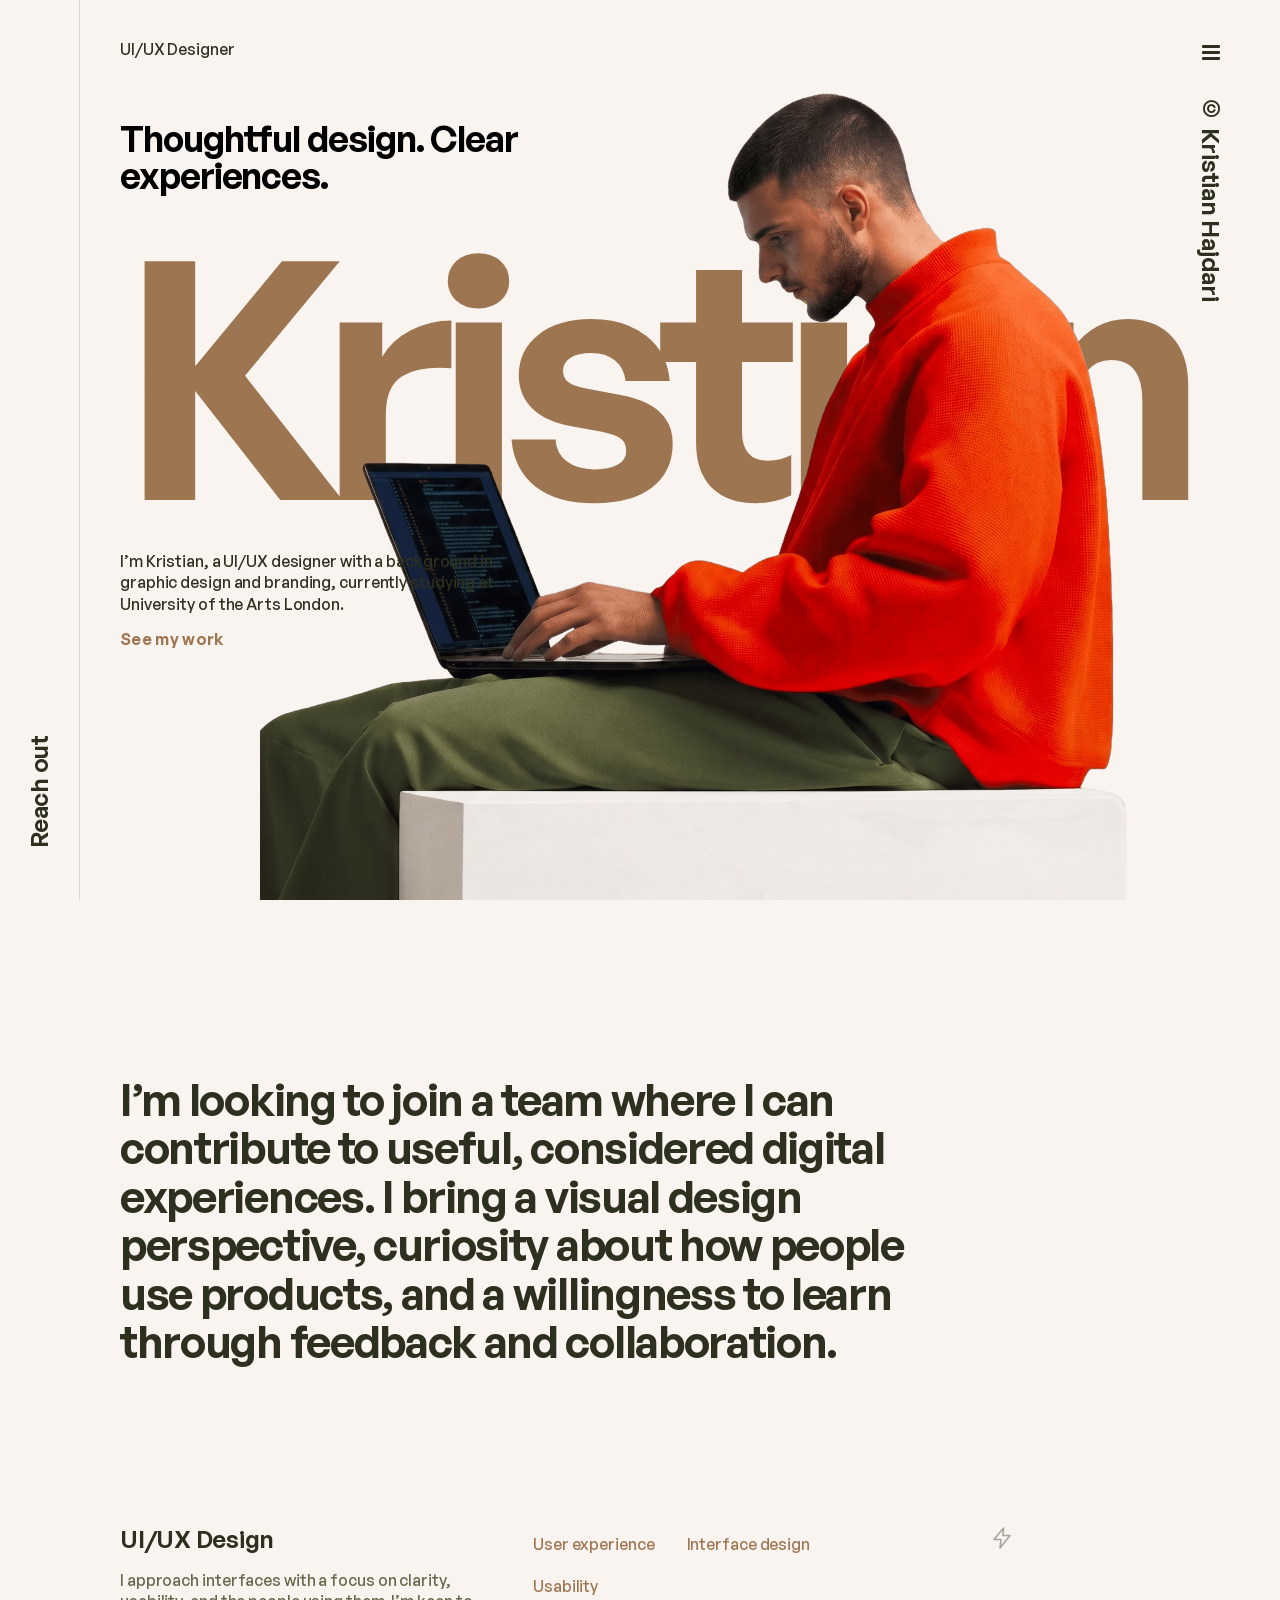
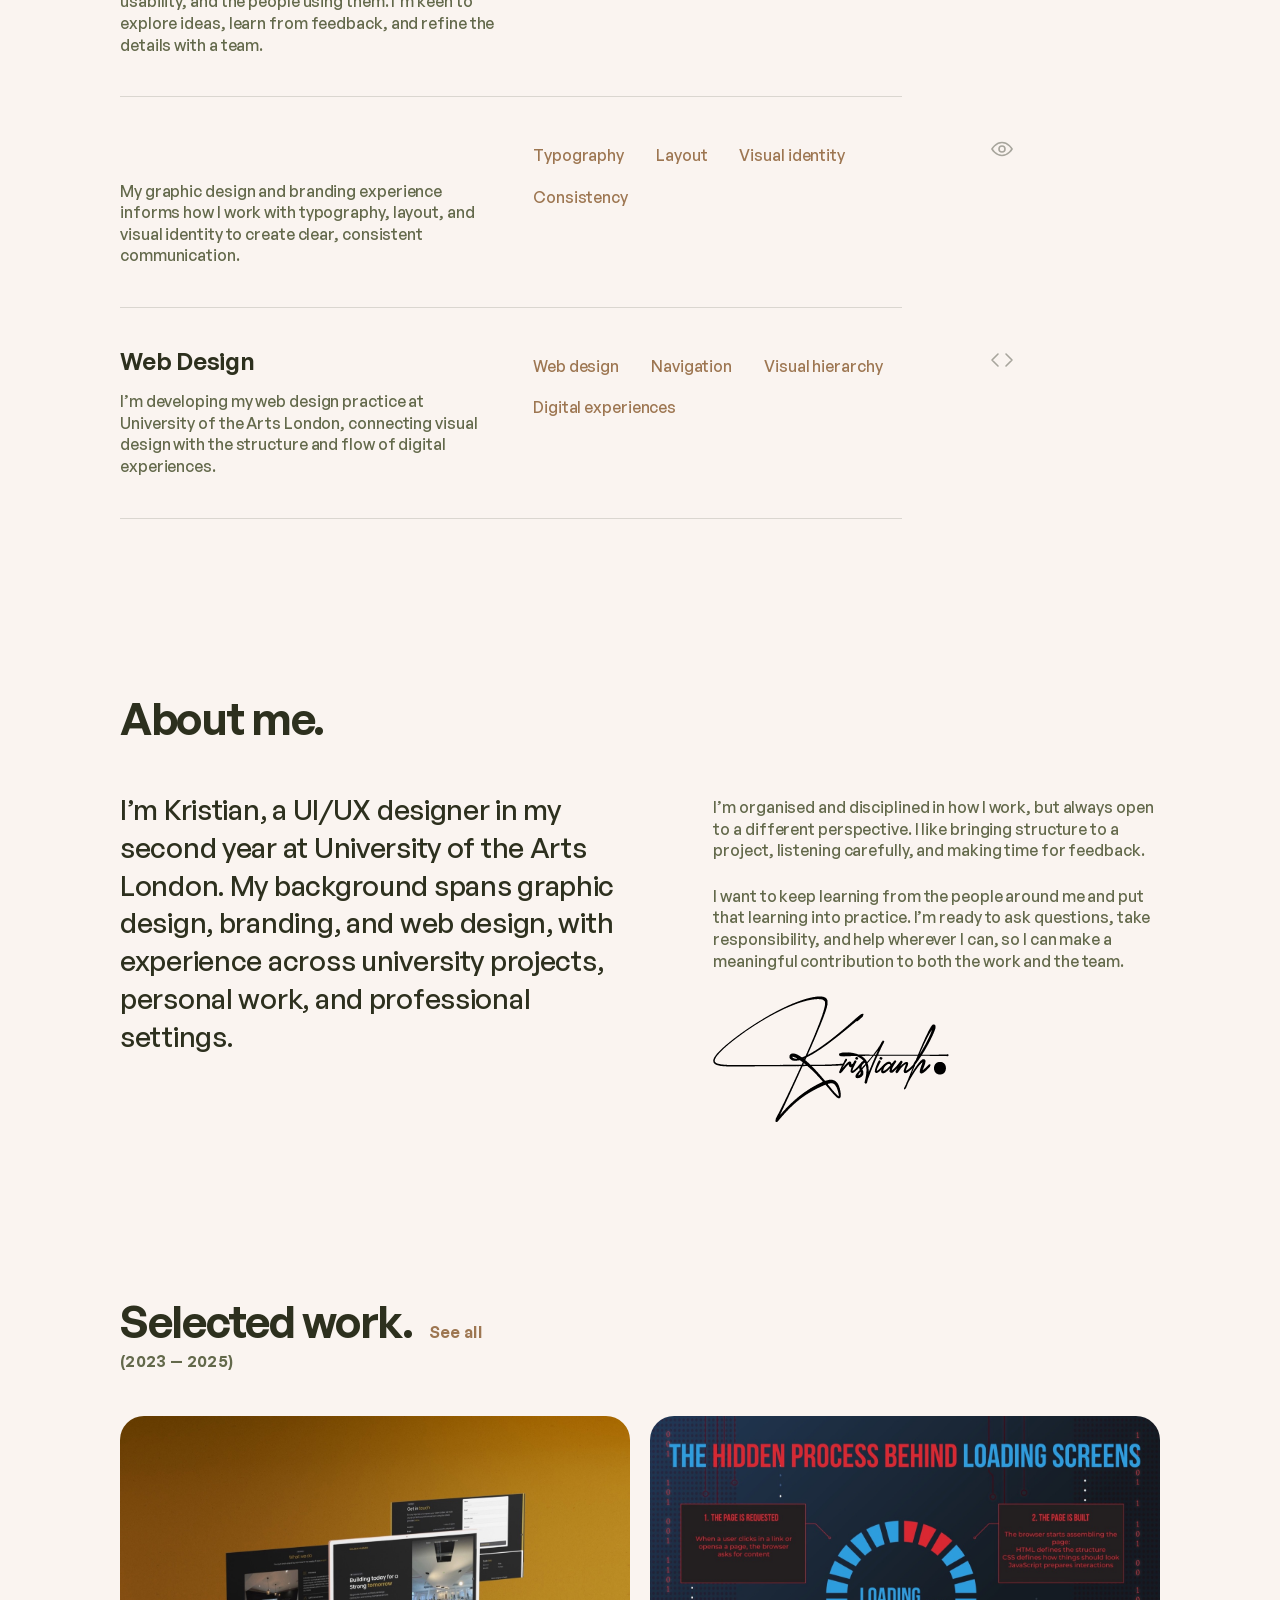
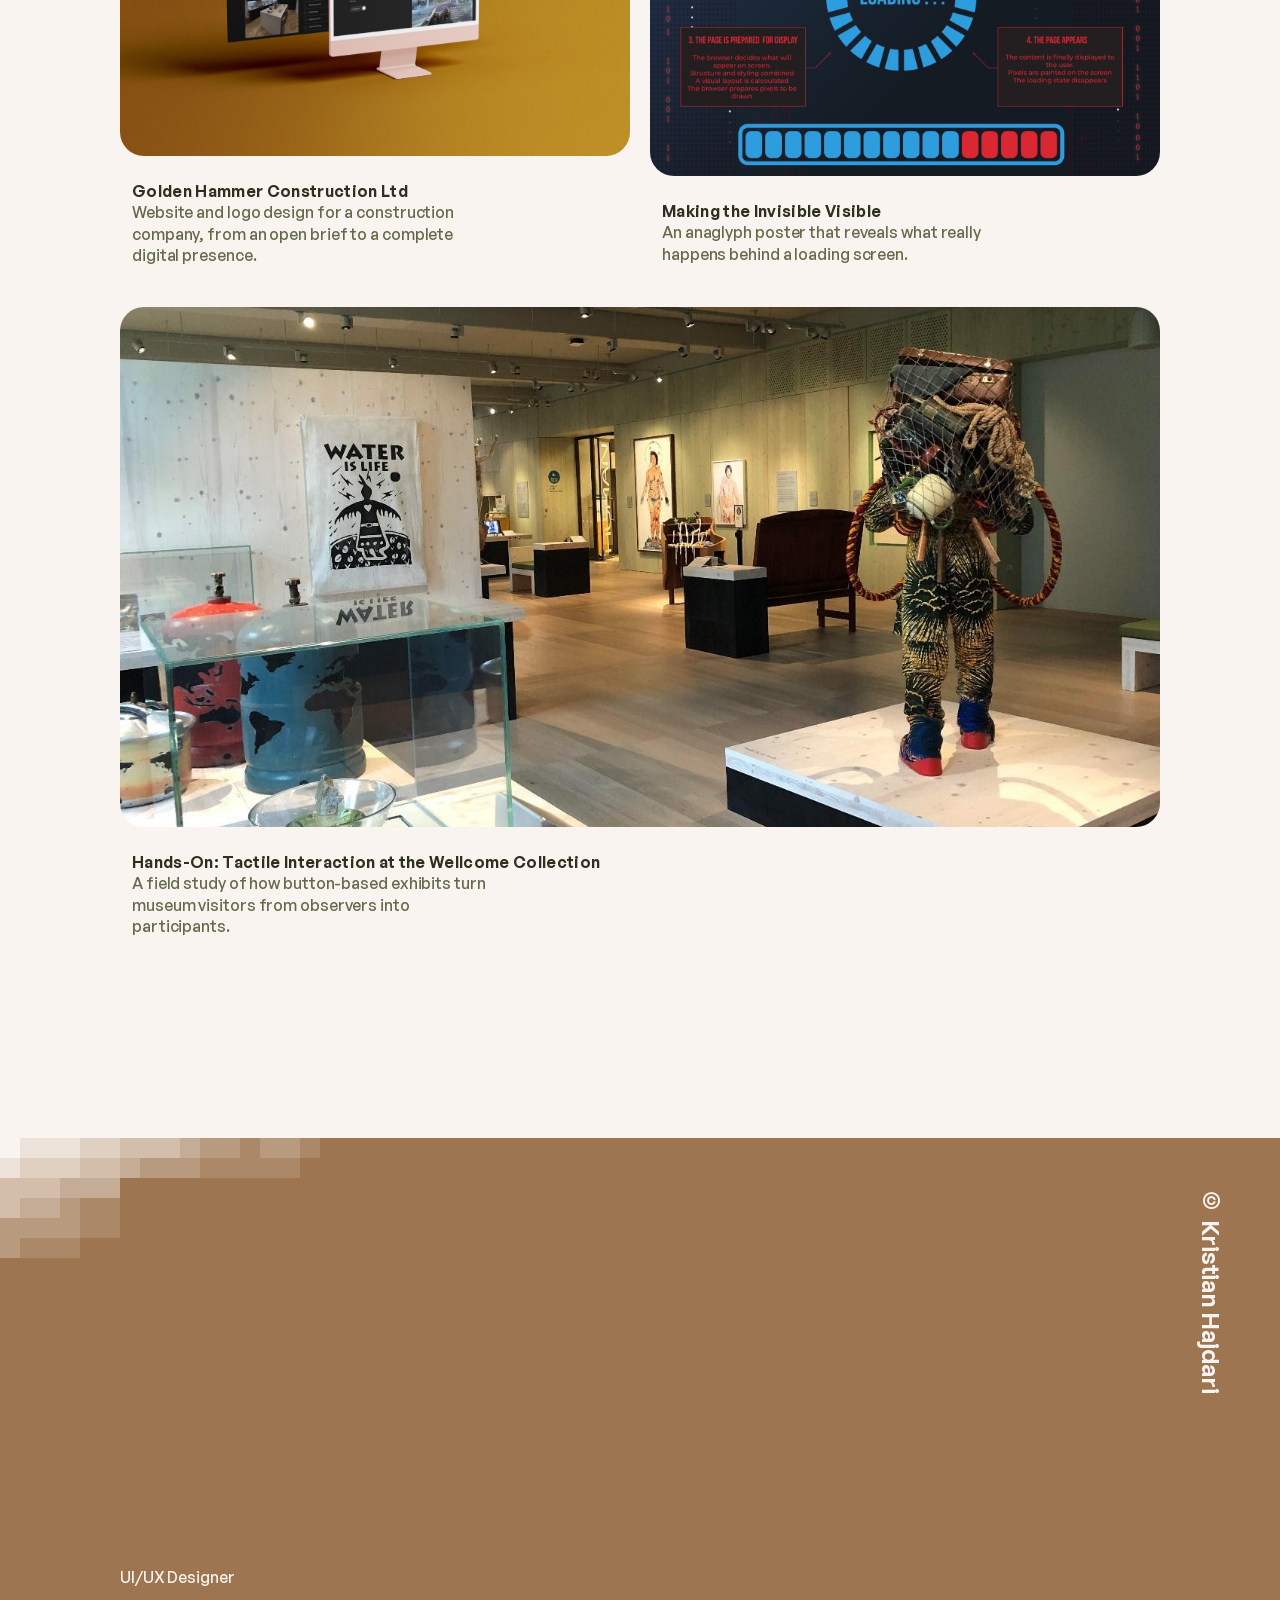
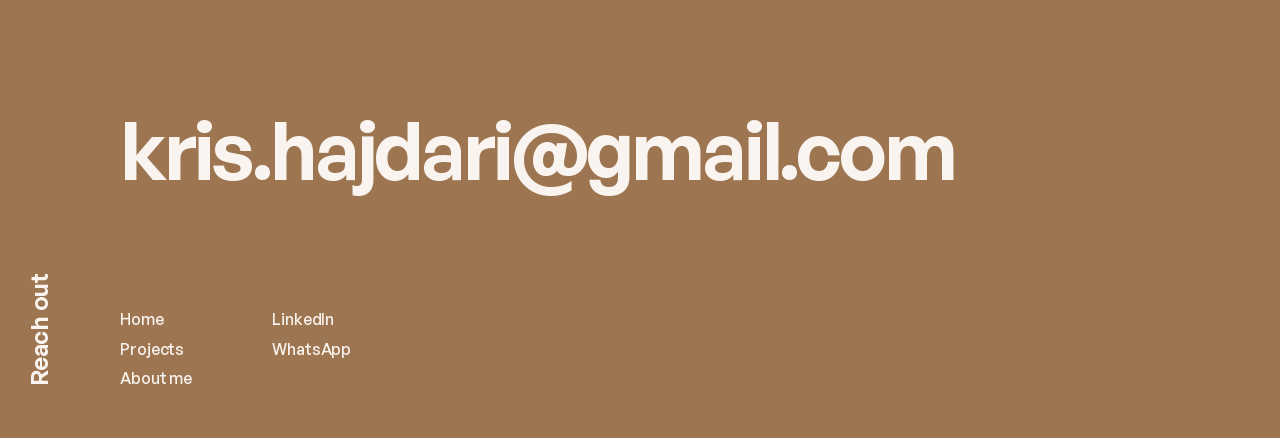
<file: docs/index.html>
<!DOCTYPE html>
<html lang="en">
<head>
  <meta charset="utf-8">
  <meta name="viewport" content="width=device-width, initial-scale=1">
  <title>Kristian | UI/UX Designer</title>
  <meta name="description" content="UI/UX designer with experience in graphic design and branding, studying at University of the Arts London and looking to join a design team.">
  <!-- Link preview (LinkedIn, WhatsApp, etc.). If the site address changes, update the two URLs below. -->
  <meta property="og:type" content="website">
  <meta property="og:site_name" content="Kristian Hajdari">
  <meta property="og:title" content="Kristian | UI/UX Designer">
  <meta property="og:description" content="UI/UX designer with experience in graphic design and branding, studying at University of the Arts London and looking to join a design team.">
  <meta property="og:url" content="https://kristianhajdari.netlify.app/">
  <meta property="og:image" content="https://kristianhajdari.netlify.app/images/og-image.jpg">
  <meta property="og:image:width" content="1200">
  <meta property="og:image:height" content="630">
  <meta name="twitter:card" content="summary_large_image">
  <link rel="icon" href="images/favicon.svg">
  <link rel="preload" as="image" href="images/hero-kristian.avif" type="image/avif" fetchpriority="high">
  <link rel="stylesheet" href="css/style.css">
</head>
<body>

  <!-- Phone-only bars -->
  <header class="topbar">
    <a href="index.html">© Kristian Hajdari</a>
    <button class="menu-button" type="button" aria-label="Open menu" data-menu-open><span></span><span></span><span></span></button>
  </header>
  <a class="bottombar" href="contact.html">Reach out</a>

  <div class="frame">
    <aside class="rail rail--left">
      <a class="vertical-up" href="contact.html">Reach out</a>
    </aside>

    <main class="content">

      <!-- Hero -->
      <section class="hero">
        <p class="hero__role">UI/UX Designer</p>
        <h1 class="hero__title">Thoughtful design. Clear experiences.</h1>
        <p class="hero__name" aria-hidden="true">Kristian</p>
        <p class="hero__intro">I’m Kristian, a UI/UX designer with a background in graphic design and branding, currently studying at University of the Arts London.</p>
        <a class="hero__cta label link-accent" href="#work">See my work</a>
        <picture><source srcset="images/hero-kristian.avif" type="image/avif"><img class="hero__image" src="images/hero-kristian.png" alt="" width="2048" height="2048" fetchpriority="high"></picture>
      </section>

      <!-- Statement -->
      <section class="statement">
        <h2 class="title-lg">I’m looking to join a team where I can contribute to useful, considered digital experiences. I bring a visual design perspective, curiosity about how people use products, and a willingness to learn through feedback and collaboration.</h2>
      </section>

      <!-- What I do -->
      <section class="services">
        <div class="service">
          <div class="service__text">
            <h2 class="title-sm">UI/UX Design</h2>
            <p class="text-soft">I approach interfaces with a focus on clarity, usability, and the people using them. I’m keen to explore ideas, learn from feedback, and refine the details with a team.</p>
          </div>
          <ul class="tags">
            <li>User experience</li>
            <li>Interface design</li>
            <li>Usability</li>
          </ul>
          <svg class="service__icon" viewBox="0 0 24 24" fill="none" stroke="currentColor" stroke-width="1.6" stroke-linejoin="round" aria-hidden="true"><path d="M13.5 2 4 13.5h7L10 22l10-12.5h-7L13.5 2Z"/></svg>
        </div>

        <div class="service">
          <div class="service__text">
            <h2 class="title-sm">Graphic Design &amp; Branding</h2>
            <p class="text-soft">My graphic design and branding experience informs how I work with typography, layout, and visual identity to create clear, consistent communication.</p>
          </div>
          <ul class="tags">
            <li>Typography</li>
            <li>Layout</li>
            <li>Visual identity</li>
            <li>Consistency</li>
          </ul>
          <svg class="service__icon" viewBox="0 0 24 24" fill="none" stroke="currentColor" stroke-width="1.6" aria-hidden="true"><path d="M2 12s3.6-6.5 10-6.5S22 12 22 12s-3.6 6.5-10 6.5S2 12 2 12Z"/><circle cx="12" cy="12" r="3"/></svg>
        </div>

        <div class="service">
          <div class="service__text">
            <h2 class="title-sm">Web Design</h2>
            <p class="text-soft">I’m developing my web design practice at University of the Arts London, connecting visual design with the structure and flow of digital experiences.</p>
          </div>
          <ul class="tags">
            <li>Web design</li>
            <li>Navigation</li>
            <li>Visual hierarchy</li>
            <li>Digital experiences</li>
          </ul>
          <svg class="service__icon" viewBox="0 0 24 24" fill="none" stroke="currentColor" stroke-width="1.6" stroke-linecap="round" stroke-linejoin="round" aria-hidden="true"><path d="m8 6-6 6 6 6M16 6l6 6-6 6"/></svg>
        </div>
      </section>

      <!-- About -->
      <section class="about" id="about">
        <h2 class="title-lg about__title">About me.</h2>
        <p class="about__lead">I’m Kristian, a UI/UX designer in my second year at University of the Arts London. My background spans graphic design, branding, and web design, with experience across university projects, personal work, and professional settings.</p>
        <div class="about__text">
          <p>I’m organised and disciplined in how I work, but always open to a different perspective. I like bringing structure to a project, listening carefully, and making time for feedback.</p>
          <p>I want to keep learning from the people around me and put that learning into practice. I’m ready to ask questions, take responsibility, and help wherever I can, so I can make a meaningful contribution to both the work and the team.</p>
          <img src="images/signature.webp" width="236" height="126" alt="Kristian Hajdari’s signature" loading="lazy" decoding="async">
        </div>
      </section>

      <!-- Selected work -->
      <section class="work" id="work">
        <div class="work__head">
          <h2 class="title-lg">Selected work.</h2>
          <a class="label link-accent" href="projects.html">See all</a>
        </div>
        <p class="work__years label">(2023 — 2025)</p>

        <div class="cards">
          <a class="card" href="projects/golden-hammer-construction.html">
            <div class="card__media"><img src="images/golden-hammer-cover.jpg" alt="Golden Hammer Construction website on a desktop screen" width="1400" height="933" loading="lazy" decoding="async"></div>
            <div class="card__body">
              <h3 class="label">Golden Hammer Construction Ltd</h3>
              <p>Website and logo design for a construction company, from an open brief to a complete digital presence.</p>
            </div>
          </a>
          <a class="card" href="projects/auralis.html">
            <div class="card__media"><img src="images/invisible-visible-cover.jpg" alt="Making the Invisible Visible — digital anaglyph poster" width="1400" height="989" loading="lazy" decoding="async"></div>
            <div class="card__body">
              <h3 class="label">Making the Invisible Visible</h3>
              <p>An anaglyph poster that reveals what really happens behind a loading screen.</p>
            </div>
          </a>
          <a class="card card--wide" href="projects/synta.html">
            <div class="card__media"><img src="images/wellcome-cover.jpg" alt="Being Human exhibition at the Wellcome Collection" width="1380" height="1035" loading="lazy" decoding="async"></div>
            <div class="card__body">
              <h3 class="label">Hands-On: Tactile Interaction at the Wellcome Collection</h3>
              <p>A field study of how button-based exhibits turn museum visitors from observers into participants.</p>
            </div>
          </a>
        </div>
      </section>

    </main>

    <aside class="rail rail--right">
      <button class="menu-button" type="button" aria-label="Open menu" data-menu-open><span></span><span></span><span></span></button>
      <a class="vertical-down" href="index.html">© Kristian Hajdari</a>
    </aside>
  </div>

  <!-- Footer -->
  <footer class="footer frame">
    <img class="footer__pixels" src="images/footer-pixels.svg" alt="" width="320" height="120" loading="lazy" decoding="async">
    <div class="rail rail--left">
      <a class="vertical-up" href="contact.html">Reach out</a>
    </div>
    <div class="footer__body">
      <p>UI/UX Designer</p>
      <a class="footer__email" href="mailto:kris.hajdari@gmail.com">kris.hajdari@gmail.com</a>
      <nav class="footer__links" aria-label="Footer">
        <a href="index.html">Home</a>
        <a href="projects.html">Projects</a>
        <a href="index.html#about">About me</a>
        <a href="https://www.linkedin.com/in/kristian-hajdari-100a4332a/" target="_blank" rel="noopener">LinkedIn</a>
        <a href="https://wa.me/447830264102" target="_blank" rel="noopener">WhatsApp</a>
      </nav>
    </div>
    <div class="rail rail--right">
      <a class="vertical-down" href="index.html">© Kristian Hajdari</a>
    </div>
  </footer>

  <!-- Slide-out menu -->
  <div class="menu" aria-hidden="true">
    <div class="menu__backdrop" data-menu-close></div>
    <nav class="menu__panel" aria-label="Main">
      <div class="menu__head">
        <a href="index.html">© Kristian Hajdari</a>
      </div>
      <div class="menu__links">
        <a href="index.html">Home</a>
        <a href="projects.html">Projects</a>
        <a href="index.html#about">About me</a>
        <a href="contact.html">Contact</a>
      </div>
      <p class="menu__role">UI/UX Designer</p>
    </nav>
  </div>

  <script src="js/main.js"></script>
</body>
</html>
</file>
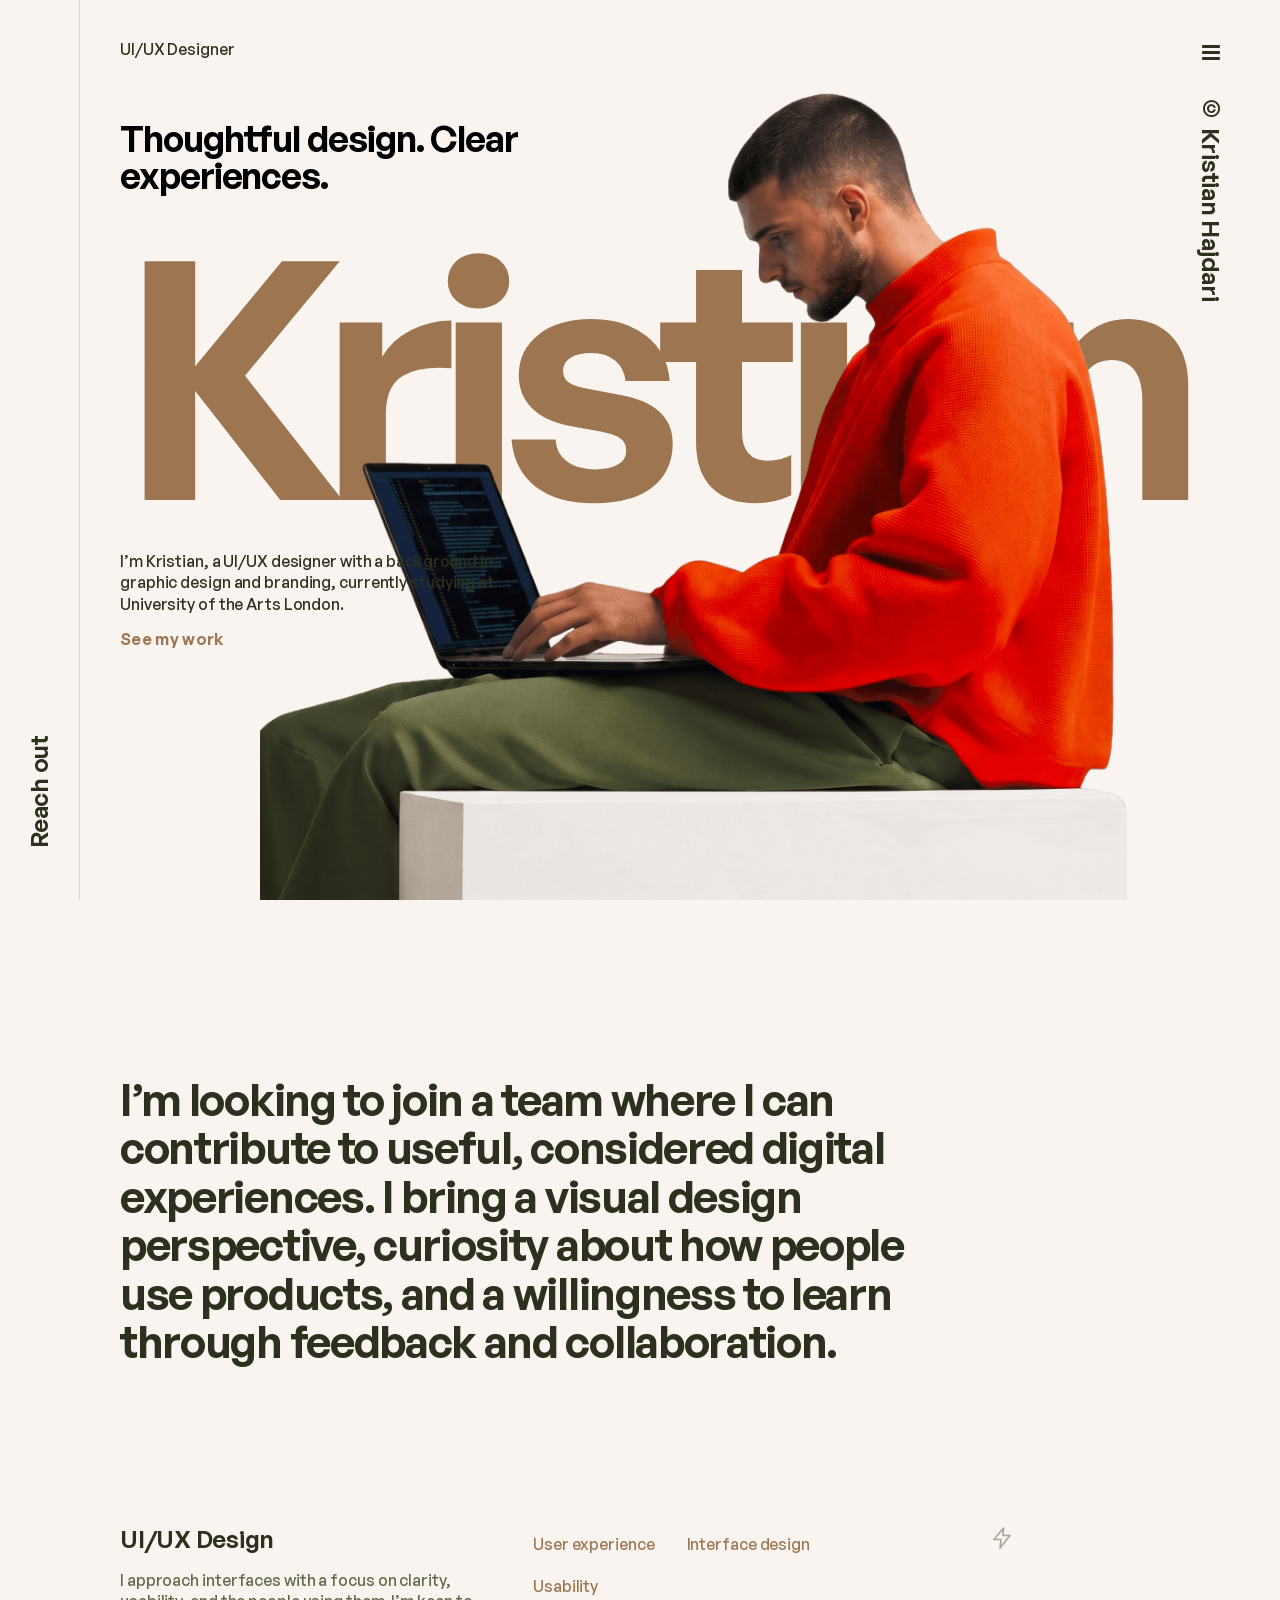
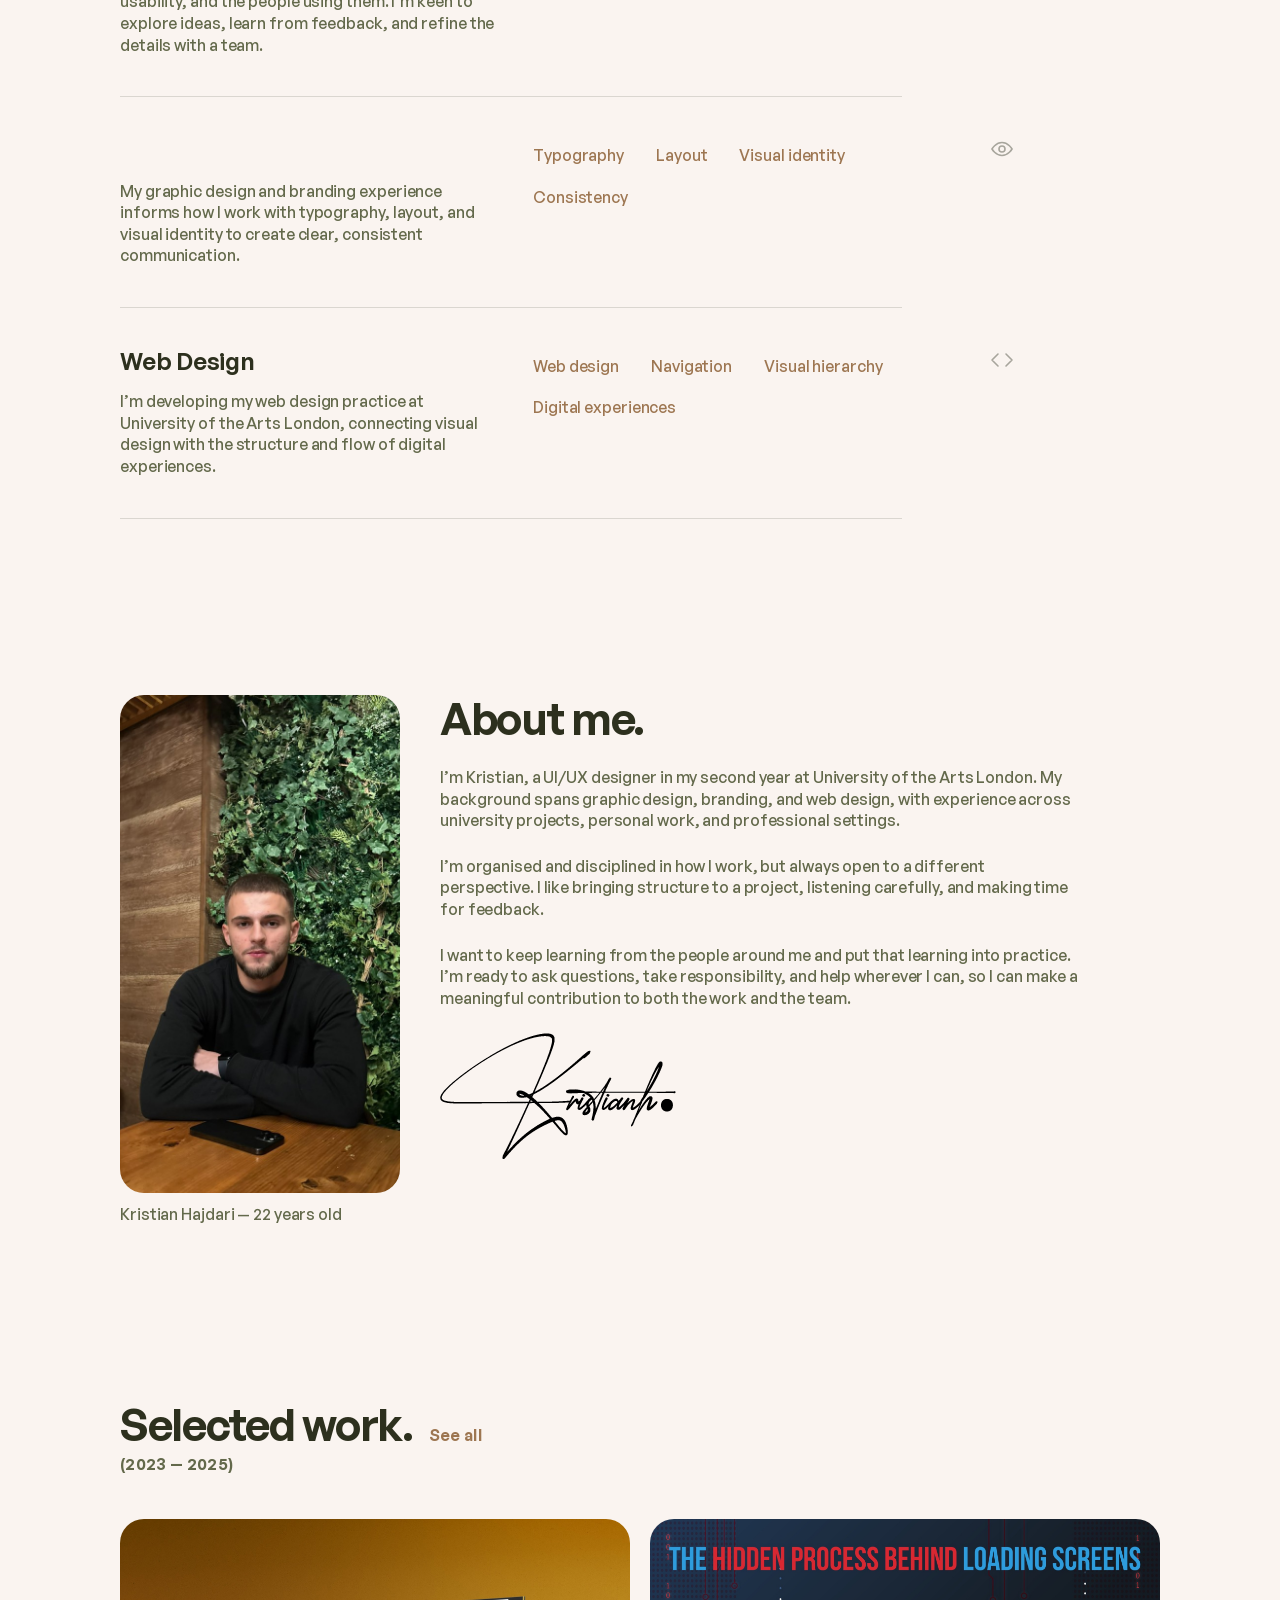
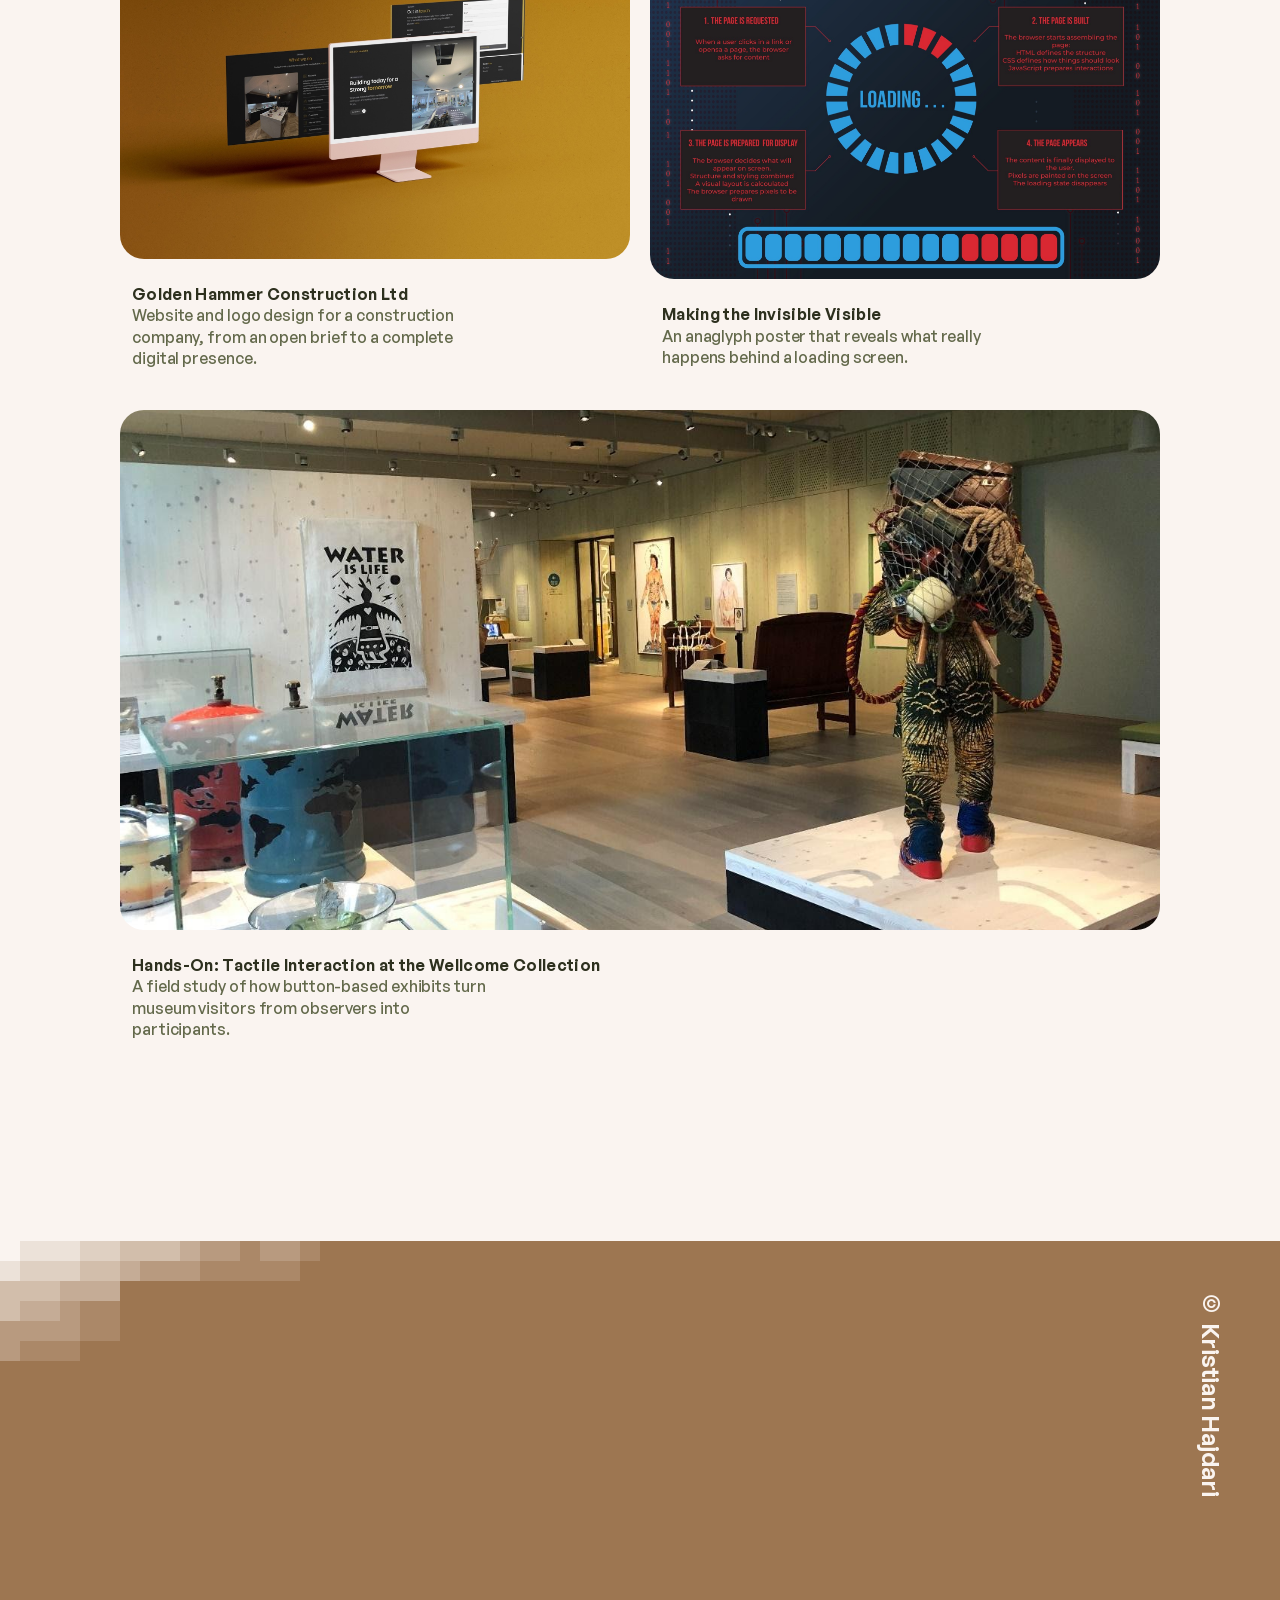
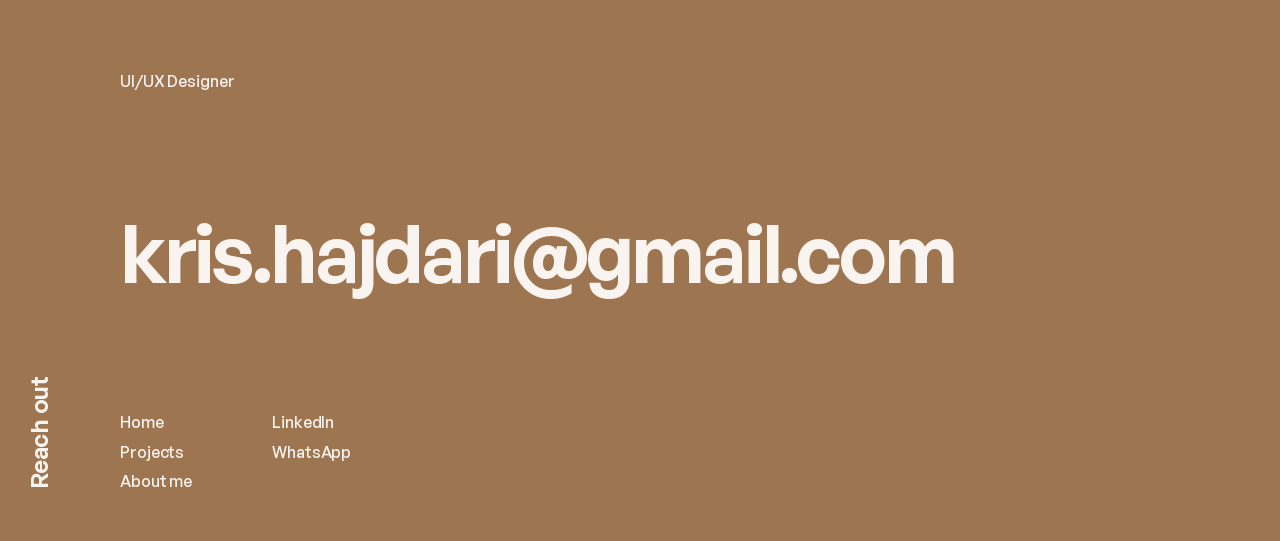
<file: website/index.html>
<!DOCTYPE html>
<html lang="en">
<head>
  <meta charset="utf-8">
  <meta name="viewport" content="width=device-width, initial-scale=1">
  <title>Kristian | UI/UX Designer</title>
  <meta name="description" content="UI/UX designer with experience in graphic design and branding, studying at University of the Arts London and looking to join a design team.">
  <!-- Link preview (LinkedIn, WhatsApp, etc.). If the site address changes, update the two URLs below. -->
  <meta property="og:type" content="website">
  <meta property="og:site_name" content="Kristian Hajdari">
  <meta property="og:title" content="Kristian | UI/UX Designer">
  <meta property="og:description" content="UI/UX designer with experience in graphic design and branding, studying at University of the Arts London and looking to join a design team.">
  <meta property="og:url" content="https://kristianhajdari.netlify.app/">
  <meta property="og:image" content="https://kristianhajdari.netlify.app/images/og-image.jpg">
  <meta property="og:image:width" content="1200">
  <meta property="og:image:height" content="630">
  <meta name="twitter:card" content="summary_large_image">
  <link rel="icon" href="images/favicon.svg">
  <link rel="stylesheet" href="css/style.css">
</head>
<body>

  <!-- Phone-only bars -->
  <header class="topbar">
    <a href="index.html">© Kristian Hajdari</a>
    <button class="menu-button" type="button" aria-label="Open menu" data-menu-open><span></span><span></span><span></span></button>
  </header>
  <a class="bottombar" href="contact.html">Reach out</a>

  <div class="frame">
    <aside class="rail rail--left">
      <a class="vertical-up" href="contact.html">Reach out</a>
    </aside>

    <main class="content">

      <!-- Hero -->
      <section class="hero">
        <p class="hero__role">UI/UX Designer</p>
        <h1 class="hero__title">Thoughtful design. Clear experiences.</h1>
        <p class="hero__name" aria-hidden="true">Kristian</p>
        <p class="hero__intro">I’m Kristian, a UI/UX designer with a background in graphic design and branding, currently studying at University of the Arts London.</p>
        <a class="hero__cta label link-accent" href="#work">See my work</a>
        <img class="hero__image" src="images/hero-kristian.png" alt="">
      </section>

      <!-- Statement -->
      <section class="statement">
        <h2 class="title-lg">I’m looking to join a team where I can contribute to useful, considered digital experiences. I bring a visual design perspective, curiosity about how people use products, and a willingness to learn through feedback and collaboration.</h2>
      </section>

      <!-- What I do -->
      <section class="services">
        <div class="service">
          <div class="service__text">
            <h2 class="title-sm">UI/UX Design</h2>
            <p class="text-soft">I approach interfaces with a focus on clarity, usability, and the people using them. I’m keen to explore ideas, learn from feedback, and refine the details with a team.</p>
          </div>
          <ul class="tags">
            <li>User experience</li>
            <li>Interface design</li>
            <li>Usability</li>
          </ul>
          <svg class="service__icon" viewBox="0 0 24 24" fill="none" stroke="currentColor" stroke-width="1.6" stroke-linejoin="round" aria-hidden="true"><path d="M13.5 2 4 13.5h7L10 22l10-12.5h-7L13.5 2Z"/></svg>
        </div>

        <div class="service">
          <div class="service__text">
            <h2 class="title-sm">Graphic Design &amp; Branding</h2>
            <p class="text-soft">My graphic design and branding experience informs how I work with typography, layout, and visual identity to create clear, consistent communication.</p>
          </div>
          <ul class="tags">
            <li>Typography</li>
            <li>Layout</li>
            <li>Visual identity</li>
            <li>Consistency</li>
          </ul>
          <svg class="service__icon" viewBox="0 0 24 24" fill="none" stroke="currentColor" stroke-width="1.6" aria-hidden="true"><path d="M2 12s3.6-6.5 10-6.5S22 12 22 12s-3.6 6.5-10 6.5S2 12 2 12Z"/><circle cx="12" cy="12" r="3"/></svg>
        </div>

        <div class="service">
          <div class="service__text">
            <h2 class="title-sm">Web Design</h2>
            <p class="text-soft">I’m developing my web design practice at University of the Arts London, connecting visual design with the structure and flow of digital experiences.</p>
          </div>
          <ul class="tags">
            <li>Web design</li>
            <li>Navigation</li>
            <li>Visual hierarchy</li>
            <li>Digital experiences</li>
          </ul>
          <svg class="service__icon" viewBox="0 0 24 24" fill="none" stroke="currentColor" stroke-width="1.6" stroke-linecap="round" stroke-linejoin="round" aria-hidden="true"><path d="m8 6-6 6 6 6M16 6l6 6-6 6"/></svg>
        </div>
      </section>

      <!-- About -->
      <section class="about" id="about">
        <figure class="about__photo">
          <img src="images/portrait.jpg" alt="Portrait of Kristian Hajdari">
          <figcaption>Kristian Hajdari — 22 years old</figcaption>
        </figure>
        <div class="about__text">
          <h2 class="title-lg">About me.</h2>
          <p>I’m Kristian, a UI/UX designer in my second year at University of the Arts London. My background spans graphic design, branding, and web design, with experience across university projects, personal work, and professional settings.</p>
          <p>I’m organised and disciplined in how I work, but always open to a different perspective. I like bringing structure to a project, listening carefully, and making time for feedback.</p>
          <p>I want to keep learning from the people around me and put that learning into practice. I’m ready to ask questions, take responsibility, and help wherever I can, so I can make a meaningful contribution to both the work and the team.</p>
          <img src="images/signature.webp" width="236" height="126" alt="Kristian Hajdari’s signature">
        </div>
      </section>

      <!-- Selected work -->
      <section class="work" id="work">
        <div class="work__head">
          <h2 class="title-lg">Selected work.</h2>
          <a class="label link-accent" href="projects.html">See all</a>
        </div>
        <p class="work__years label">(2023 — 2025)</p>

        <div class="cards">
          <a class="card" href="projects/golden-hammer-construction.html">
            <div class="card__media"><img src="images/golden-hammer-cover.jpg" alt="Golden Hammer Construction website on a desktop screen"></div>
            <div class="card__body">
              <h3 class="label">Golden Hammer Construction Ltd</h3>
              <p>Website and logo design for a construction company, from an open brief to a complete digital presence.</p>
            </div>
          </a>
          <a class="card" href="projects/auralis.html">
            <div class="card__media"><img src="images/invisible-visible-cover.jpg" alt="Making the Invisible Visible — digital anaglyph poster"></div>
            <div class="card__body">
              <h3 class="label">Making the Invisible Visible</h3>
              <p>An anaglyph poster that reveals what really happens behind a loading screen.</p>
            </div>
          </a>
          <a class="card card--wide" href="projects/synta.html">
            <div class="card__media"><img src="images/wellcome-cover.jpg" alt="Being Human exhibition at the Wellcome Collection"></div>
            <div class="card__body">
              <h3 class="label">Hands-On: Tactile Interaction at the Wellcome Collection</h3>
              <p>A field study of how button-based exhibits turn museum visitors from observers into participants.</p>
            </div>
          </a>
        </div>
      </section>

    </main>

    <aside class="rail rail--right">
      <button class="menu-button" type="button" aria-label="Open menu" data-menu-open><span></span><span></span><span></span></button>
      <a class="vertical-down" href="index.html">© Kristian Hajdari</a>
    </aside>
  </div>

  <!-- Footer -->
  <footer class="footer frame">
    <img class="footer__pixels" src="images/footer-pixels.svg" alt="">
    <div class="rail rail--left">
      <a class="vertical-up" href="contact.html">Reach out</a>
    </div>
    <div class="footer__body">
      <p>UI/UX Designer</p>
      <a class="footer__email" href="mailto:kris.hajdari@gmail.com">kris.hajdari@gmail.com</a>
      <nav class="footer__links" aria-label="Footer">
        <a href="index.html">Home</a>
        <a href="projects.html">Projects</a>
        <a href="index.html#about">About me</a>
        <a href="https://www.linkedin.com/in/kristian-hajdari-100a4332a/" target="_blank" rel="noopener">LinkedIn</a>
        <a href="https://wa.me/447830264102" target="_blank" rel="noopener">WhatsApp</a>
      </nav>
    </div>
    <div class="rail rail--right">
      <a class="vertical-down" href="index.html">© Kristian Hajdari</a>
    </div>
  </footer>

  <!-- Slide-out menu -->
  <div class="menu" aria-hidden="true">
    <div class="menu__backdrop" data-menu-close></div>
    <nav class="menu__panel" aria-label="Main">
      <div class="menu__head">
        <a href="index.html">© Kristian Hajdari</a>
      </div>
      <div class="menu__links">
        <a href="index.html">Home</a>
        <a href="projects.html">Projects</a>
        <a href="index.html#about">About me</a>
        <a href="contact.html">Contact</a>
      </div>
      <p class="menu__role">UI/UX Designer</p>
    </nav>
  </div>

  <script src="js/main.js"></script>
</body>
</html>
</file>
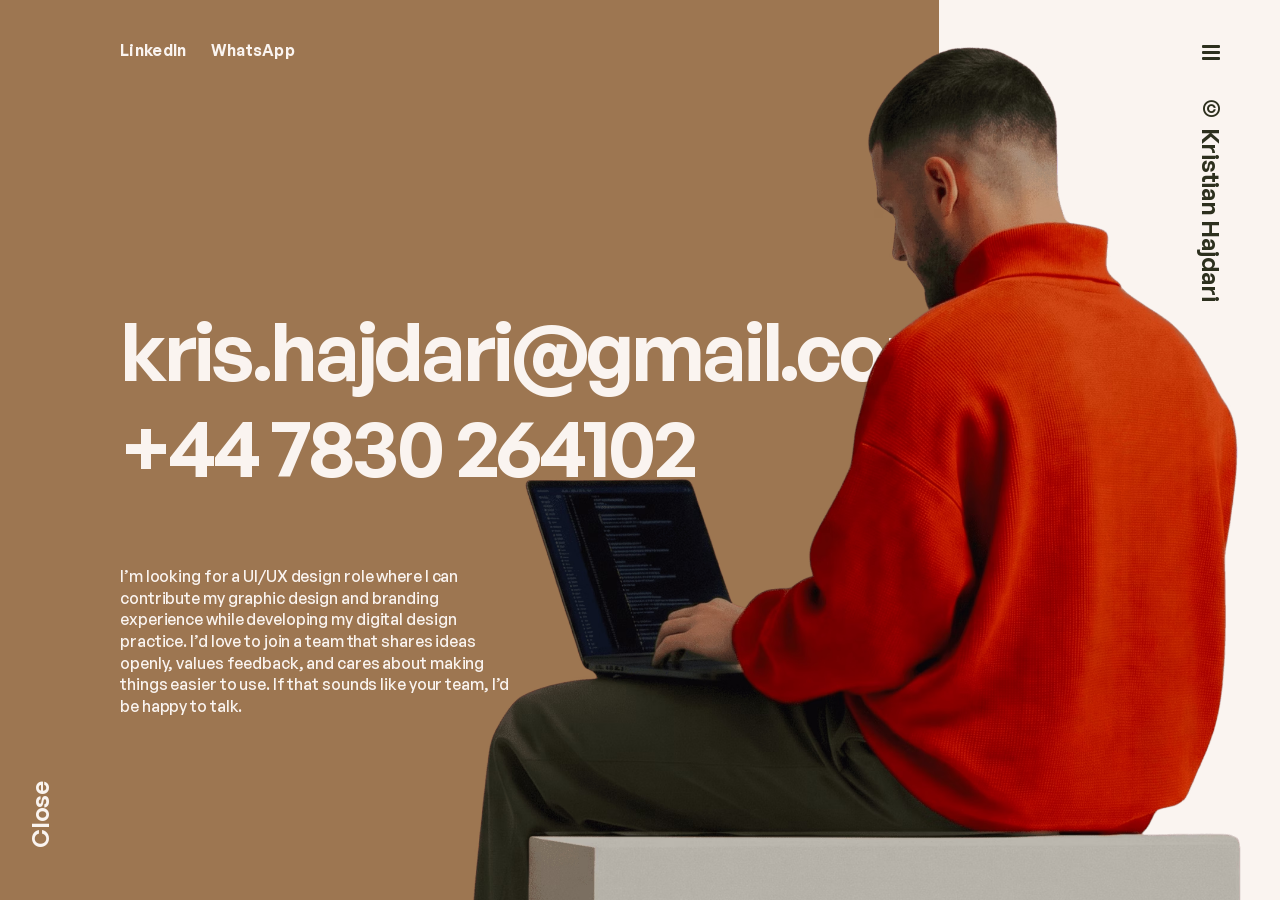
<file: docs/contact.html>
<!DOCTYPE html>
<html lang="en">
<head>
  <meta charset="utf-8">
  <meta name="viewport" content="width=device-width, initial-scale=1">
  <title>Contact – Kristian Hajdari</title>
  <meta name="description" content="Kristian Hajdari is a London-based UI/UX designer studying at UAL London College of Communication, designing websites, brands and research-led digital experiences.">
  <!-- Link preview (LinkedIn, WhatsApp, etc.). If the site address changes, update the two URLs below. -->
  <meta property="og:type" content="website">
  <meta property="og:site_name" content="Kristian Hajdari">
  <meta property="og:title" content="Contact – Kristian Hajdari">
  <meta property="og:description" content="Kristian Hajdari is a London-based UI/UX designer studying at UAL London College of Communication, designing websites, brands and research-led digital experiences.">
  <meta property="og:url" content="https://kristianhajdari.netlify.app/contact.html">
  <meta property="og:image" content="https://kristianhajdari.netlify.app/images/og-image.jpg">
  <meta property="og:image:width" content="1200">
  <meta property="og:image:height" content="630">
  <meta name="twitter:card" content="summary_large_image">
  <link rel="icon" href="images/favicon.svg">
  <link rel="stylesheet" href="css/style.css">
</head>
<body class="contact-page">

  <!-- Phone-only bars -->
  <header class="topbar">
    <a href="index.html">© Kristian Hajdari</a>
    <button class="menu-button" type="button" aria-label="Open menu" data-menu-open><span></span><span></span><span></span></button>
  </header>
  <a class="bottombar" href="index.html">Close</a>

  <div class="frame contact">
    <aside class="rail rail--left">
      <a class="vertical-up" href="index.html">Close</a>
    </aside>

    <main class="contact__body">
      <nav class="contact__social label" aria-label="Social">
        <a href="https://www.linkedin.com/in/kristian-hajdari-100a4332a/" target="_blank" rel="noopener">LinkedIn</a>
        <a href="https://wa.me/447830264102" target="_blank" rel="noopener">WhatsApp</a>
      </nav>

      <h1 class="contact__email"><a href="mailto:kris.hajdari@gmail.com">kris.hajdari@gmail.com</a></h1>
      <p class="contact__email contact__phone"><a href="tel:+447830264102">+44 7830 264102</a></p>

      <p class="contact__note">I’m looking for a UI/UX design role where I can contribute my graphic design and branding experience while developing my digital design practice. I’d love to join a team that shares ideas openly, values feedback, and cares about making things easier to use. If that sounds like your team, I’d be happy to talk.</p>
    </main>

    <picture><source srcset="images/contact-kristian.avif" type="image/avif"><img class="contact__photo" src="images/contact-kristian.png" alt="" width="2368" height="1792" fetchpriority="high"></picture>

    <aside class="rail rail--right">
      <button class="menu-button" type="button" aria-label="Open menu" data-menu-open><span></span><span></span><span></span></button>
      <a class="vertical-down" href="index.html">© Kristian Hajdari</a>
    </aside>
  </div>

  <!-- Slide-out menu -->
  <div class="menu" aria-hidden="true">
    <div class="menu__backdrop" data-menu-close></div>
    <nav class="menu__panel" aria-label="Main">
      <div class="menu__head">
        <a href="index.html">© Kristian Hajdari</a>
      </div>
      <div class="menu__links">
        <a href="index.html">Home</a>
        <a href="projects.html">Projects</a>
        <a href="index.html#about">About me</a>
        <a href="contact.html">Contact</a>
      </div>
      <p class="menu__role">UI/UX Designer</p>
    </nav>
  </div>

  <script src="js/main.js"></script>
</body>
</html>
</file>
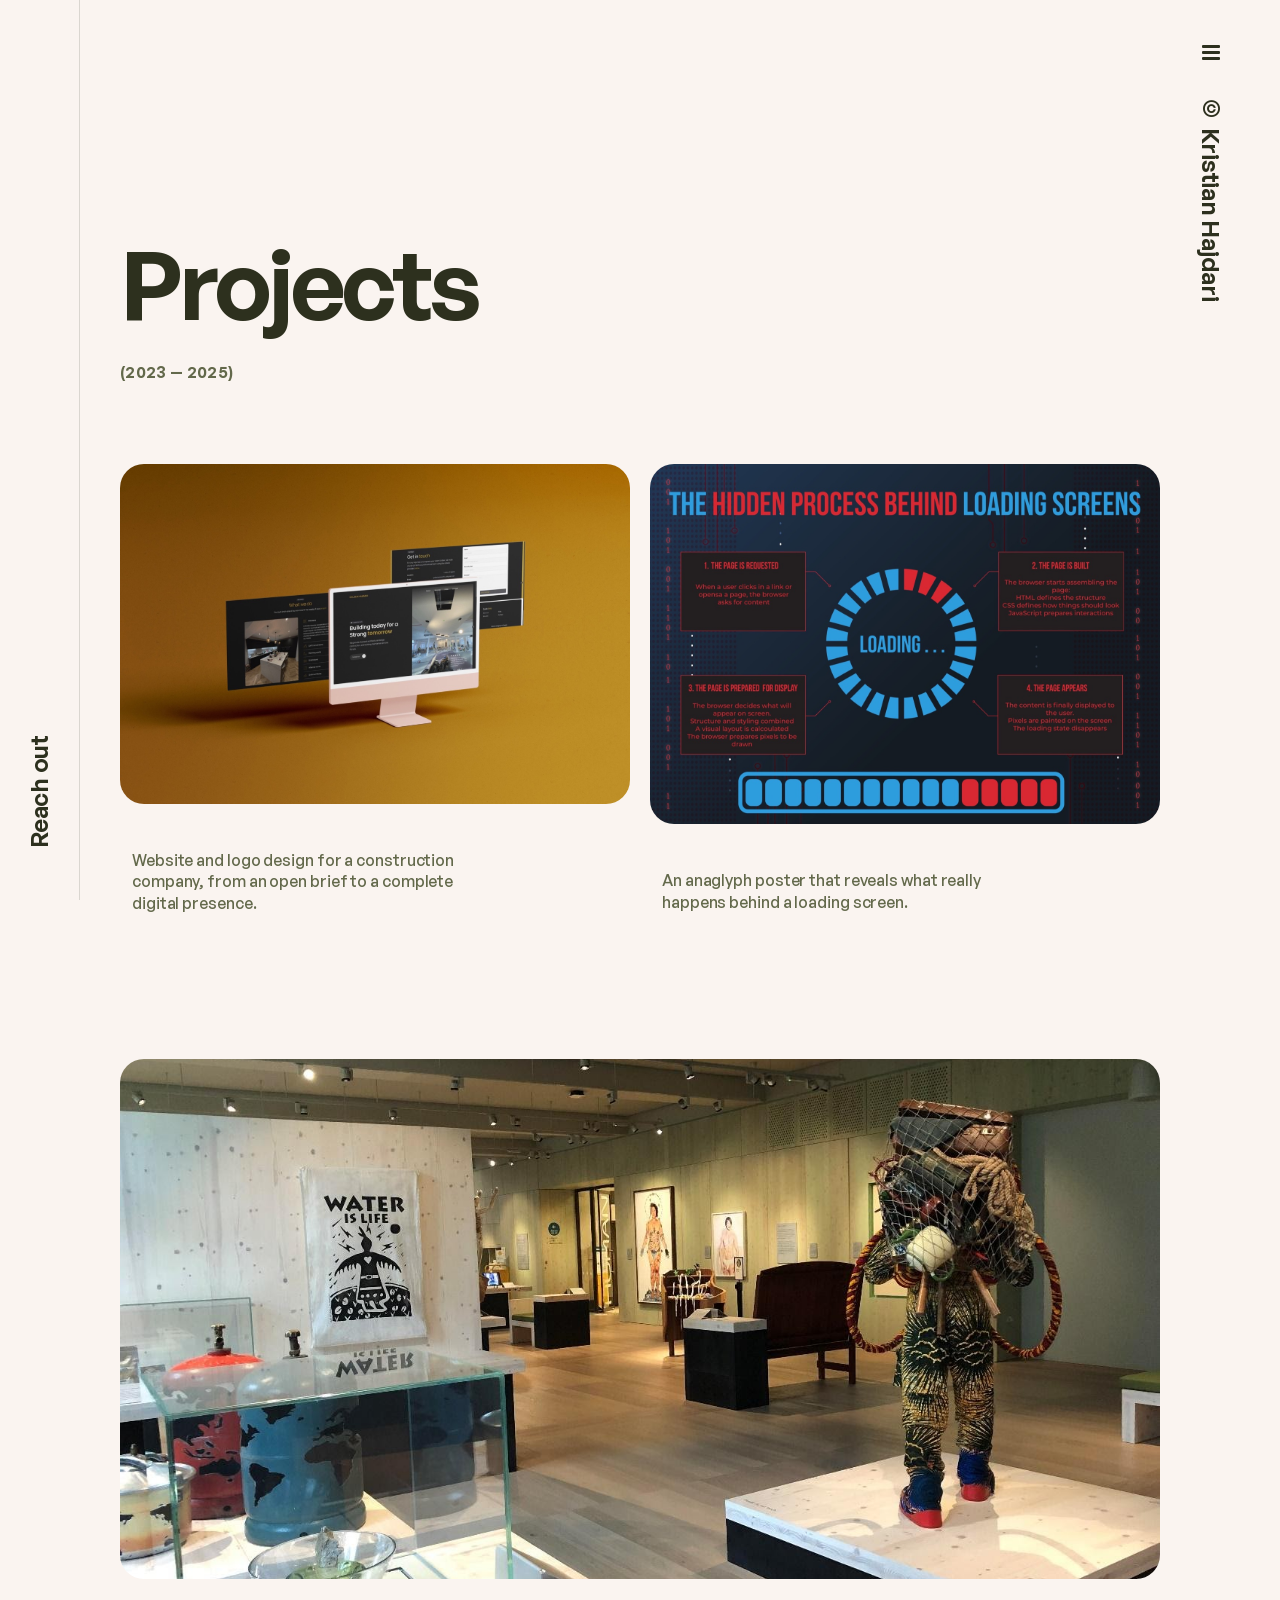
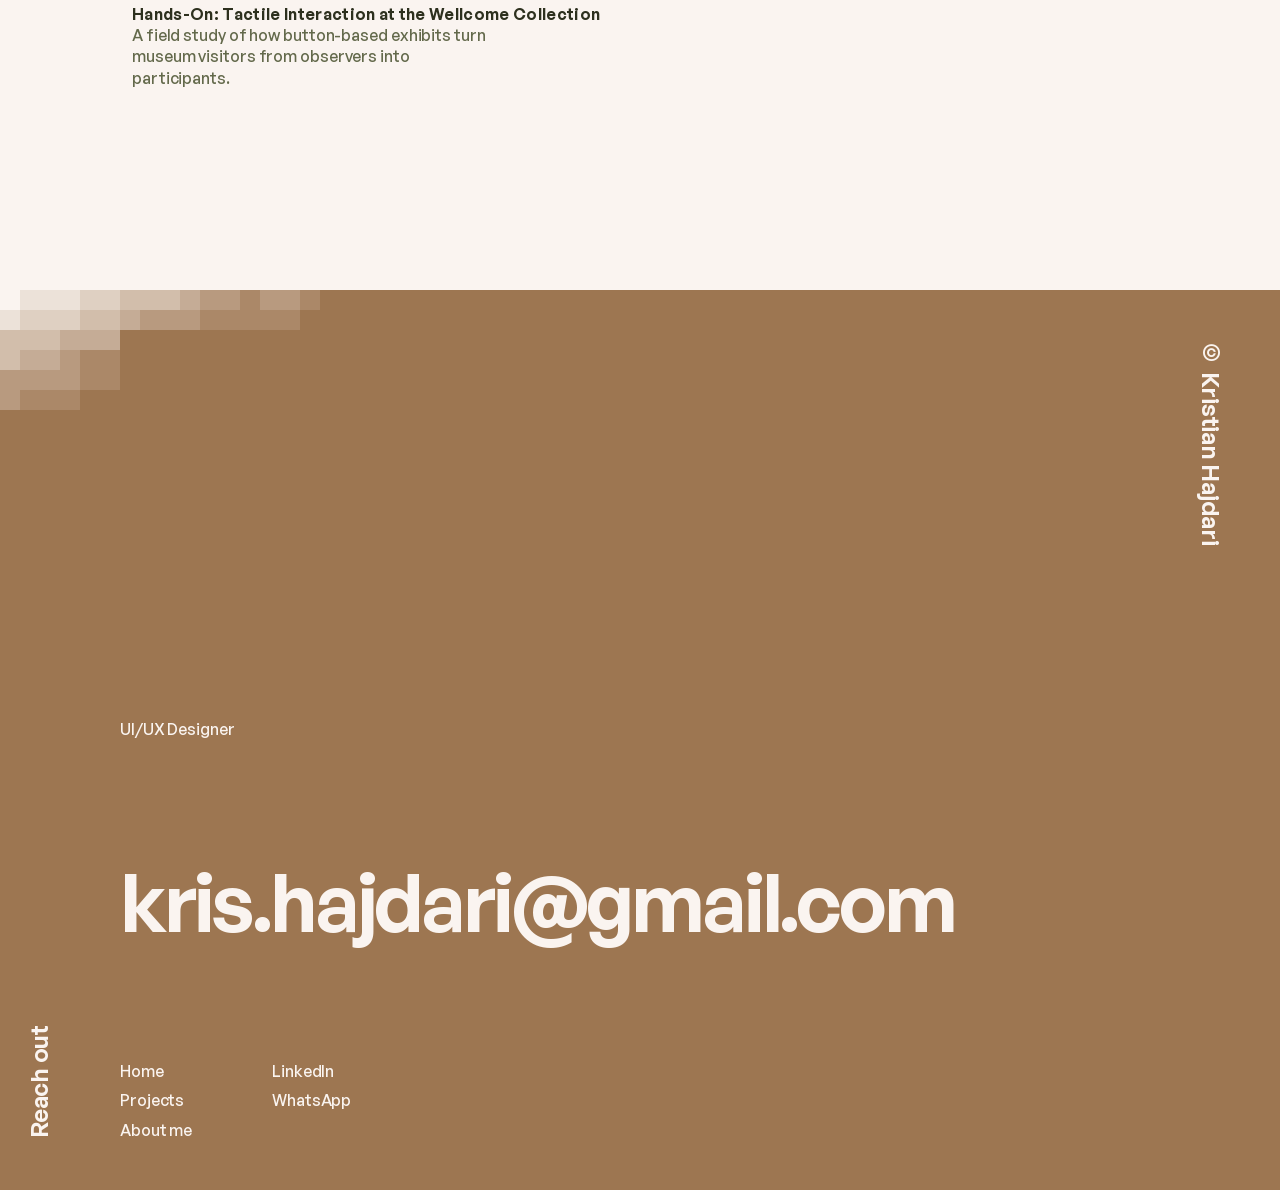
<file: docs/projects.html>
<!DOCTYPE html>
<html lang="en">
<head>
  <meta charset="utf-8">
  <meta name="viewport" content="width=device-width, initial-scale=1">
  <title>Projects – Kristian Hajdari</title>
  <meta name="description" content="Kristian Hajdari is a London-based UI/UX designer studying at UAL London College of Communication, designing websites, brands and research-led digital experiences.">
  <!-- Link preview (LinkedIn, WhatsApp, etc.). If the site address changes, update the two URLs below. -->
  <meta property="og:type" content="website">
  <meta property="og:site_name" content="Kristian Hajdari">
  <meta property="og:title" content="Projects – Kristian Hajdari">
  <meta property="og:description" content="Kristian Hajdari is a London-based UI/UX designer studying at UAL London College of Communication, designing websites, brands and research-led digital experiences.">
  <meta property="og:url" content="https://kristianhajdari.netlify.app/projects.html">
  <meta property="og:image" content="https://kristianhajdari.netlify.app/images/og-image.jpg">
  <meta property="og:image:width" content="1200">
  <meta property="og:image:height" content="630">
  <meta name="twitter:card" content="summary_large_image">
  <link rel="icon" href="images/favicon.svg">
  <link rel="stylesheet" href="css/style.css">
</head>
<body>

  <!-- Phone-only bars -->
  <header class="topbar">
    <a href="index.html">© Kristian Hajdari</a>
    <button class="menu-button" type="button" aria-label="Open menu" data-menu-open><span></span><span></span><span></span></button>
  </header>
  <a class="bottombar" href="contact.html">Reach out</a>

  <div class="frame">
    <aside class="rail rail--left">
      <a class="vertical-up" href="contact.html">Reach out</a>
    </aside>

    <main class="content list-page">
      <h1 class="page-title">Projects</h1>
      <p class="list-page__years label">(2023 — 2025)</p>

      <div class="cards cards--loose">
        <a class="card" href="projects/golden-hammer-construction.html">
          <div class="card__media"><img src="images/golden-hammer-cover.jpg" alt="Golden Hammer Construction website on a desktop screen" width="1400" height="933" loading="lazy" decoding="async"></div>
          <div class="card__body">
            <h2 class="label">Golden Hammer Construction Ltd</h2>
            <p>Website and logo design for a construction company, from an open brief to a complete digital presence.</p>
          </div>
        </a>
        <a class="card" href="projects/auralis.html">
          <div class="card__media"><img src="images/invisible-visible-cover.jpg" alt="Making the Invisible Visible — digital anaglyph poster" width="1400" height="989" loading="lazy" decoding="async"></div>
          <div class="card__body">
            <h2 class="label">Making the Invisible Visible</h2>
            <p>An anaglyph poster that reveals what really happens behind a loading screen.</p>
          </div>
        </a>
        <a class="card card--wide" href="projects/synta.html">
          <div class="card__media"><img src="images/wellcome-cover.jpg" alt="Being Human exhibition at the Wellcome Collection" width="1380" height="1035" loading="lazy" decoding="async"></div>
          <div class="card__body">
            <h2 class="label">Hands-On: Tactile Interaction at the Wellcome Collection</h2>
            <p>A field study of how button-based exhibits turn museum visitors from observers into participants.</p>
          </div>
        </a>
      </div>
    </main>

    <aside class="rail rail--right">
      <button class="menu-button" type="button" aria-label="Open menu" data-menu-open><span></span><span></span><span></span></button>
      <a class="vertical-down" href="index.html">© Kristian Hajdari</a>
    </aside>
  </div>

  <!-- Footer -->
  <footer class="footer frame">
    <img class="footer__pixels" src="images/footer-pixels.svg" alt="" width="320" height="120" loading="lazy" decoding="async">
    <div class="rail rail--left">
      <a class="vertical-up" href="contact.html">Reach out</a>
    </div>
    <div class="footer__body">
      <p>UI/UX Designer</p>
      <a class="footer__email" href="mailto:kris.hajdari@gmail.com">kris.hajdari@gmail.com</a>
      <nav class="footer__links" aria-label="Footer">
        <a href="index.html">Home</a>
        <a href="projects.html">Projects</a>
        <a href="index.html#about">About me</a>
        <a href="https://www.linkedin.com/in/kristian-hajdari-100a4332a/" target="_blank" rel="noopener">LinkedIn</a>
        <a href="https://wa.me/447830264102" target="_blank" rel="noopener">WhatsApp</a>
      </nav>
    </div>
    <div class="rail rail--right">
      <a class="vertical-down" href="index.html">© Kristian Hajdari</a>
    </div>
  </footer>

  <!-- Slide-out menu -->
  <div class="menu" aria-hidden="true">
    <div class="menu__backdrop" data-menu-close></div>
    <nav class="menu__panel" aria-label="Main">
      <div class="menu__head">
        <a href="index.html">© Kristian Hajdari</a>
      </div>
      <div class="menu__links">
        <a href="index.html">Home</a>
        <a href="projects.html">Projects</a>
        <a href="index.html#about">About me</a>
        <a href="contact.html">Contact</a>
      </div>
      <p class="menu__role">UI/UX Designer</p>
    </nav>
  </div>

  <script src="js/main.js"></script>
</body>
</html>
</file>
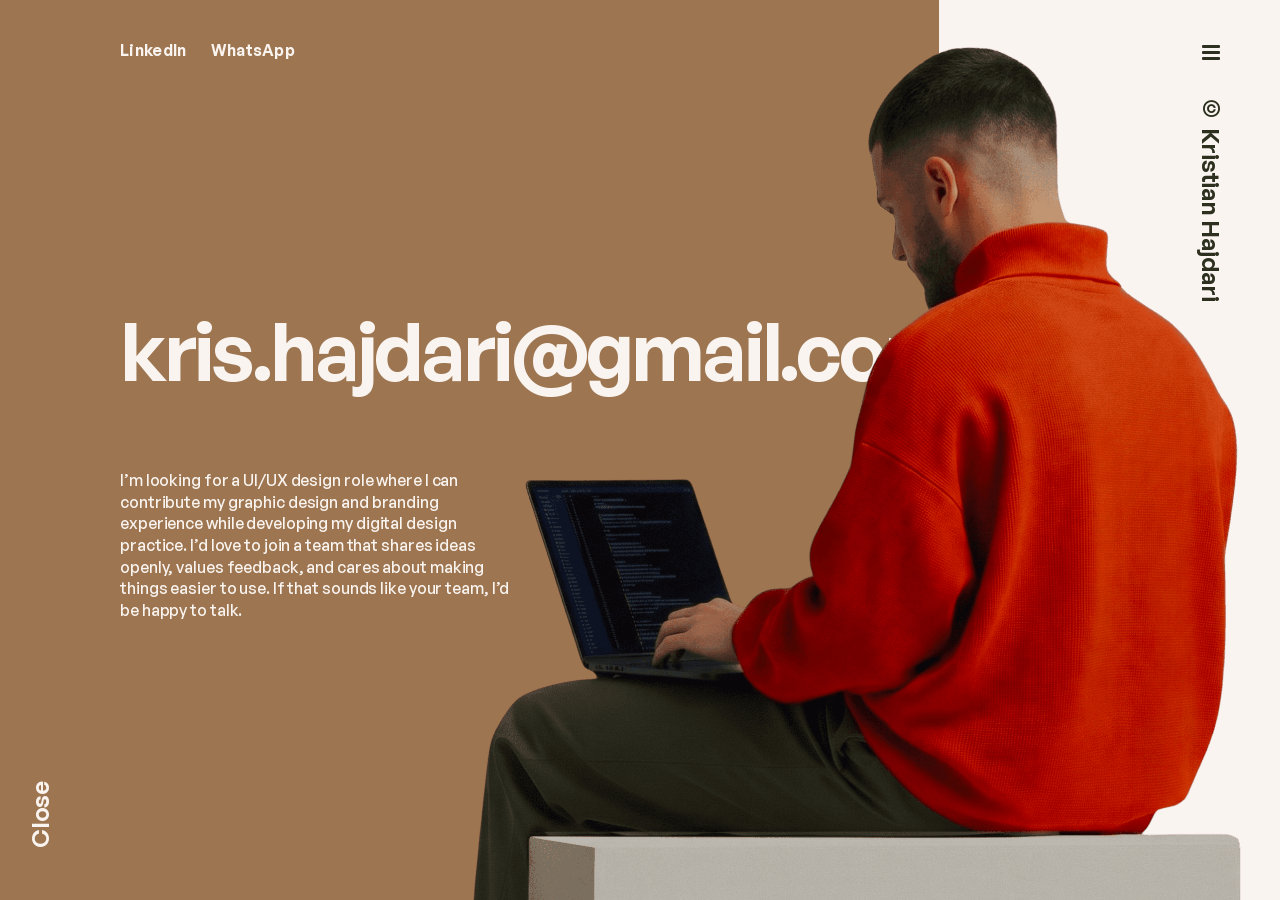
<file: website/contact.html>
<!DOCTYPE html>
<html lang="en">
<head>
  <meta charset="utf-8">
  <meta name="viewport" content="width=device-width, initial-scale=1">
  <title>Contact – Kristian Hajdari</title>
  <meta name="description" content="Kristian Hajdari is a London-based UI/UX designer studying at UAL London College of Communication, designing websites, brands and research-led digital experiences.">
  <!-- Link preview (LinkedIn, WhatsApp, etc.). If the site address changes, update the two URLs below. -->
  <meta property="og:type" content="website">
  <meta property="og:site_name" content="Kristian Hajdari">
  <meta property="og:title" content="Contact – Kristian Hajdari">
  <meta property="og:description" content="Kristian Hajdari is a London-based UI/UX designer studying at UAL London College of Communication, designing websites, brands and research-led digital experiences.">
  <meta property="og:url" content="https://kristianhajdari.netlify.app/contact.html">
  <meta property="og:image" content="https://kristianhajdari.netlify.app/images/og-image.jpg">
  <meta property="og:image:width" content="1200">
  <meta property="og:image:height" content="630">
  <meta name="twitter:card" content="summary_large_image">
  <link rel="icon" href="images/favicon.svg">
  <link rel="stylesheet" href="css/style.css">
</head>
<body class="contact-page">

  <!-- Phone-only bars -->
  <header class="topbar">
    <a href="index.html">© Kristian Hajdari</a>
    <button class="menu-button" type="button" aria-label="Open menu" data-menu-open><span></span><span></span><span></span></button>
  </header>
  <a class="bottombar" href="index.html">Close</a>

  <div class="frame contact">
    <aside class="rail rail--left">
      <a class="vertical-up" href="index.html">Close</a>
    </aside>

    <main class="contact__body">
      <nav class="contact__social label" aria-label="Social">
        <a href="https://www.linkedin.com/in/kristian-hajdari-100a4332a/" target="_blank" rel="noopener">LinkedIn</a>
        <a href="https://wa.me/447830264102" target="_blank" rel="noopener">WhatsApp</a>
      </nav>

      <h1 class="contact__email"><a href="mailto:kris.hajdari@gmail.com">kris.hajdari@gmail.com</a></h1>

      <p class="contact__note">I’m looking for a UI/UX design role where I can contribute my graphic design and branding experience while developing my digital design practice. I’d love to join a team that shares ideas openly, values feedback, and cares about making things easier to use. If that sounds like your team, I’d be happy to talk.</p>
    </main>

    <img class="contact__photo" src="images/contact-kristian.png" alt="">

    <aside class="rail rail--right">
      <button class="menu-button" type="button" aria-label="Open menu" data-menu-open><span></span><span></span><span></span></button>
      <a class="vertical-down" href="index.html">© Kristian Hajdari</a>
    </aside>
  </div>

  <!-- Slide-out menu -->
  <div class="menu" aria-hidden="true">
    <div class="menu__backdrop" data-menu-close></div>
    <nav class="menu__panel" aria-label="Main">
      <div class="menu__head">
        <a href="index.html">© Kristian Hajdari</a>
      </div>
      <div class="menu__links">
        <a href="index.html">Home</a>
        <a href="projects.html">Projects</a>
        <a href="index.html#about">About me</a>
        <a href="contact.html">Contact</a>
      </div>
      <p class="menu__role">UI/UX Designer</p>
    </nav>
  </div>

  <script src="js/main.js"></script>
</body>
</html>
</file>
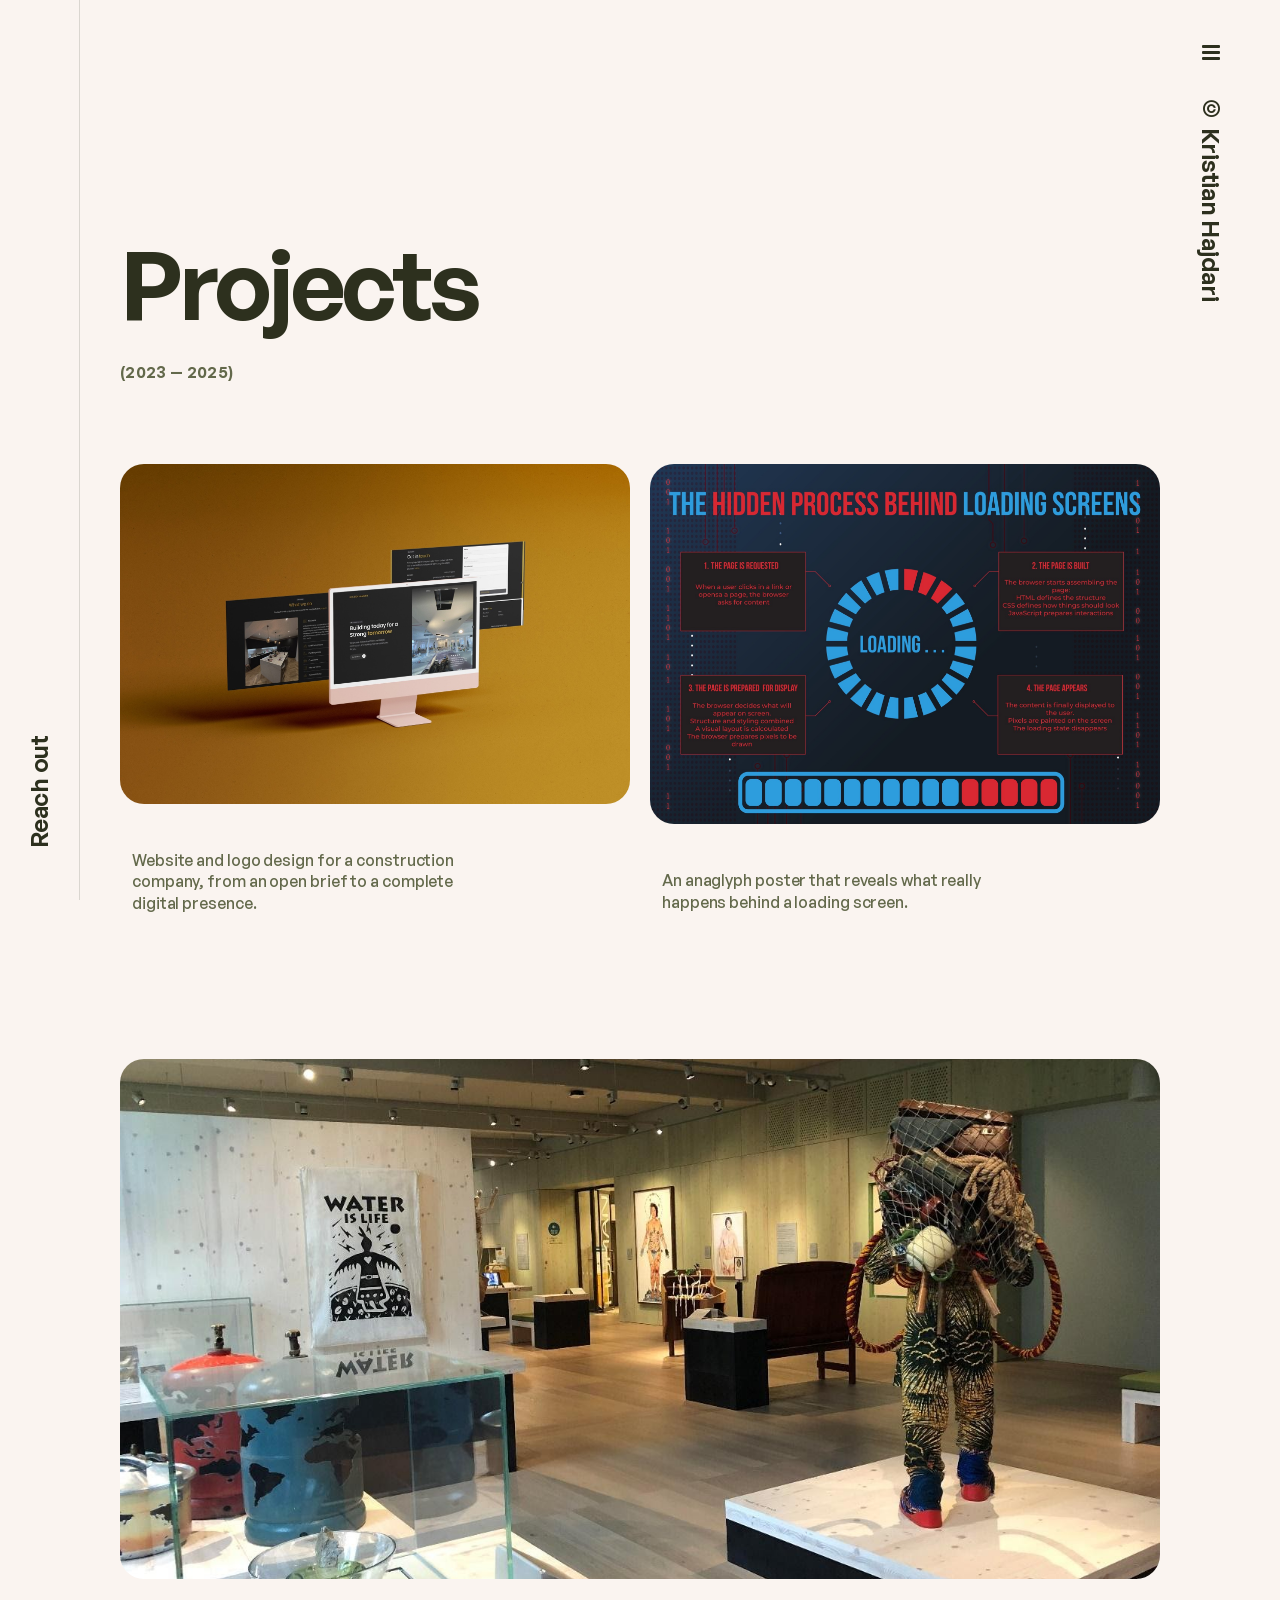
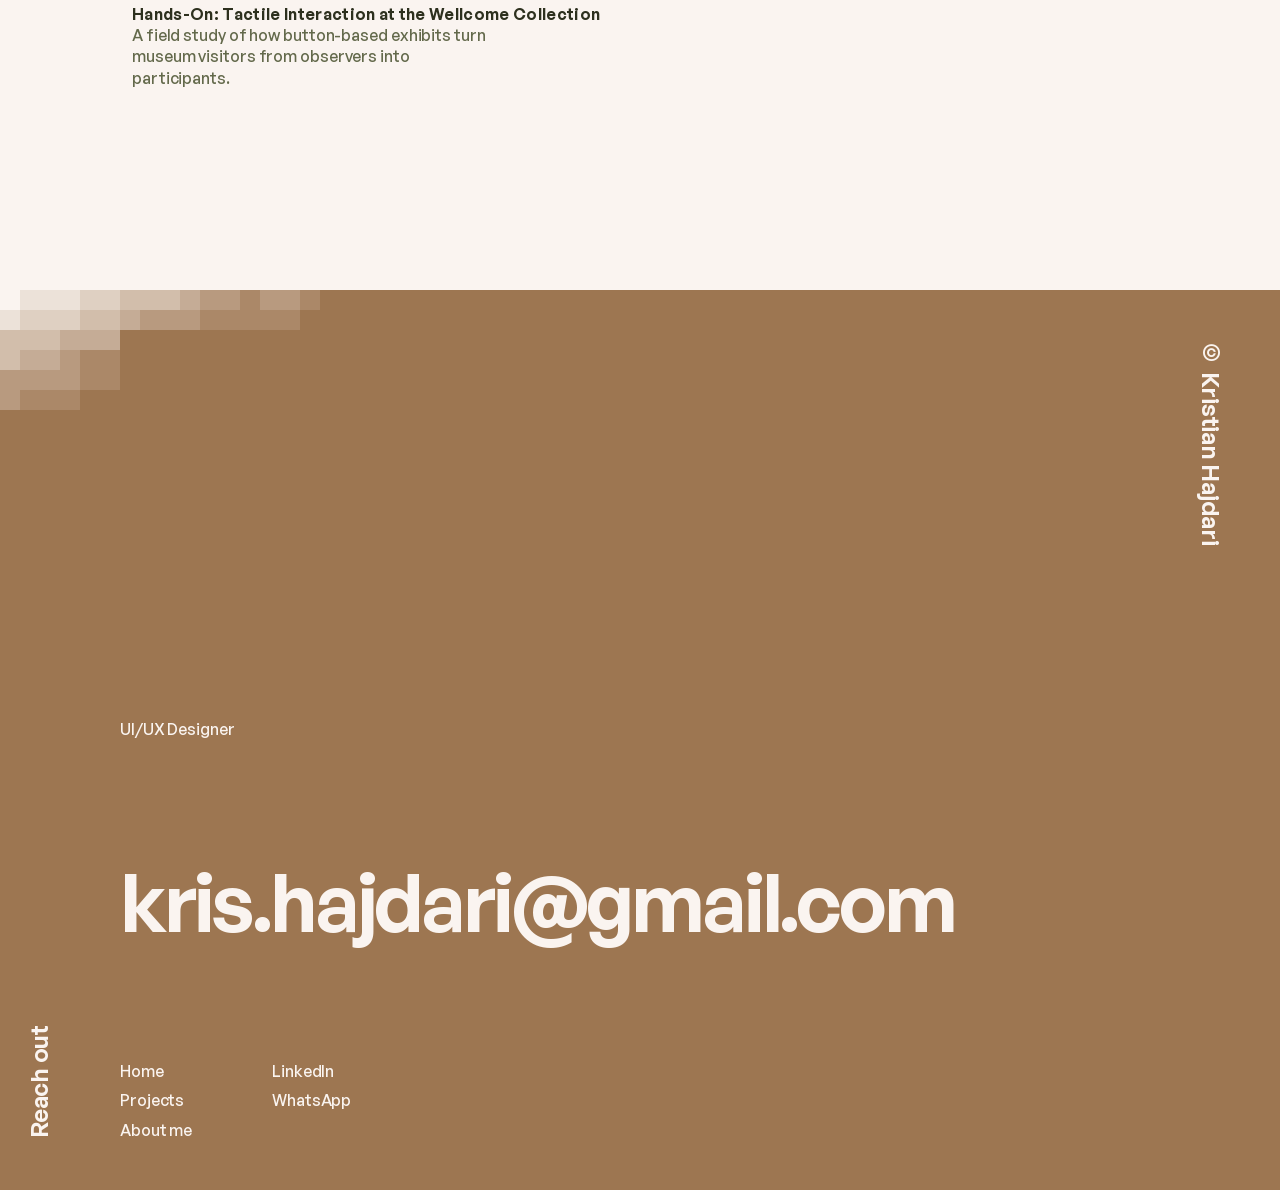
<file: website/projects.html>
<!DOCTYPE html>
<html lang="en">
<head>
  <meta charset="utf-8">
  <meta name="viewport" content="width=device-width, initial-scale=1">
  <title>Projects – Kristian Hajdari</title>
  <meta name="description" content="Kristian Hajdari is a London-based UI/UX designer studying at UAL London College of Communication, designing websites, brands and research-led digital experiences.">
  <!-- Link preview (LinkedIn, WhatsApp, etc.). If the site address changes, update the two URLs below. -->
  <meta property="og:type" content="website">
  <meta property="og:site_name" content="Kristian Hajdari">
  <meta property="og:title" content="Projects – Kristian Hajdari">
  <meta property="og:description" content="Kristian Hajdari is a London-based UI/UX designer studying at UAL London College of Communication, designing websites, brands and research-led digital experiences.">
  <meta property="og:url" content="https://kristianhajdari.netlify.app/projects.html">
  <meta property="og:image" content="https://kristianhajdari.netlify.app/images/og-image.jpg">
  <meta property="og:image:width" content="1200">
  <meta property="og:image:height" content="630">
  <meta name="twitter:card" content="summary_large_image">
  <link rel="icon" href="images/favicon.svg">
  <link rel="stylesheet" href="css/style.css">
</head>
<body>

  <!-- Phone-only bars -->
  <header class="topbar">
    <a href="index.html">© Kristian Hajdari</a>
    <button class="menu-button" type="button" aria-label="Open menu" data-menu-open><span></span><span></span><span></span></button>
  </header>
  <a class="bottombar" href="contact.html">Reach out</a>

  <div class="frame">
    <aside class="rail rail--left">
      <a class="vertical-up" href="contact.html">Reach out</a>
    </aside>

    <main class="content list-page">
      <h1 class="page-title">Projects</h1>
      <p class="list-page__years label">(2023 — 2025)</p>

      <div class="cards cards--loose">
        <a class="card" href="projects/golden-hammer-construction.html">
          <div class="card__media"><img src="images/golden-hammer-cover.jpg" alt="Golden Hammer Construction website on a desktop screen"></div>
          <div class="card__body">
            <h2 class="label">Golden Hammer Construction Ltd</h2>
            <p>Website and logo design for a construction company, from an open brief to a complete digital presence.</p>
          </div>
        </a>
        <a class="card" href="projects/auralis.html">
          <div class="card__media"><img src="images/invisible-visible-cover.jpg" alt="Making the Invisible Visible — digital anaglyph poster"></div>
          <div class="card__body">
            <h2 class="label">Making the Invisible Visible</h2>
            <p>An anaglyph poster that reveals what really happens behind a loading screen.</p>
          </div>
        </a>
        <a class="card card--wide" href="projects/synta.html">
          <div class="card__media"><img src="images/wellcome-cover.jpg" alt="Being Human exhibition at the Wellcome Collection"></div>
          <div class="card__body">
            <h2 class="label">Hands-On: Tactile Interaction at the Wellcome Collection</h2>
            <p>A field study of how button-based exhibits turn museum visitors from observers into participants.</p>
          </div>
        </a>
      </div>
    </main>

    <aside class="rail rail--right">
      <button class="menu-button" type="button" aria-label="Open menu" data-menu-open><span></span><span></span><span></span></button>
      <a class="vertical-down" href="index.html">© Kristian Hajdari</a>
    </aside>
  </div>

  <!-- Footer -->
  <footer class="footer frame">
    <img class="footer__pixels" src="images/footer-pixels.svg" alt="">
    <div class="rail rail--left">
      <a class="vertical-up" href="contact.html">Reach out</a>
    </div>
    <div class="footer__body">
      <p>UI/UX Designer</p>
      <a class="footer__email" href="mailto:kris.hajdari@gmail.com">kris.hajdari@gmail.com</a>
      <nav class="footer__links" aria-label="Footer">
        <a href="index.html">Home</a>
        <a href="projects.html">Projects</a>
        <a href="index.html#about">About me</a>
        <a href="https://www.linkedin.com/in/kristian-hajdari-100a4332a/" target="_blank" rel="noopener">LinkedIn</a>
        <a href="https://wa.me/447830264102" target="_blank" rel="noopener">WhatsApp</a>
      </nav>
    </div>
    <div class="rail rail--right">
      <a class="vertical-down" href="index.html">© Kristian Hajdari</a>
    </div>
  </footer>

  <!-- Slide-out menu -->
  <div class="menu" aria-hidden="true">
    <div class="menu__backdrop" data-menu-close></div>
    <nav class="menu__panel" aria-label="Main">
      <div class="menu__head">
        <a href="index.html">© Kristian Hajdari</a>
      </div>
      <div class="menu__links">
        <a href="index.html">Home</a>
        <a href="projects.html">Projects</a>
        <a href="index.html#about">About me</a>
        <a href="contact.html">Contact</a>
      </div>
      <p class="menu__role">UI/UX Designer</p>
    </nav>
  </div>

  <script src="js/main.js"></script>
</body>
</html>
</file>
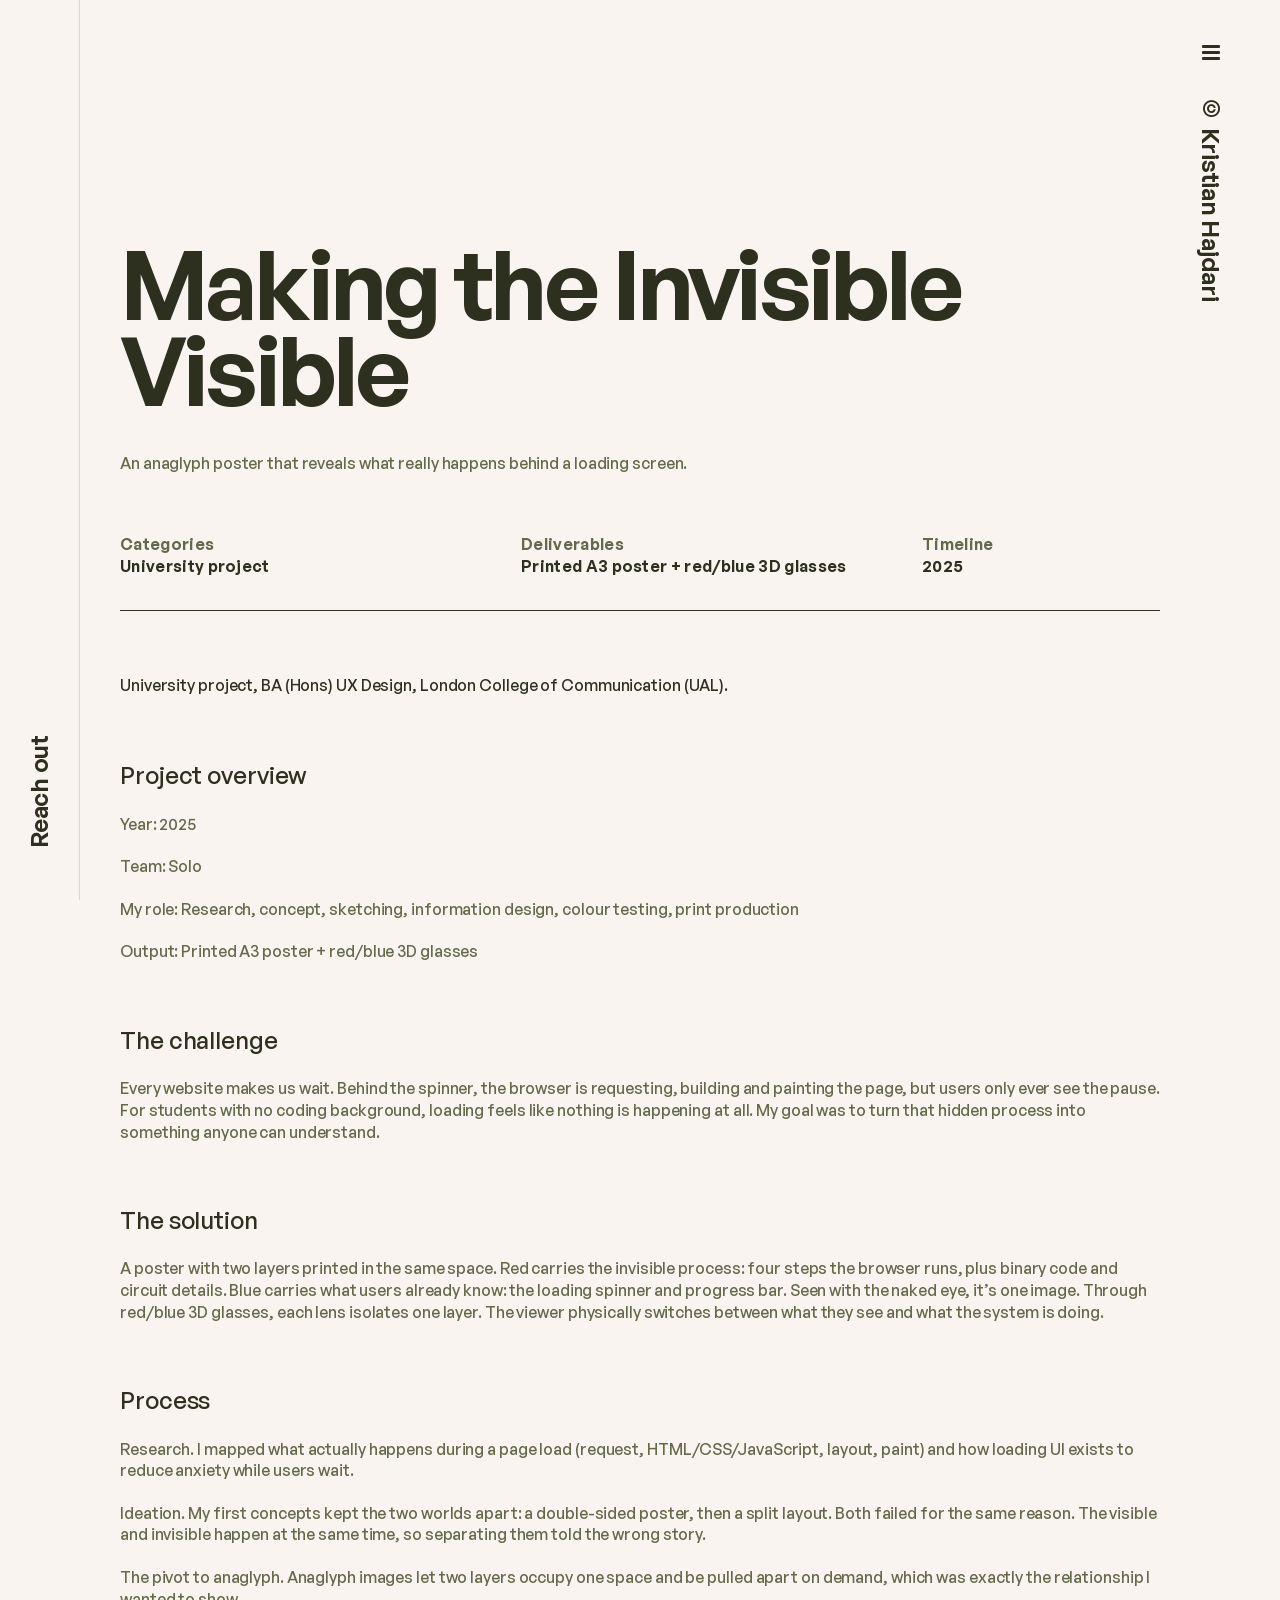
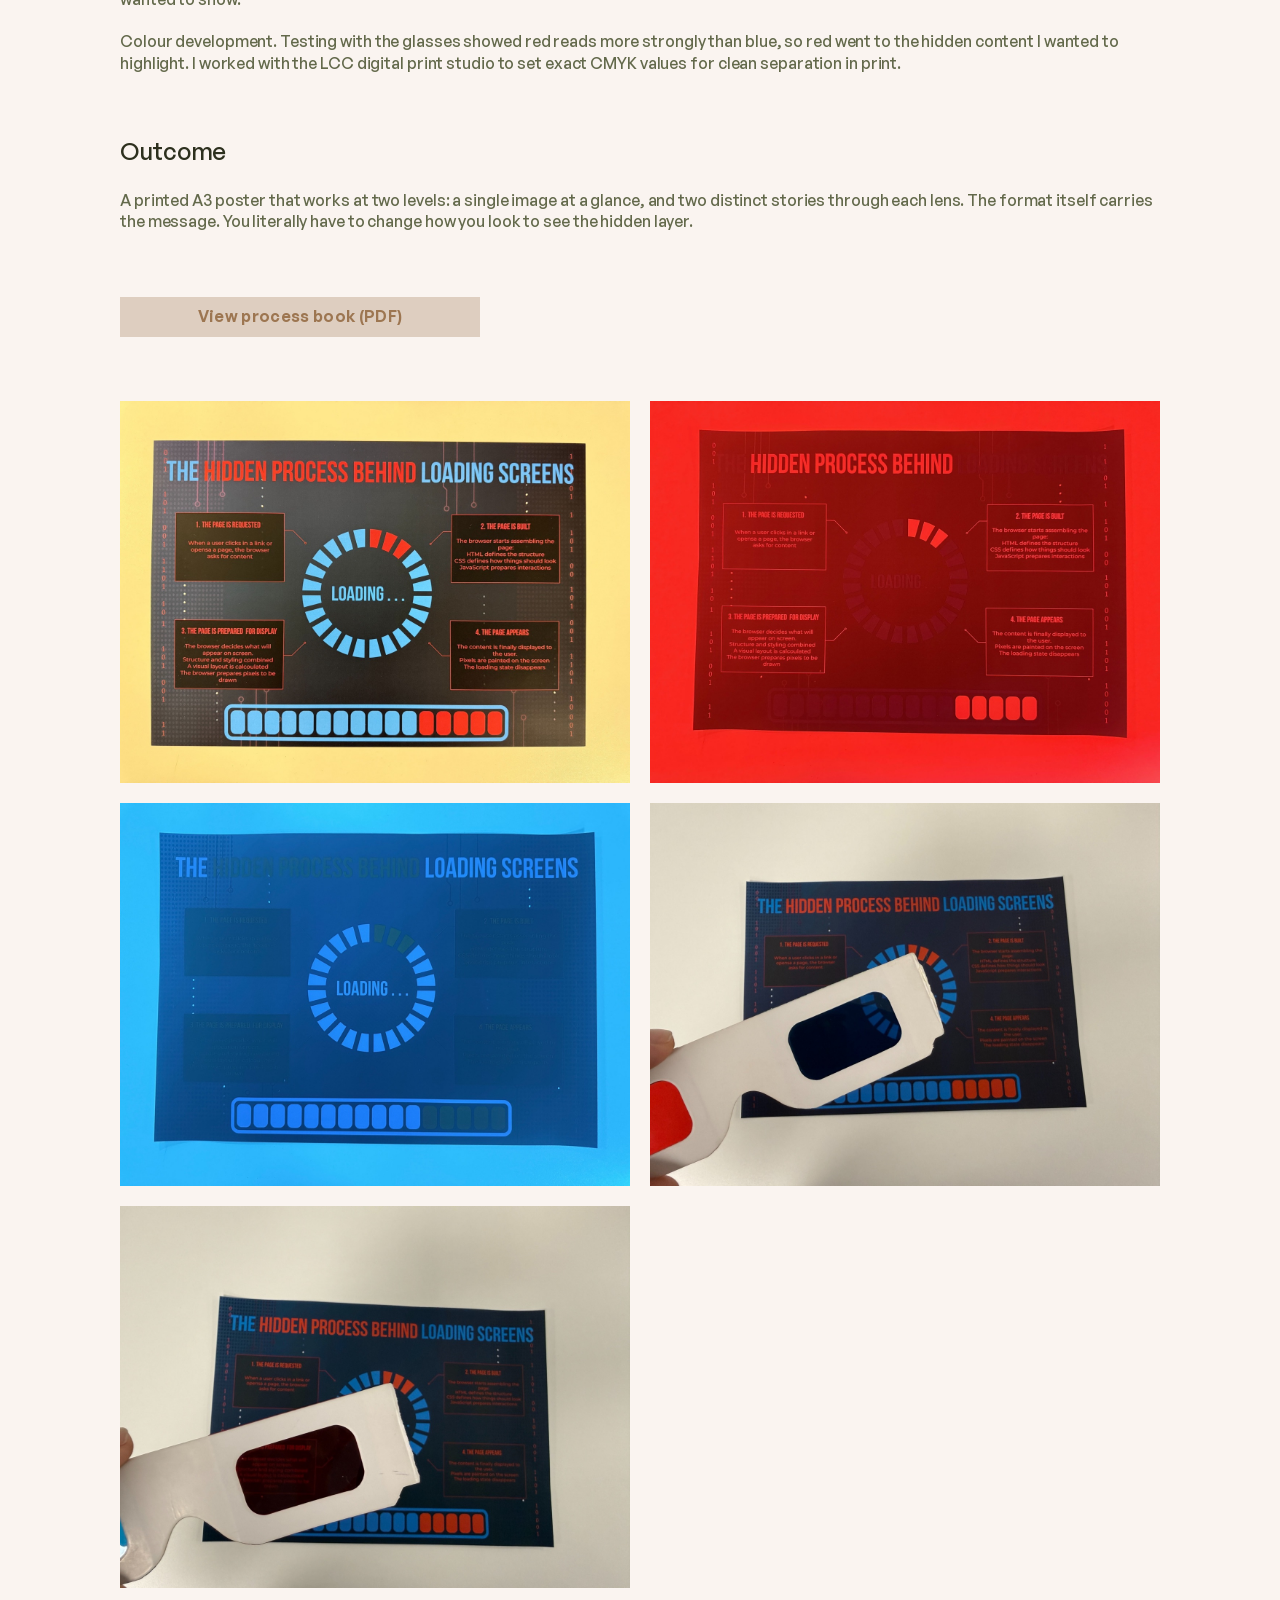
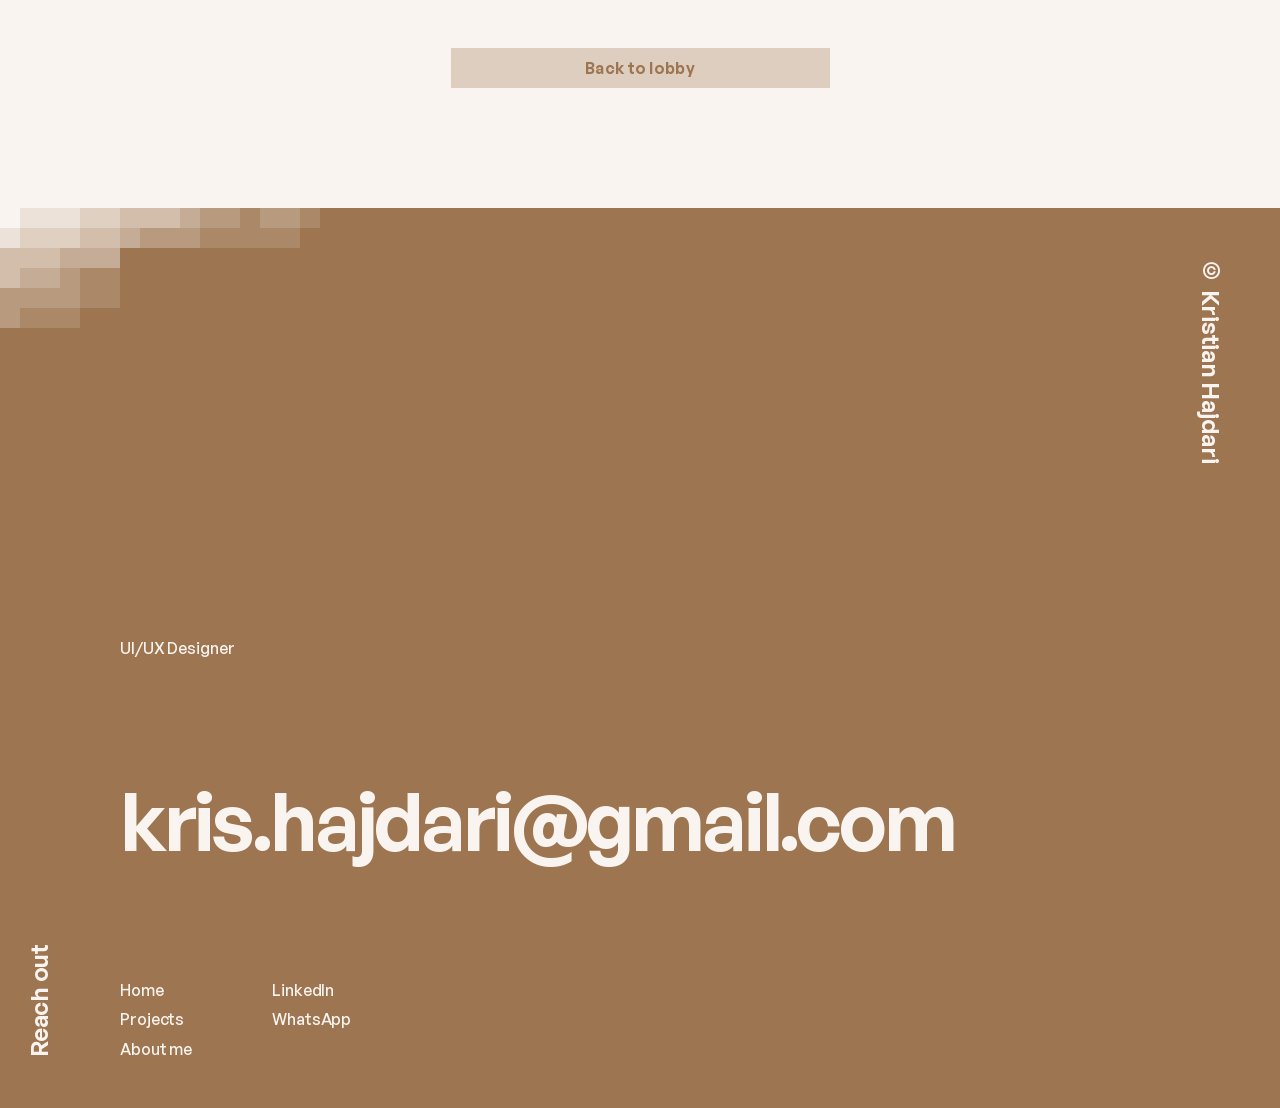
<file: docs/projects/auralis.html>
<!DOCTYPE html>
<html lang="en">
<head>
  <meta charset="utf-8">
  <meta name="viewport" content="width=device-width, initial-scale=1">
  <title>Making the Invisible Visible – Kristian Hajdari</title>
  <meta name="description" content="An anaglyph poster that reveals what really happens behind a loading screen.">
  <!-- Link preview (LinkedIn, WhatsApp, etc.). If the site address changes, update the two URLs below. -->
  <meta property="og:type" content="website">
  <meta property="og:site_name" content="Kristian Hajdari">
  <meta property="og:title" content="Making the Invisible Visible – Kristian Hajdari">
  <meta property="og:description" content="An anaglyph poster that reveals what really happens behind a loading screen.">
  <meta property="og:url" content="https://kristianhajdari.netlify.app/projects/auralis.html">
  <meta property="og:image" content="https://kristianhajdari.netlify.app/images/og-image.jpg">
  <meta property="og:image:width" content="1200">
  <meta property="og:image:height" content="630">
  <meta name="twitter:card" content="summary_large_image">
  <link rel="icon" href="../images/favicon.svg">
  <link rel="stylesheet" href="../css/style.css">
</head>
<body>

  <!-- Phone-only bars -->
  <header class="topbar">
    <a href="../index.html">© Kristian Hajdari</a>
    <button class="menu-button" type="button" aria-label="Open menu" data-menu-open><span></span><span></span><span></span></button>
  </header>
  <a class="bottombar" href="../contact.html">Reach out</a>

  <div class="frame">
    <aside class="rail rail--left">
      <a class="vertical-up" href="../contact.html">Reach out</a>
    </aside>

    <main class="content detail">
      <h1 class="page-title">Making the Invisible Visible</h1>
      <p class="detail__lead">An anaglyph poster that reveals what really happens behind a loading screen.</p>

      <dl class="meta">
        <div><dt>Categories</dt><dd>University project</dd></div>
        <div><dt>Deliverables</dt><dd>Printed A3 poster + red/blue 3D glasses</dd></div>
        <div><dt>Timeline</dt><dd>2025</dd></div>
      </dl>

      <p class="detail__intro">University project, BA (Hons) UX Design, London College of Communication (UAL).</p>

      <div class="prose">
        <h2>Project overview</h2>
        <p>Year: 2025</p>
        <p>Team: Solo</p>
        <p>My role: Research, concept, sketching, information design, colour testing, print production</p>
        <p>Output: Printed A3 poster + red/blue 3D glasses</p>

        <h2>The challenge</h2>
        <p>Every website makes us wait. Behind the spinner, the browser is requesting, building and painting the page, but users only ever see the pause. For students with no coding background, loading feels like nothing is happening at all. My goal was to turn that hidden process into something anyone can understand.</p>

        <h2>The solution</h2>
        <p>A poster with two layers printed in the same space. Red carries the invisible process: four steps the browser runs, plus binary code and circuit details. Blue carries what users already know: the loading spinner and progress bar. Seen with the naked eye, it’s one image. Through red/blue 3D glasses, each lens isolates one layer. The viewer physically switches between what they see and what the system is doing.</p>

        <h2>Process</h2>
        <p>Research. I mapped what actually happens during a page load (request, HTML/CSS/JavaScript, layout, paint) and how loading UI exists to reduce anxiety while users wait.</p>
        <p>Ideation. My first concepts kept the two worlds apart: a double-sided poster, then a split layout. Both failed for the same reason. The visible and invisible happen at the same time, so separating them told the wrong story.</p>
        <p>The pivot to anaglyph. Anaglyph images let two layers occupy one space and be pulled apart on demand, which was exactly the relationship I wanted to show.</p>
        <p>Colour development. Testing with the glasses showed red reads more strongly than blue, so red went to the hidden content I wanted to highlight. I worked with the LCC digital print studio to set exact CMYK values for clean separation in print.</p>

        <h2>Outcome</h2>
        <p>A printed A3 poster that works at two levels: a single image at a glance, and two distinct stories through each lens. The format itself carries the message. You literally have to change how you look to see the hidden layer.</p>
      </div>

      <a class="button detail__pdf" href="../files/making-the-invisible-visible-process-book.pdf" target="_blank" rel="noopener">View process book (PDF)</a>

      <div class="gallery">
        <div class="gallery__col">
          <img src="../images/invisible-visible-poster.jpg" alt="Printed Making the Invisible Visible poster" width="1400" height="1050" loading="lazy" decoding="async">
          <img src="../images/invisible-visible-blue-lens.jpg" alt="Poster viewed through a blue lens" width="1400" height="1050" loading="lazy" decoding="async">
          <img src="../images/invisible-visible-red-lens-2.jpg" alt="Poster viewed using the red lens" width="1400" height="1050" loading="lazy" decoding="async">
        </div>
        <div class="gallery__col">
          <img src="../images/invisible-visible-red-lens.jpg" alt="Poster viewed through a red lens" width="1400" height="1050" loading="lazy" decoding="async">
          <img src="../images/invisible-visible-glasses.jpg" alt="Blue-lens glasses used for colour testing" width="1400" height="1050" loading="lazy" decoding="async">
        </div>
      </div>

      <a class="button detail__back" href="../projects.html">Back to lobby</a>
    </main>

    <aside class="rail rail--right">
      <button class="menu-button" type="button" aria-label="Open menu" data-menu-open><span></span><span></span><span></span></button>
      <a class="vertical-down" href="../index.html">© Kristian Hajdari</a>
    </aside>
  </div>

  <!-- Footer -->
  <footer class="footer frame">
    <img class="footer__pixels" src="../images/footer-pixels.svg" alt="" width="320" height="120" loading="lazy" decoding="async">
    <div class="rail rail--left">
      <a class="vertical-up" href="../contact.html">Reach out</a>
    </div>
    <div class="footer__body">
      <p>UI/UX Designer</p>
      <a class="footer__email" href="mailto:kris.hajdari@gmail.com">kris.hajdari@gmail.com</a>
      <nav class="footer__links" aria-label="Footer">
        <a href="../index.html">Home</a>
        <a href="../projects.html">Projects</a>
        <a href="../index.html#about">About me</a>
        <a href="https://www.linkedin.com/in/kristian-hajdari-100a4332a/" target="_blank" rel="noopener">LinkedIn</a>
        <a href="https://wa.me/447830264102" target="_blank" rel="noopener">WhatsApp</a>
      </nav>
    </div>
    <div class="rail rail--right">
      <a class="vertical-down" href="../index.html">© Kristian Hajdari</a>
    </div>
  </footer>

  <!-- Slide-out menu -->
  <div class="menu" aria-hidden="true">
    <div class="menu__backdrop" data-menu-close></div>
    <nav class="menu__panel" aria-label="Main">
      <div class="menu__head">
        <a href="../index.html">© Kristian Hajdari</a>
      </div>
      <div class="menu__links">
        <a href="../index.html">Home</a>
        <a href="../projects.html">Projects</a>
        <a href="../index.html#about">About me</a>
        <a href="../contact.html">Contact</a>
      </div>
      <p class="menu__role">UI/UX Designer</p>
    </nav>
  </div>

  <script src="../js/main.js"></script>
</body>
</html>
</file>
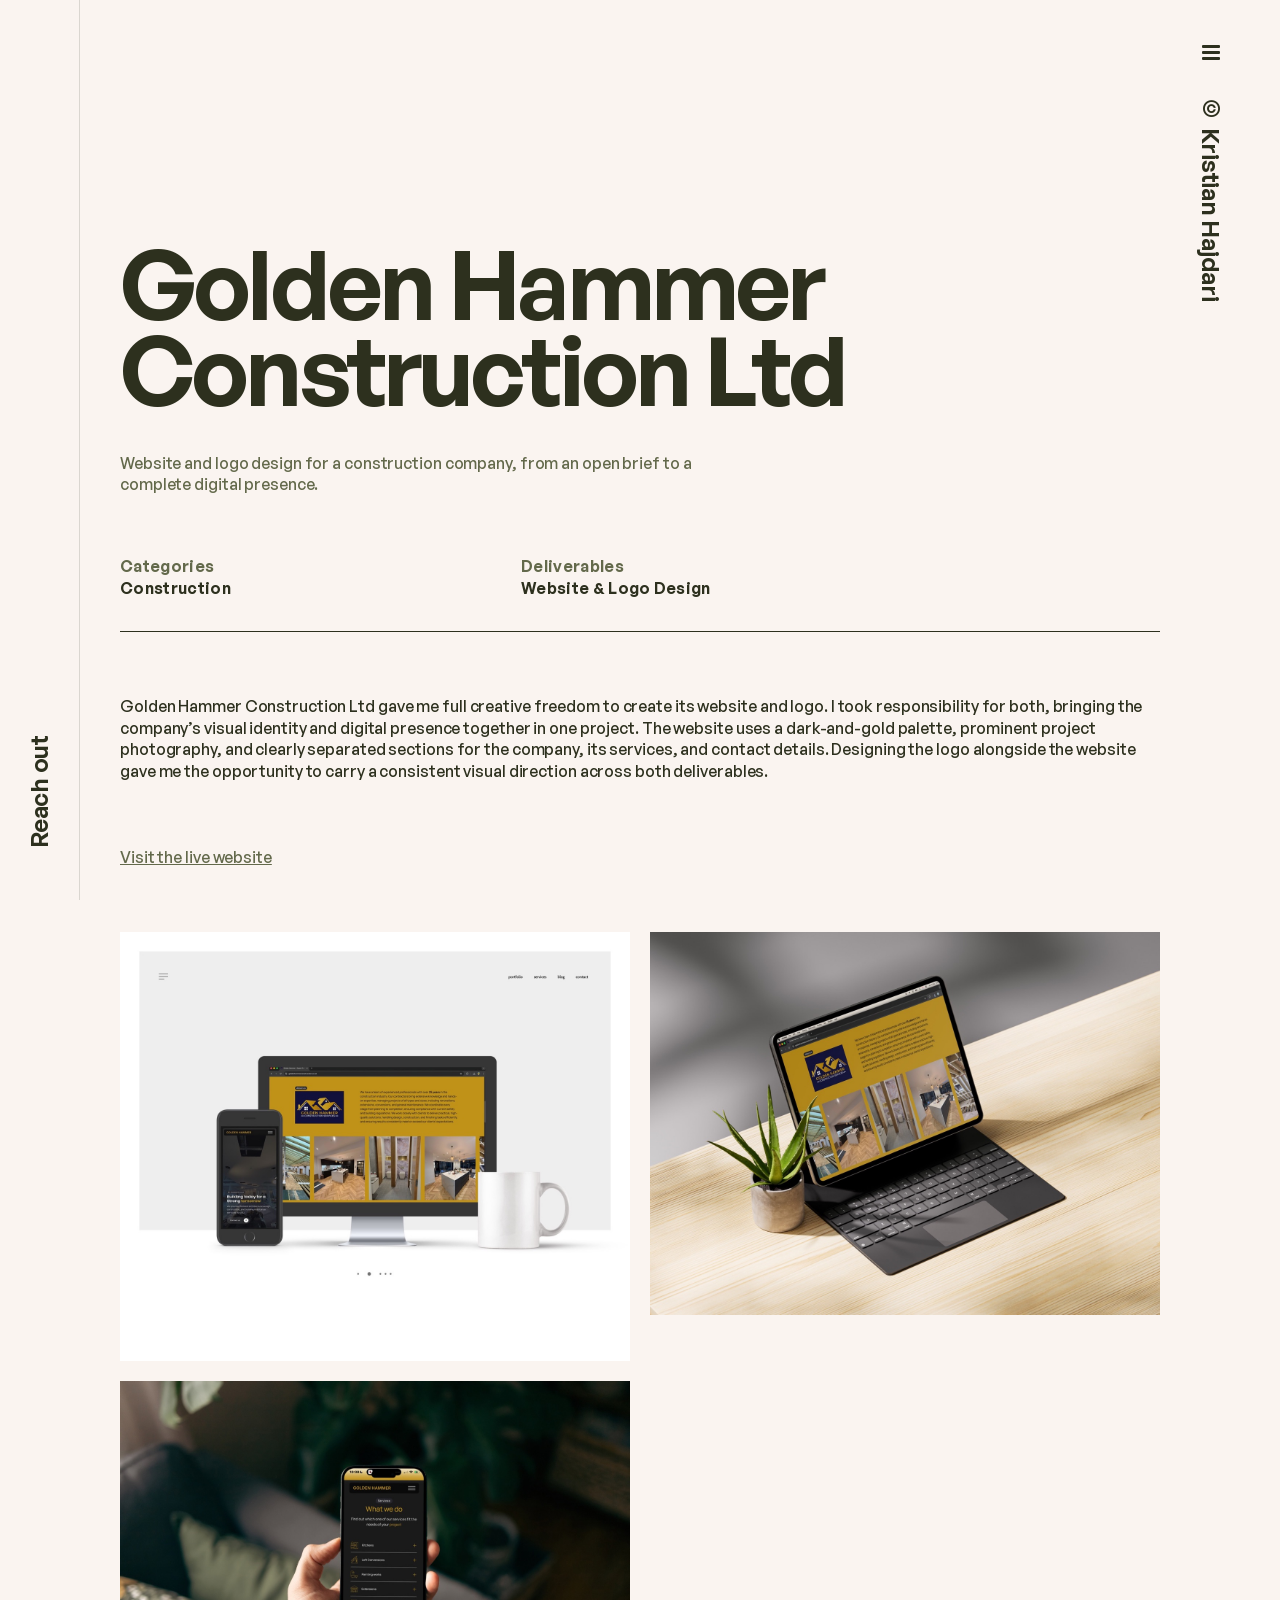
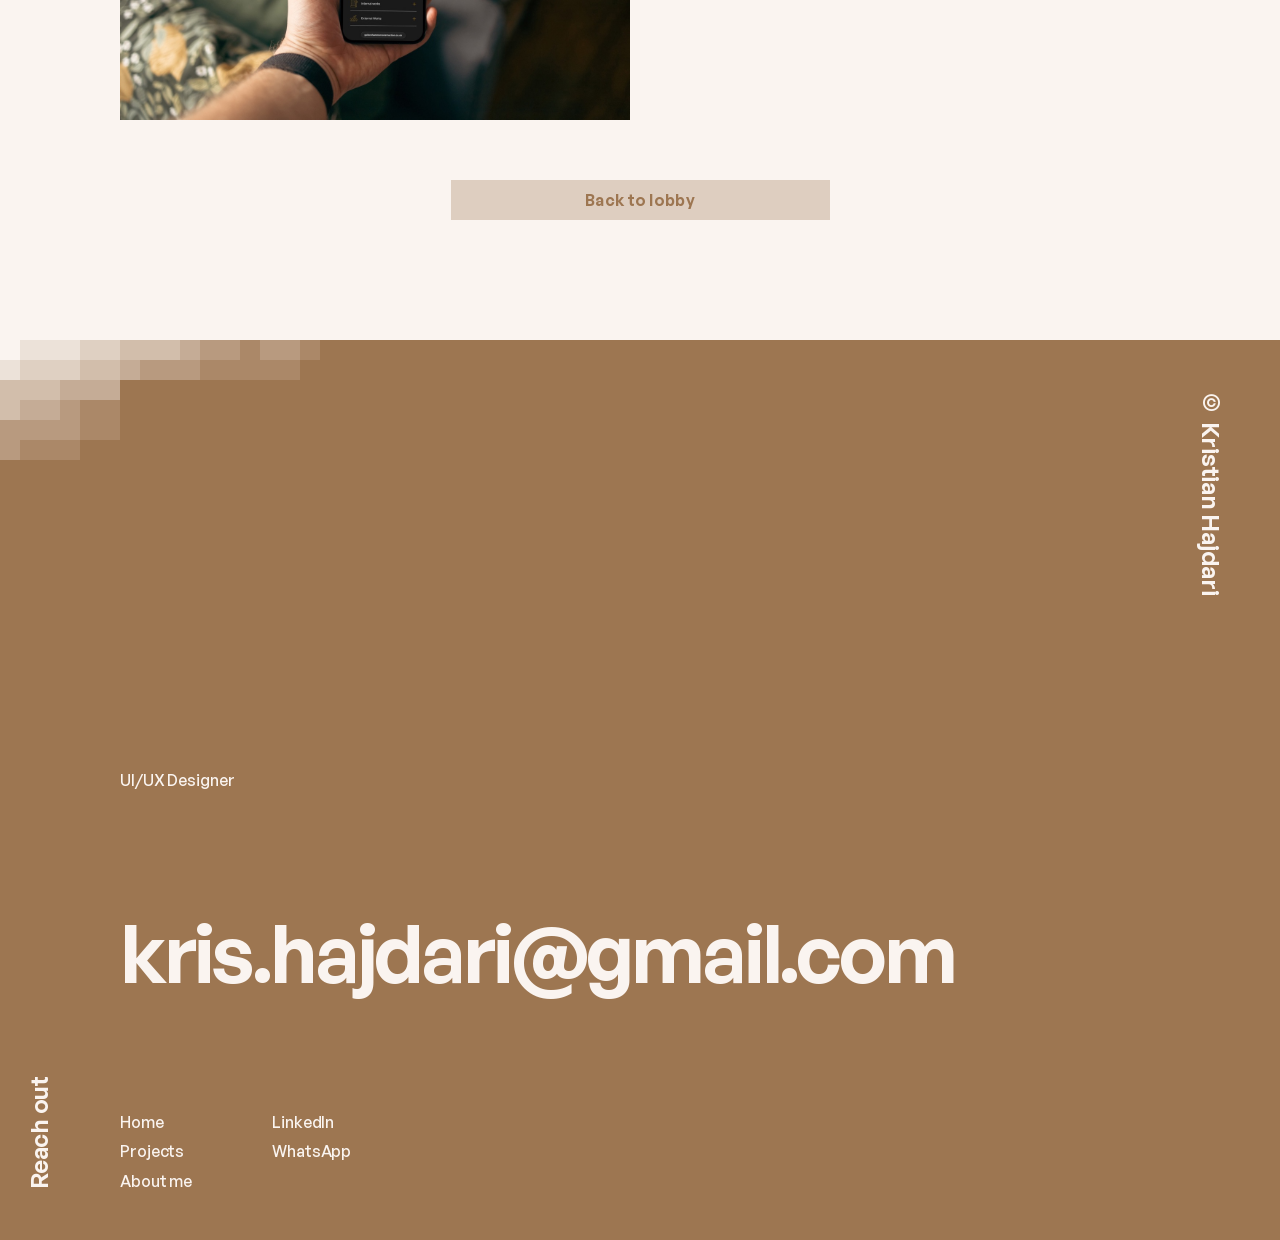
<file: docs/projects/golden-hammer-construction.html>
<!DOCTYPE html>
<html lang="en">
<head>
  <meta charset="utf-8">
  <meta name="viewport" content="width=device-width, initial-scale=1">
  <title>Golden Hammer Construction Ltd – Kristian Hajdari</title>
  <meta name="description" content="Website and logo design for a construction company, from an open brief to a complete digital presence.">
  <!-- Link preview (LinkedIn, WhatsApp, etc.). If the site address changes, update the two URLs below. -->
  <meta property="og:type" content="website">
  <meta property="og:site_name" content="Kristian Hajdari">
  <meta property="og:title" content="Golden Hammer Construction Ltd – Kristian Hajdari">
  <meta property="og:description" content="Website and logo design for a construction company, from an open brief to a complete digital presence.">
  <meta property="og:url" content="https://kristianhajdari.netlify.app/projects/golden-hammer-construction.html">
  <meta property="og:image" content="https://kristianhajdari.netlify.app/images/og-image.jpg">
  <meta property="og:image:width" content="1200">
  <meta property="og:image:height" content="630">
  <meta name="twitter:card" content="summary_large_image">
  <link rel="icon" href="../images/favicon.svg">
  <link rel="stylesheet" href="../css/style.css">
</head>
<body>

  <!-- Phone-only bars -->
  <header class="topbar">
    <a href="../index.html">© Kristian Hajdari</a>
    <button class="menu-button" type="button" aria-label="Open menu" data-menu-open><span></span><span></span><span></span></button>
  </header>
  <a class="bottombar" href="../contact.html">Reach out</a>

  <div class="frame">
    <aside class="rail rail--left">
      <a class="vertical-up" href="../contact.html">Reach out</a>
    </aside>

    <main class="content detail">
      <h1 class="page-title">Golden Hammer Construction Ltd</h1>
      <p class="detail__lead">Website and logo design for a construction company, from an open brief to a complete digital presence.</p>

      <dl class="meta">
        <div><dt>Categories</dt><dd>Construction</dd></div>
        <div><dt>Deliverables</dt><dd>Website &amp; Logo Design</dd></div>
      </dl>

      <p class="detail__intro">Golden Hammer Construction Ltd gave me full creative freedom to create its website and logo. I took responsibility for both, bringing the company’s visual identity and digital presence together in one project. The website uses a dark-and-gold palette, prominent project photography, and clearly separated sections for the company, its services, and contact details. Designing the logo alongside the website gave me the opportunity to carry a consistent visual direction across both deliverables.</p>
      <a class="detail__live" href="https://goldenhammerconstruction.co.uk/" target="_blank" rel="noopener">Visit the live website</a>

      <div class="gallery">
        <div class="gallery__col">
          <img src="../images/golden-hammer-1.jpg" alt="" width="1400" height="1176" loading="lazy" decoding="async">
          <img src="../images/golden-hammer-3.jpg" alt="" width="1400" height="933" loading="lazy" decoding="async">
        </div>
        <div class="gallery__col">
          <img src="../images/golden-hammer-2.jpg" alt="" width="1400" height="1050" loading="lazy" decoding="async">
        </div>
      </div>

      <a class="button detail__back" href="../projects.html">Back to lobby</a>
    </main>

    <aside class="rail rail--right">
      <button class="menu-button" type="button" aria-label="Open menu" data-menu-open><span></span><span></span><span></span></button>
      <a class="vertical-down" href="../index.html">© Kristian Hajdari</a>
    </aside>
  </div>

  <!-- Footer -->
  <footer class="footer frame">
    <img class="footer__pixels" src="../images/footer-pixels.svg" alt="" width="320" height="120" loading="lazy" decoding="async">
    <div class="rail rail--left">
      <a class="vertical-up" href="../contact.html">Reach out</a>
    </div>
    <div class="footer__body">
      <p>UI/UX Designer</p>
      <a class="footer__email" href="mailto:kris.hajdari@gmail.com">kris.hajdari@gmail.com</a>
      <nav class="footer__links" aria-label="Footer">
        <a href="../index.html">Home</a>
        <a href="../projects.html">Projects</a>
        <a href="../index.html#about">About me</a>
        <a href="https://www.linkedin.com/in/kristian-hajdari-100a4332a/" target="_blank" rel="noopener">LinkedIn</a>
        <a href="https://wa.me/447830264102" target="_blank" rel="noopener">WhatsApp</a>
      </nav>
    </div>
    <div class="rail rail--right">
      <a class="vertical-down" href="../index.html">© Kristian Hajdari</a>
    </div>
  </footer>

  <!-- Slide-out menu -->
  <div class="menu" aria-hidden="true">
    <div class="menu__backdrop" data-menu-close></div>
    <nav class="menu__panel" aria-label="Main">
      <div class="menu__head">
        <a href="../index.html">© Kristian Hajdari</a>
      </div>
      <div class="menu__links">
        <a href="../index.html">Home</a>
        <a href="../projects.html">Projects</a>
        <a href="../index.html#about">About me</a>
        <a href="../contact.html">Contact</a>
      </div>
      <p class="menu__role">UI/UX Designer</p>
    </nav>
  </div>

  <script src="../js/main.js"></script>
</body>
</html>
</file>
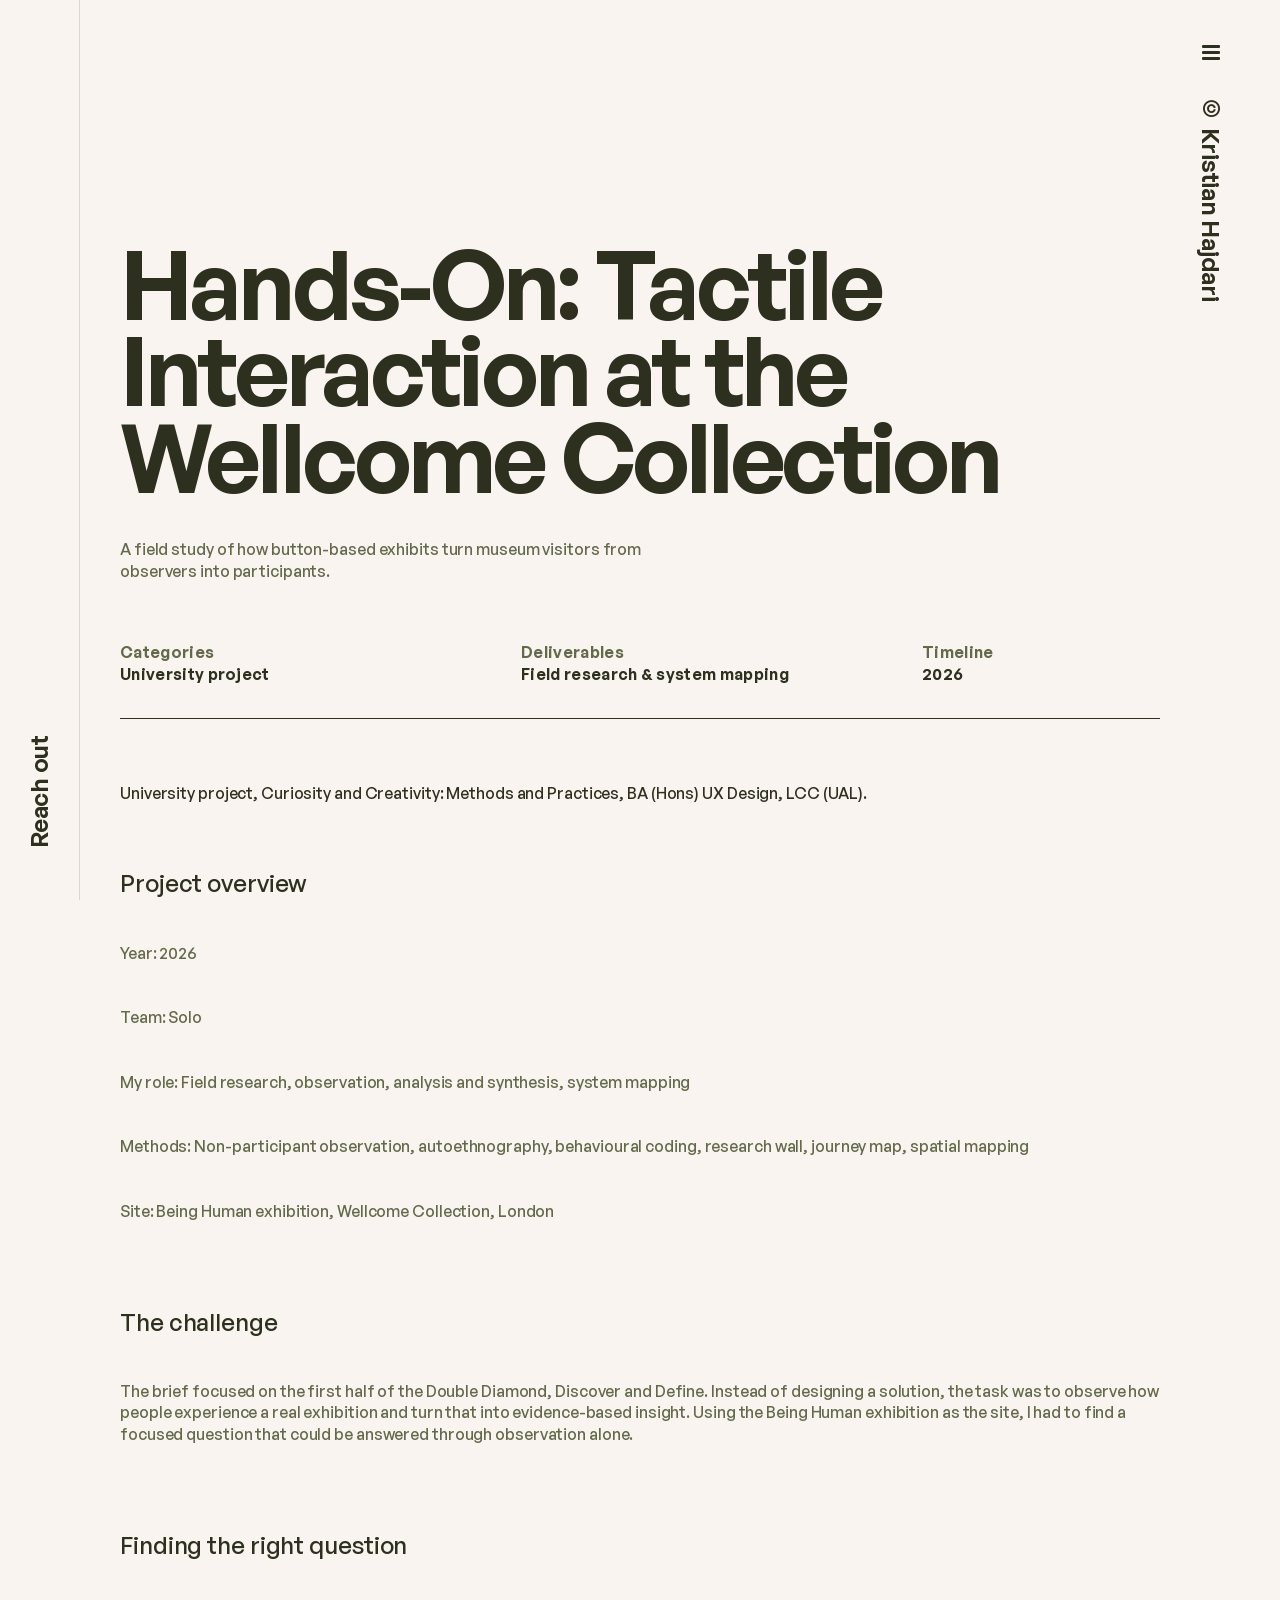
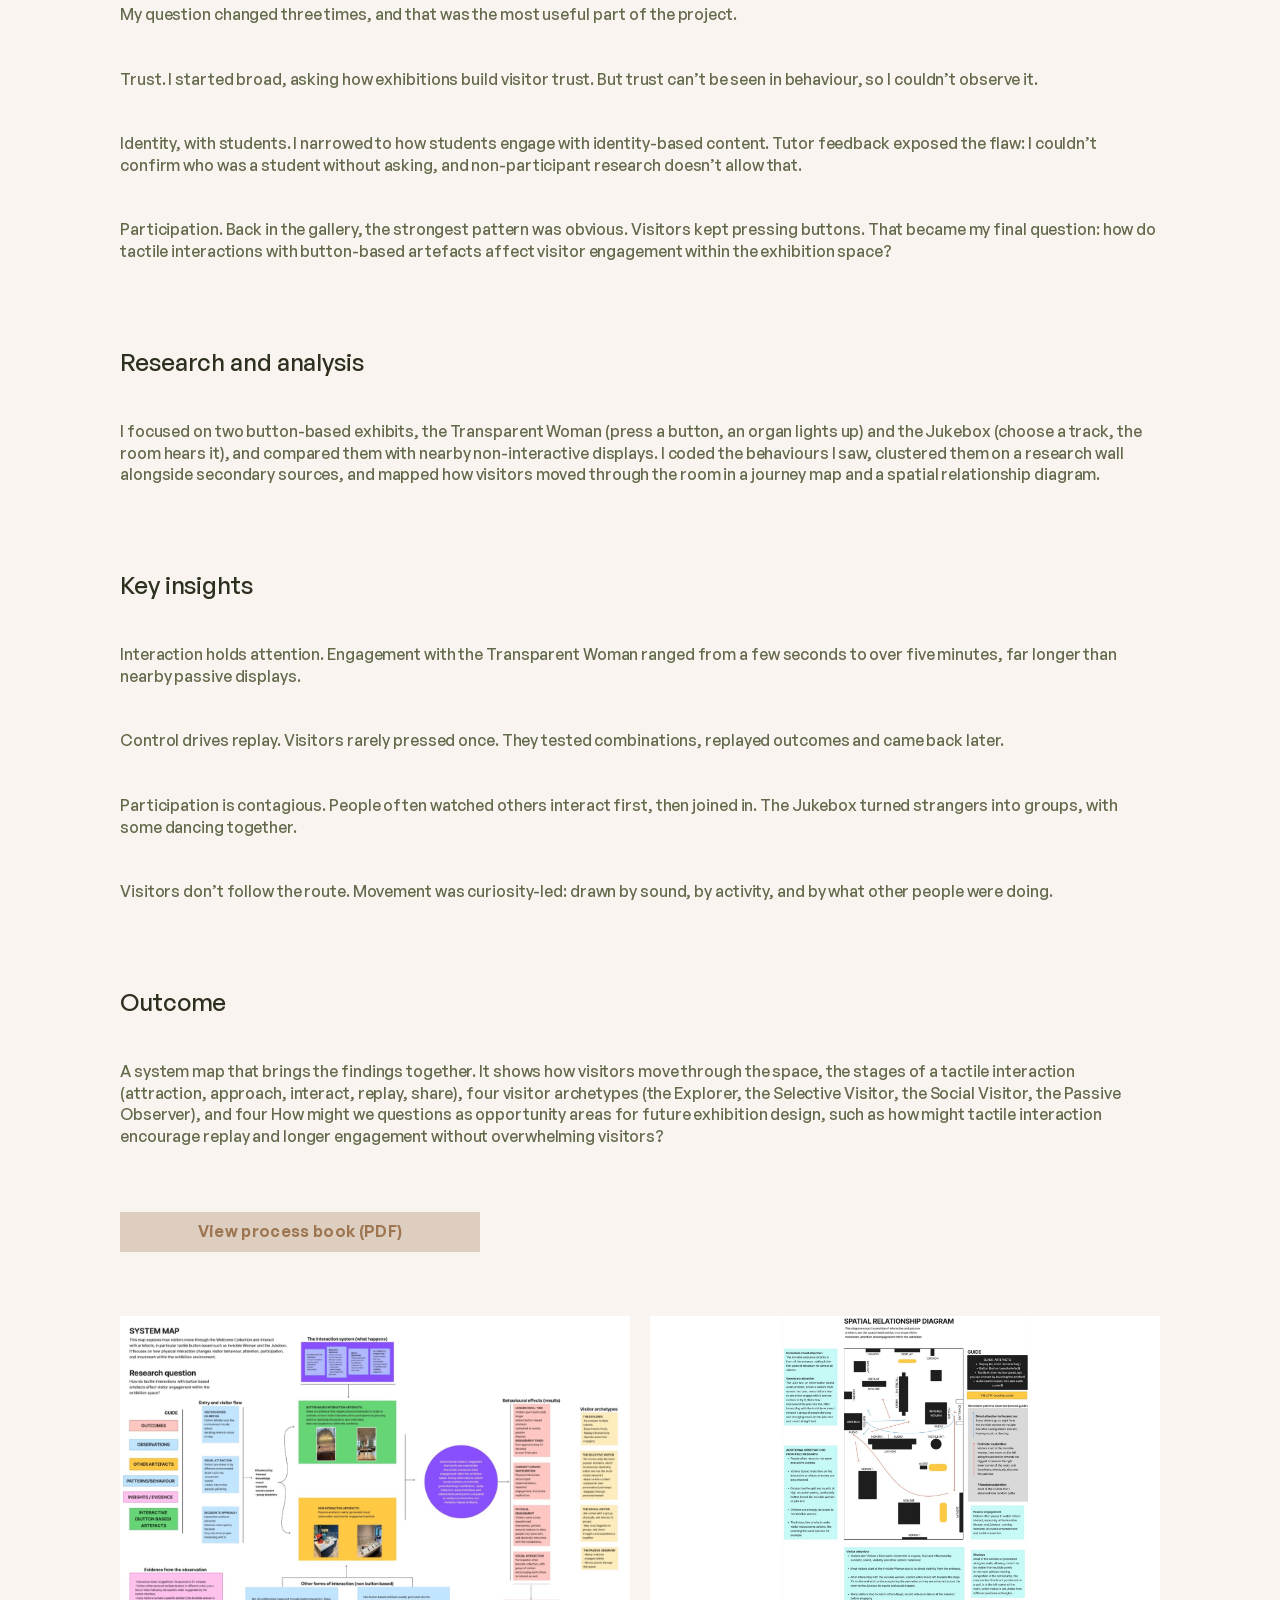
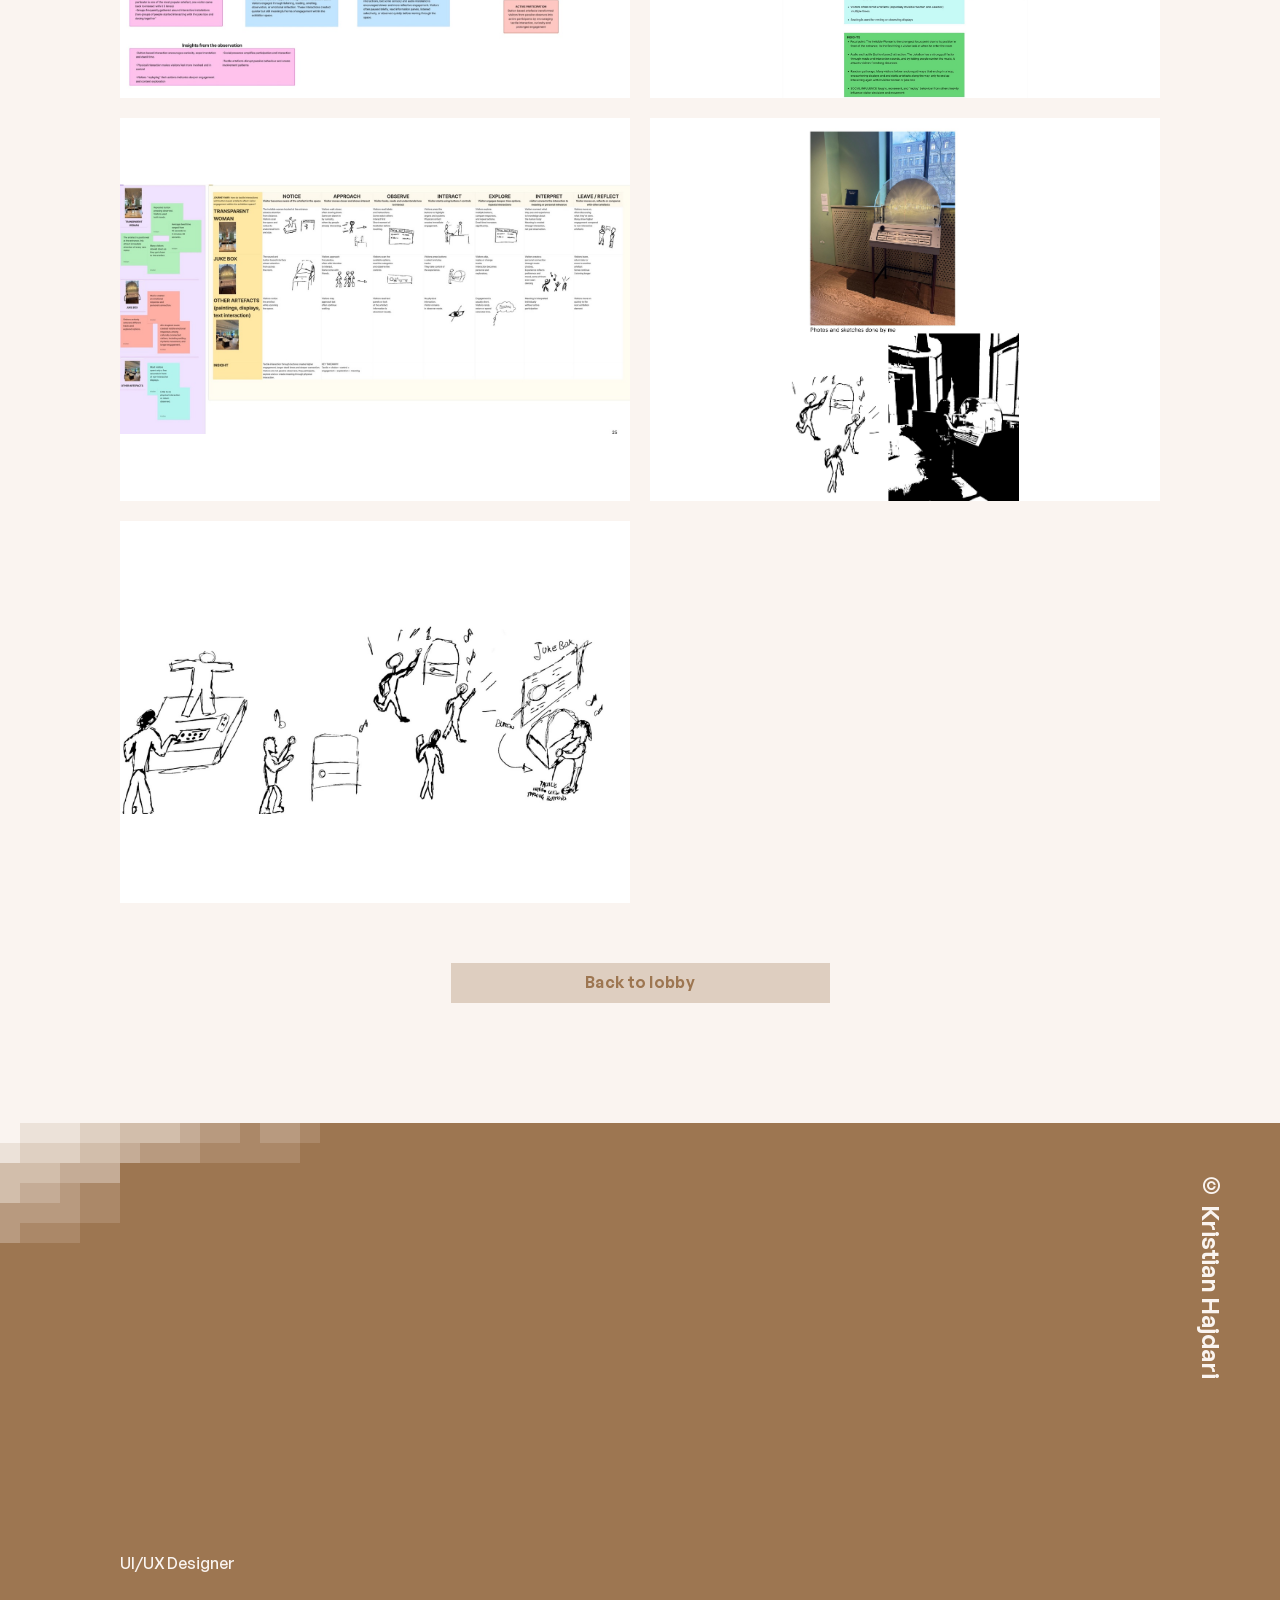
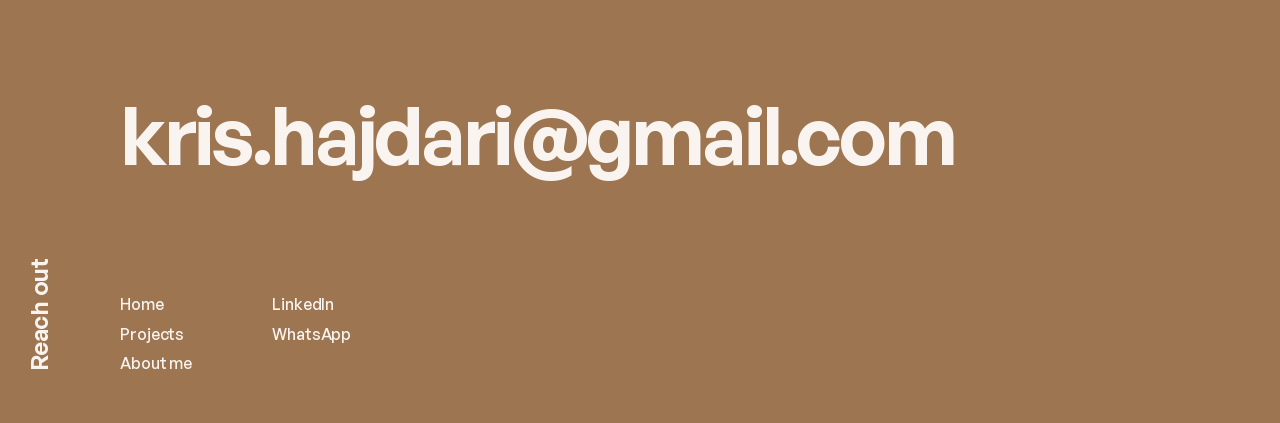
<file: docs/projects/synta.html>
<!DOCTYPE html>
<html lang="en">
<head>
  <meta charset="utf-8">
  <meta name="viewport" content="width=device-width, initial-scale=1">
  <title>Hands-On: Tactile Interaction at the Wellcome Collection – Kristian Hajdari</title>
  <meta name="description" content="A field study of how button-based exhibits turn museum visitors from observers into participants.">
  <!-- Link preview (LinkedIn, WhatsApp, etc.). If the site address changes, update the two URLs below. -->
  <meta property="og:type" content="website">
  <meta property="og:site_name" content="Kristian Hajdari">
  <meta property="og:title" content="Hands-On: Tactile Interaction at the Wellcome Collection – Kristian Hajdari">
  <meta property="og:description" content="A field study of how button-based exhibits turn museum visitors from observers into participants.">
  <meta property="og:url" content="https://kristianhajdari.netlify.app/projects/synta.html">
  <meta property="og:image" content="https://kristianhajdari.netlify.app/images/og-image.jpg">
  <meta property="og:image:width" content="1200">
  <meta property="og:image:height" content="630">
  <meta name="twitter:card" content="summary_large_image">
  <link rel="icon" href="../images/favicon.svg">
  <link rel="stylesheet" href="../css/style.css">
</head>
<body>

  <!-- Phone-only bars -->
  <header class="topbar">
    <a href="../index.html">© Kristian Hajdari</a>
    <button class="menu-button" type="button" aria-label="Open menu" data-menu-open><span></span><span></span><span></span></button>
  </header>
  <a class="bottombar" href="../contact.html">Reach out</a>

  <div class="frame">
    <aside class="rail rail--left">
      <a class="vertical-up" href="../contact.html">Reach out</a>
    </aside>

    <main class="content detail">
      <h1 class="page-title">Hands-On: Tactile Interaction at the Wellcome Collection</h1>
      <p class="detail__lead">A field study of how button-based exhibits turn museum visitors from observers into participants.</p>

      <dl class="meta">
        <div><dt>Categories</dt><dd>University project</dd></div>
        <div><dt>Deliverables</dt><dd>Field research &amp; system mapping</dd></div>
        <div><dt>Timeline</dt><dd>2026</dd></div>
      </dl>

      <p class="detail__intro">University project, Curiosity and Creativity: Methods and Practices, BA (Hons) UX Design, LCC (UAL).</p>

      <div class="prose prose--loose">
        <h2>Project overview</h2>
        <p>Year: 2026</p>
        <p>Team: Solo</p>
        <p>My role: Field research, observation, analysis and synthesis, system mapping</p>
        <p>Methods: Non-participant observation, autoethnography, behavioural coding, research wall, journey map, spatial mapping</p>
        <p>Site: Being Human exhibition, Wellcome Collection, London</p>

        <h2>The challenge</h2>
        <p>The brief focused on the first half of the Double Diamond, Discover and Define. Instead of designing a solution, the task was to observe how people experience a real exhibition and turn that into evidence-based insight. Using the Being Human exhibition as the site, I had to find a focused question that could be answered through observation alone.</p>

        <h2>Finding the right question</h2>
        <p>My question changed three times, and that was the most useful part of the project.</p>
        <p>Trust. I started broad, asking how exhibitions build visitor trust. But trust can’t be seen in behaviour, so I couldn’t observe it.</p>
        <p>Identity, with students. I narrowed to how students engage with identity-based content. Tutor feedback exposed the flaw: I couldn’t confirm who was a student without asking, and non-participant research doesn’t allow that.</p>
        <p>Participation. Back in the gallery, the strongest pattern was obvious. Visitors kept pressing buttons. That became my final question: how do tactile interactions with button-based artefacts affect visitor engagement within the exhibition space?</p>

        <h2>Research and analysis</h2>
        <p>I focused on two button-based exhibits, the Transparent Woman (press a button, an organ lights up) and the Jukebox (choose a track, the room hears it), and compared them with nearby non-interactive displays. I coded the behaviours I saw, clustered them on a research wall alongside secondary sources, and mapped how visitors moved through the room in a journey map and a spatial relationship diagram.</p>

        <h2>Key insights</h2>
        <p>Interaction holds attention. Engagement with the Transparent Woman ranged from a few seconds to over five minutes, far longer than nearby passive displays.</p>
        <p>Control drives replay. Visitors rarely pressed once. They tested combinations, replayed outcomes and came back later.</p>
        <p>Participation is contagious. People often watched others interact first, then joined in. The Jukebox turned strangers into groups, with some dancing together.</p>
        <p>Visitors don’t follow the route. Movement was curiosity-led: drawn by sound, by activity, and by what other people were doing.</p>

        <h2>Outcome</h2>
        <p>A system map that brings the findings together. It shows how visitors move through the space, the stages of a tactile interaction (attraction, approach, interact, replay, share), four visitor archetypes (the Explorer, the Selective Visitor, the Social Visitor, the Passive Observer), and four How might we questions as opportunity areas for future exhibition design, such as how might tactile interaction encourage replay and longer engagement without overwhelming visitors?</p>
      </div>

      <a class="button detail__pdf" href="../files/wellcome-collection-process-book.pdf" target="_blank" rel="noopener">View process book (PDF)</a>

      <div class="gallery gallery--fit">
        <div class="gallery__col">
          <img src="../images/wellcome-system-map.jpg" alt="Wellcome Collection final system map" width="1400" height="1003" loading="lazy" decoding="async">
          <img src="../images/wellcome-journey-map.jpg" alt="Visitor journey map" width="1400" height="686" loading="lazy" decoding="async">
          <img src="../images/wellcome-sketches.jpg" alt="Exhibition observation sketches" width="1400" height="560" loading="lazy" decoding="async">
        </div>
        <div class="gallery__col">
          <img src="../images/wellcome-spatial-diagram.jpg" alt="Spatial relationship diagram" width="900" height="1400" loading="lazy" decoding="async">
          <img src="../images/wellcome-jukebox.jpg" alt="Jukebox photograph and observation sketch" width="1070" height="1790" loading="lazy" decoding="async">
        </div>
      </div>

      <a class="button detail__back" href="../projects.html">Back to lobby</a>
    </main>

    <aside class="rail rail--right">
      <button class="menu-button" type="button" aria-label="Open menu" data-menu-open><span></span><span></span><span></span></button>
      <a class="vertical-down" href="../index.html">© Kristian Hajdari</a>
    </aside>
  </div>

  <!-- Footer -->
  <footer class="footer frame">
    <img class="footer__pixels" src="../images/footer-pixels.svg" alt="" width="320" height="120" loading="lazy" decoding="async">
    <div class="rail rail--left">
      <a class="vertical-up" href="../contact.html">Reach out</a>
    </div>
    <div class="footer__body">
      <p>UI/UX Designer</p>
      <a class="footer__email" href="mailto:kris.hajdari@gmail.com">kris.hajdari@gmail.com</a>
      <nav class="footer__links" aria-label="Footer">
        <a href="../index.html">Home</a>
        <a href="../projects.html">Projects</a>
        <a href="../index.html#about">About me</a>
        <a href="https://www.linkedin.com/in/kristian-hajdari-100a4332a/" target="_blank" rel="noopener">LinkedIn</a>
        <a href="https://wa.me/447830264102" target="_blank" rel="noopener">WhatsApp</a>
      </nav>
    </div>
    <div class="rail rail--right">
      <a class="vertical-down" href="../index.html">© Kristian Hajdari</a>
    </div>
  </footer>

  <!-- Slide-out menu -->
  <div class="menu" aria-hidden="true">
    <div class="menu__backdrop" data-menu-close></div>
    <nav class="menu__panel" aria-label="Main">
      <div class="menu__head">
        <a href="../index.html">© Kristian Hajdari</a>
      </div>
      <div class="menu__links">
        <a href="../index.html">Home</a>
        <a href="../projects.html">Projects</a>
        <a href="../index.html#about">About me</a>
        <a href="../contact.html">Contact</a>
      </div>
      <p class="menu__role">UI/UX Designer</p>
    </nav>
  </div>

  <script src="../js/main.js"></script>
</body>
</html>
</file>
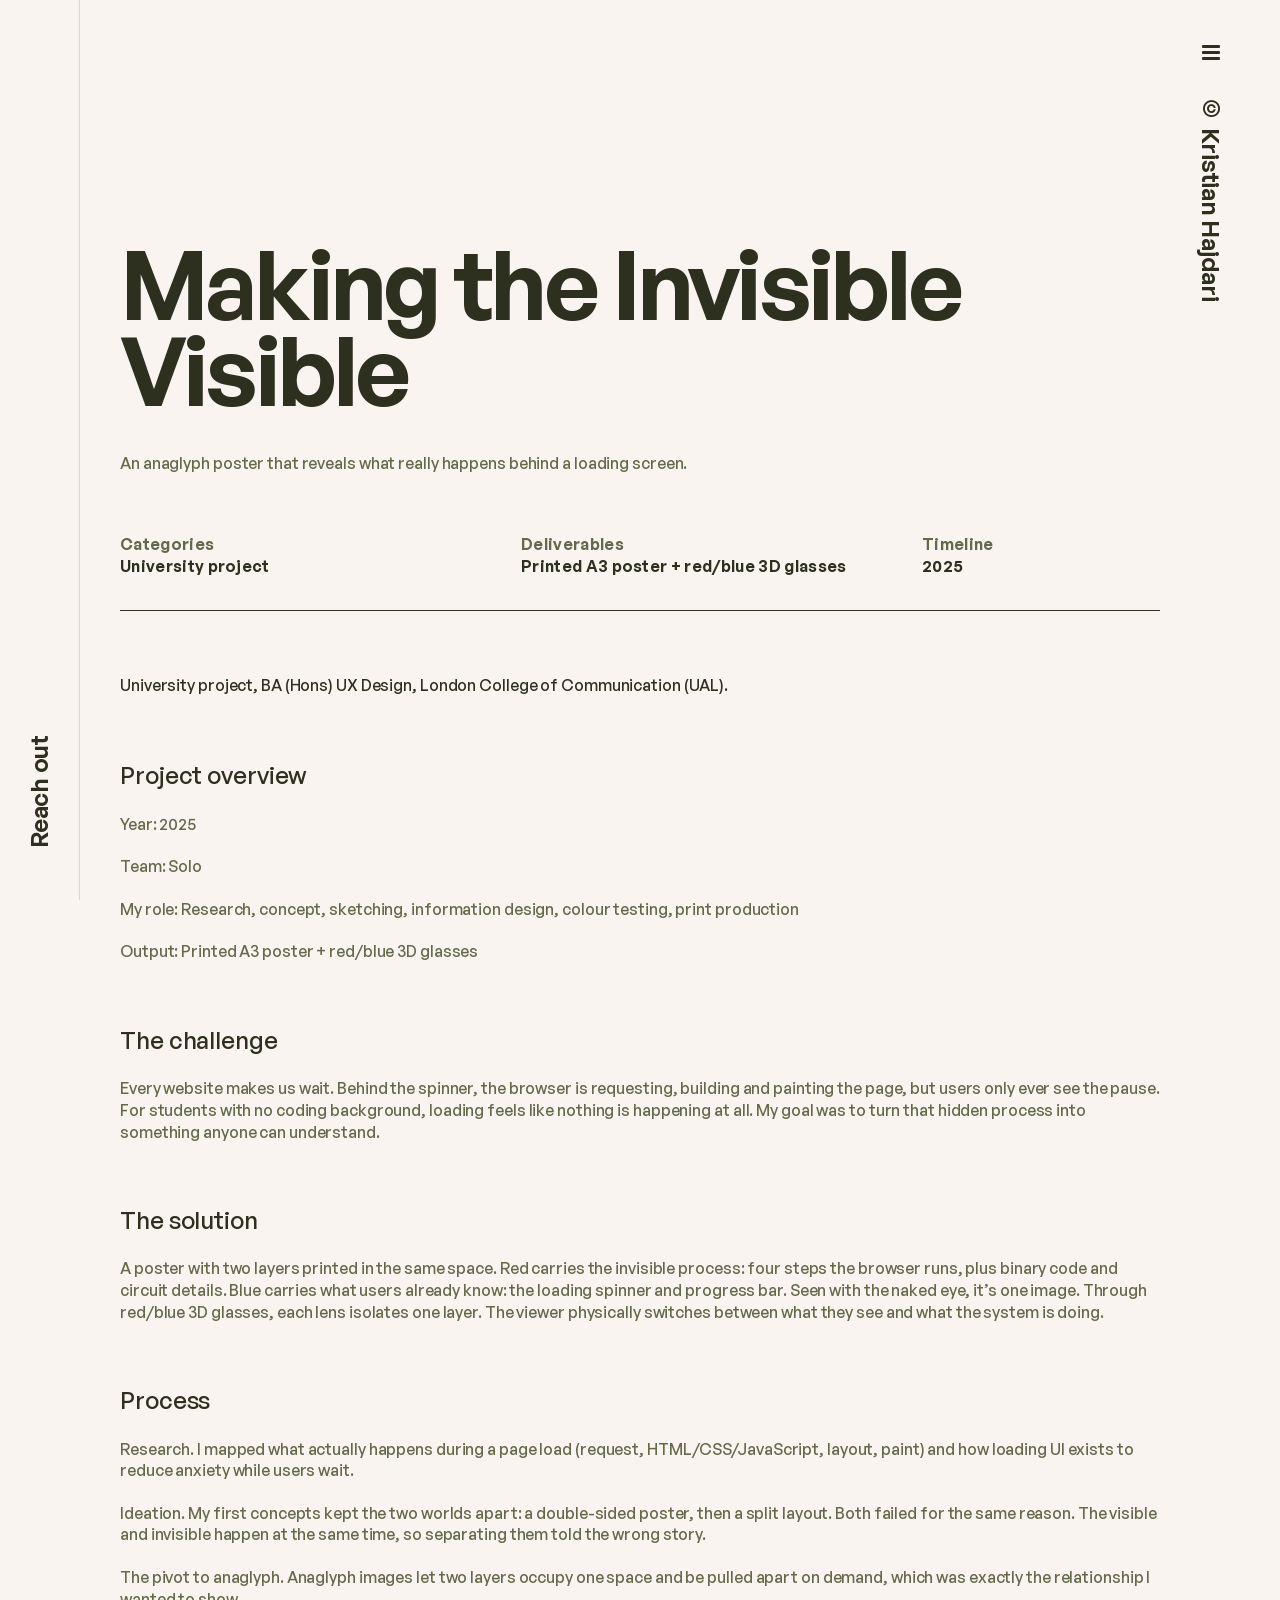
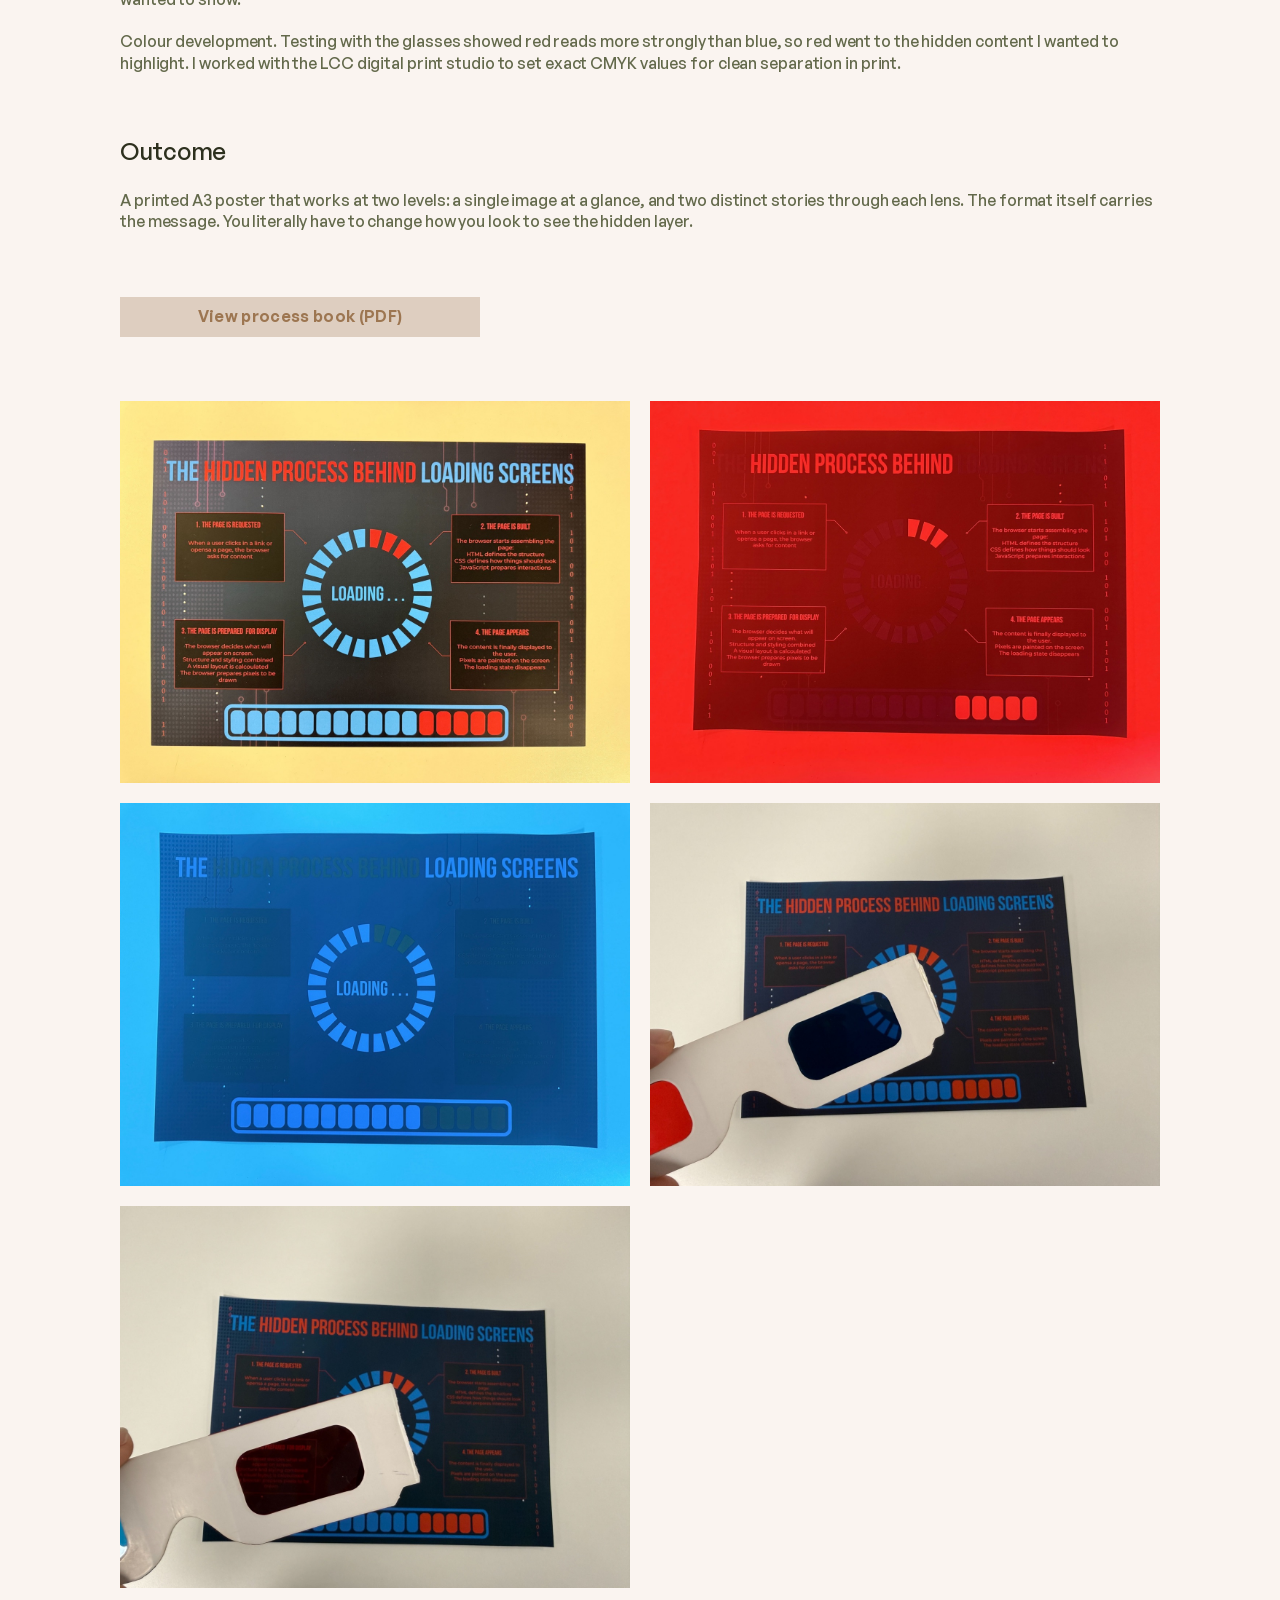
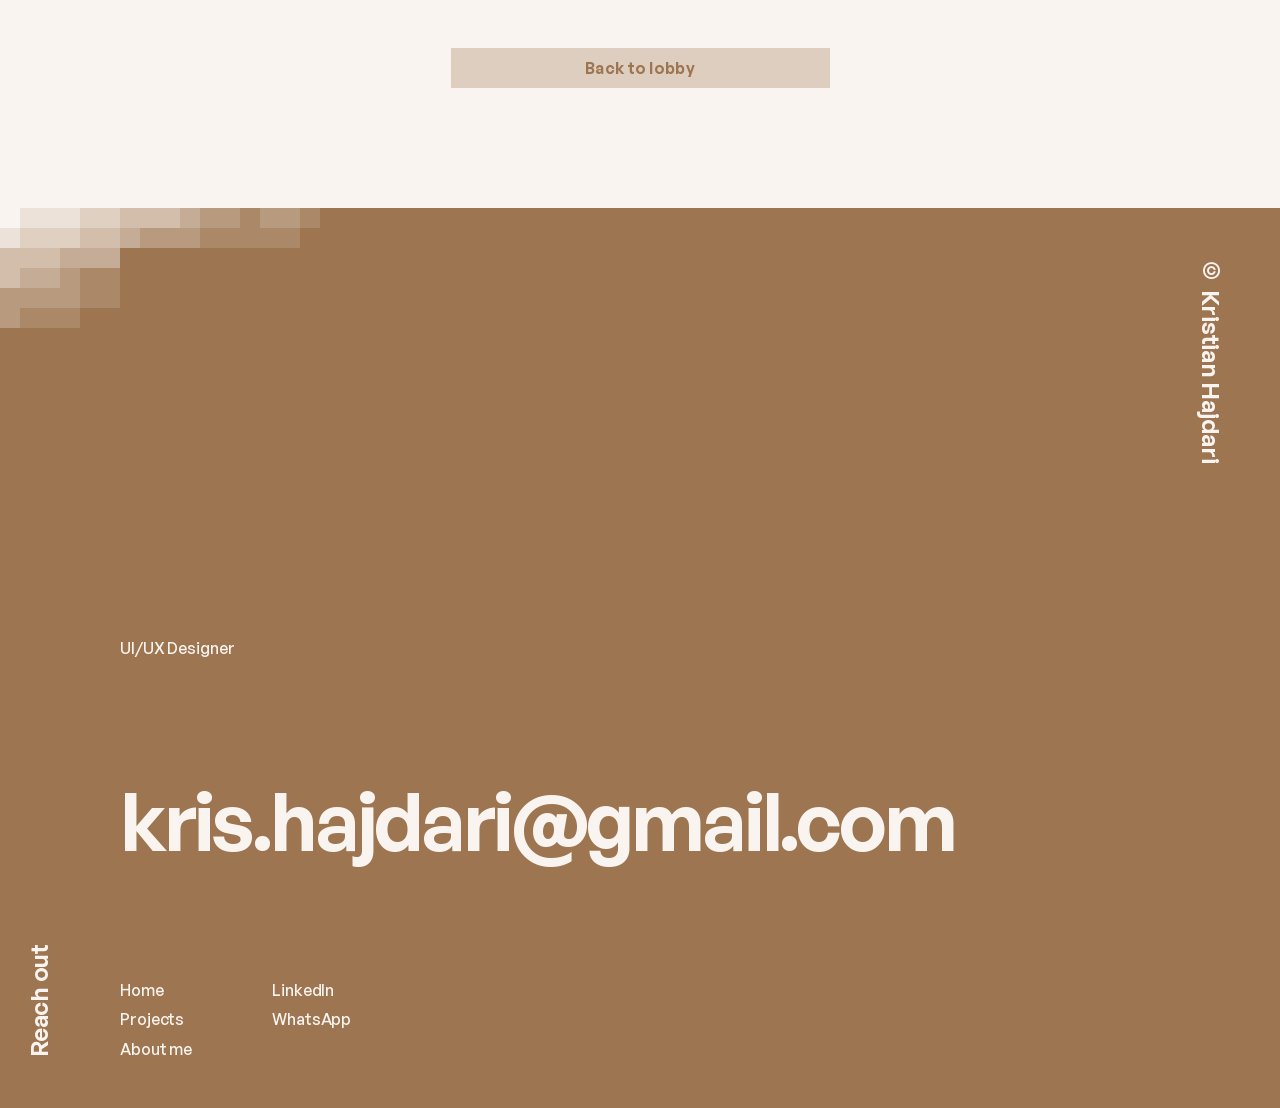
<file: website/projects/auralis.html>
<!DOCTYPE html>
<html lang="en">
<head>
  <meta charset="utf-8">
  <meta name="viewport" content="width=device-width, initial-scale=1">
  <title>Making the Invisible Visible – Kristian Hajdari</title>
  <meta name="description" content="An anaglyph poster that reveals what really happens behind a loading screen.">
  <!-- Link preview (LinkedIn, WhatsApp, etc.). If the site address changes, update the two URLs below. -->
  <meta property="og:type" content="website">
  <meta property="og:site_name" content="Kristian Hajdari">
  <meta property="og:title" content="Making the Invisible Visible – Kristian Hajdari">
  <meta property="og:description" content="An anaglyph poster that reveals what really happens behind a loading screen.">
  <meta property="og:url" content="https://kristianhajdari.netlify.app/projects/auralis.html">
  <meta property="og:image" content="https://kristianhajdari.netlify.app/images/og-image.jpg">
  <meta property="og:image:width" content="1200">
  <meta property="og:image:height" content="630">
  <meta name="twitter:card" content="summary_large_image">
  <link rel="icon" href="../images/favicon.svg">
  <link rel="stylesheet" href="../css/style.css">
</head>
<body>

  <!-- Phone-only bars -->
  <header class="topbar">
    <a href="../index.html">© Kristian Hajdari</a>
    <button class="menu-button" type="button" aria-label="Open menu" data-menu-open><span></span><span></span><span></span></button>
  </header>
  <a class="bottombar" href="../contact.html">Reach out</a>

  <div class="frame">
    <aside class="rail rail--left">
      <a class="vertical-up" href="../contact.html">Reach out</a>
    </aside>

    <main class="content detail">
      <h1 class="page-title">Making the Invisible Visible</h1>
      <p class="detail__lead">An anaglyph poster that reveals what really happens behind a loading screen.</p>

      <dl class="meta">
        <div><dt>Categories</dt><dd>University project</dd></div>
        <div><dt>Deliverables</dt><dd>Printed A3 poster + red/blue 3D glasses</dd></div>
        <div><dt>Timeline</dt><dd>2025</dd></div>
      </dl>

      <p class="detail__intro">University project, BA (Hons) UX Design, London College of Communication (UAL).</p>

      <div class="prose">
        <h2>Project overview</h2>
        <p>Year: 2025</p>
        <p>Team: Solo</p>
        <p>My role: Research, concept, sketching, information design, colour testing, print production</p>
        <p>Output: Printed A3 poster + red/blue 3D glasses</p>

        <h2>The challenge</h2>
        <p>Every website makes us wait. Behind the spinner, the browser is requesting, building and painting the page, but users only ever see the pause. For students with no coding background, loading feels like nothing is happening at all. My goal was to turn that hidden process into something anyone can understand.</p>

        <h2>The solution</h2>
        <p>A poster with two layers printed in the same space. Red carries the invisible process: four steps the browser runs, plus binary code and circuit details. Blue carries what users already know: the loading spinner and progress bar. Seen with the naked eye, it’s one image. Through red/blue 3D glasses, each lens isolates one layer. The viewer physically switches between what they see and what the system is doing.</p>

        <h2>Process</h2>
        <p>Research. I mapped what actually happens during a page load (request, HTML/CSS/JavaScript, layout, paint) and how loading UI exists to reduce anxiety while users wait.</p>
        <p>Ideation. My first concepts kept the two worlds apart: a double-sided poster, then a split layout. Both failed for the same reason. The visible and invisible happen at the same time, so separating them told the wrong story.</p>
        <p>The pivot to anaglyph. Anaglyph images let two layers occupy one space and be pulled apart on demand, which was exactly the relationship I wanted to show.</p>
        <p>Colour development. Testing with the glasses showed red reads more strongly than blue, so red went to the hidden content I wanted to highlight. I worked with the LCC digital print studio to set exact CMYK values for clean separation in print.</p>

        <h2>Outcome</h2>
        <p>A printed A3 poster that works at two levels: a single image at a glance, and two distinct stories through each lens. The format itself carries the message. You literally have to change how you look to see the hidden layer.</p>
      </div>

      <a class="button detail__pdf" href="../files/making-the-invisible-visible-process-book.pdf" target="_blank" rel="noopener">View process book (PDF)</a>

      <div class="gallery">
        <div class="gallery__col">
          <img src="../images/invisible-visible-poster.jpg" alt="Printed Making the Invisible Visible poster">
          <img src="../images/invisible-visible-blue-lens.jpg" alt="Poster viewed through a blue lens">
          <img src="../images/invisible-visible-red-lens-2.jpg" alt="Poster viewed using the red lens">
        </div>
        <div class="gallery__col">
          <img src="../images/invisible-visible-red-lens.jpg" alt="Poster viewed through a red lens">
          <img src="../images/invisible-visible-glasses.jpg" alt="Blue-lens glasses used for colour testing">
        </div>
      </div>

      <a class="button detail__back" href="../projects.html">Back to lobby</a>
    </main>

    <aside class="rail rail--right">
      <button class="menu-button" type="button" aria-label="Open menu" data-menu-open><span></span><span></span><span></span></button>
      <a class="vertical-down" href="../index.html">© Kristian Hajdari</a>
    </aside>
  </div>

  <!-- Footer -->
  <footer class="footer frame">
    <img class="footer__pixels" src="../images/footer-pixels.svg" alt="">
    <div class="rail rail--left">
      <a class="vertical-up" href="../contact.html">Reach out</a>
    </div>
    <div class="footer__body">
      <p>UI/UX Designer</p>
      <a class="footer__email" href="mailto:kris.hajdari@gmail.com">kris.hajdari@gmail.com</a>
      <nav class="footer__links" aria-label="Footer">
        <a href="../index.html">Home</a>
        <a href="../projects.html">Projects</a>
        <a href="../index.html#about">About me</a>
        <a href="https://www.linkedin.com/in/kristian-hajdari-100a4332a/" target="_blank" rel="noopener">LinkedIn</a>
        <a href="https://wa.me/447830264102" target="_blank" rel="noopener">WhatsApp</a>
      </nav>
    </div>
    <div class="rail rail--right">
      <a class="vertical-down" href="../index.html">© Kristian Hajdari</a>
    </div>
  </footer>

  <!-- Slide-out menu -->
  <div class="menu" aria-hidden="true">
    <div class="menu__backdrop" data-menu-close></div>
    <nav class="menu__panel" aria-label="Main">
      <div class="menu__head">
        <a href="../index.html">© Kristian Hajdari</a>
      </div>
      <div class="menu__links">
        <a href="../index.html">Home</a>
        <a href="../projects.html">Projects</a>
        <a href="../index.html#about">About me</a>
        <a href="../contact.html">Contact</a>
      </div>
      <p class="menu__role">UI/UX Designer</p>
    </nav>
  </div>

  <script src="../js/main.js"></script>
</body>
</html>
</file>
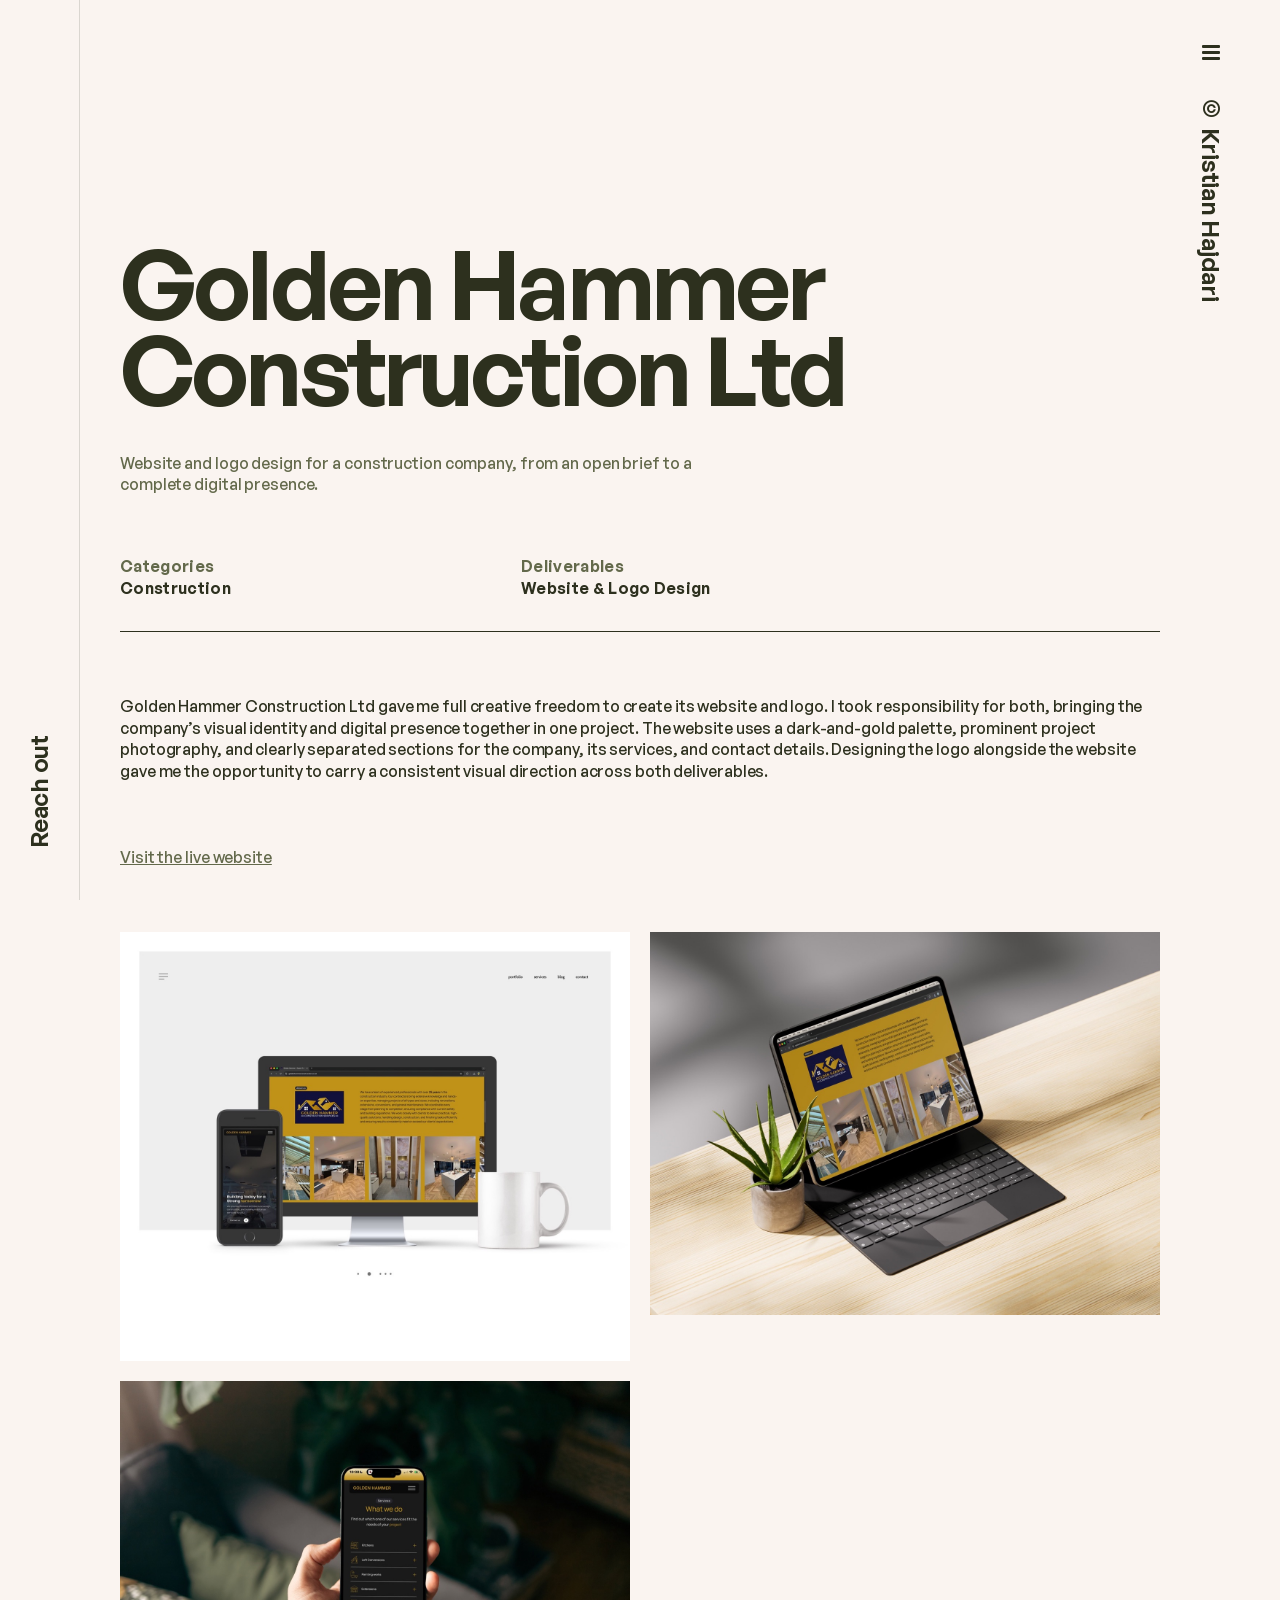
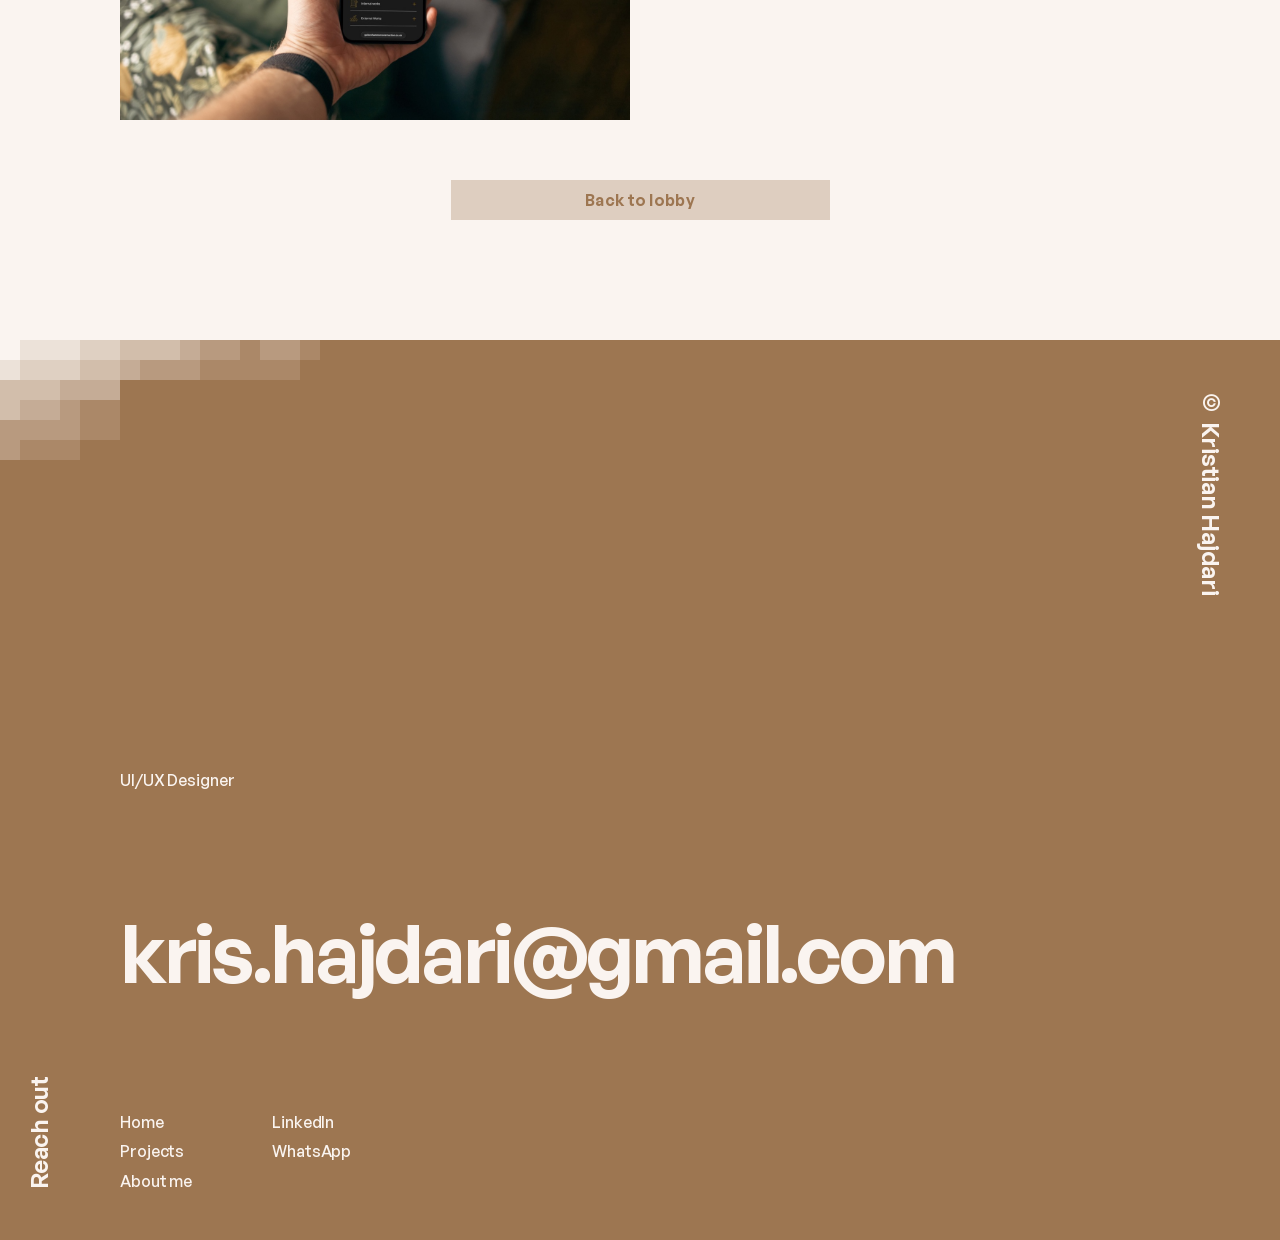
<file: website/projects/golden-hammer-construction.html>
<!DOCTYPE html>
<html lang="en">
<head>
  <meta charset="utf-8">
  <meta name="viewport" content="width=device-width, initial-scale=1">
  <title>Golden Hammer Construction Ltd – Kristian Hajdari</title>
  <meta name="description" content="Website and logo design for a construction company, from an open brief to a complete digital presence.">
  <!-- Link preview (LinkedIn, WhatsApp, etc.). If the site address changes, update the two URLs below. -->
  <meta property="og:type" content="website">
  <meta property="og:site_name" content="Kristian Hajdari">
  <meta property="og:title" content="Golden Hammer Construction Ltd – Kristian Hajdari">
  <meta property="og:description" content="Website and logo design for a construction company, from an open brief to a complete digital presence.">
  <meta property="og:url" content="https://kristianhajdari.netlify.app/projects/golden-hammer-construction.html">
  <meta property="og:image" content="https://kristianhajdari.netlify.app/images/og-image.jpg">
  <meta property="og:image:width" content="1200">
  <meta property="og:image:height" content="630">
  <meta name="twitter:card" content="summary_large_image">
  <link rel="icon" href="../images/favicon.svg">
  <link rel="stylesheet" href="../css/style.css">
</head>
<body>

  <!-- Phone-only bars -->
  <header class="topbar">
    <a href="../index.html">© Kristian Hajdari</a>
    <button class="menu-button" type="button" aria-label="Open menu" data-menu-open><span></span><span></span><span></span></button>
  </header>
  <a class="bottombar" href="../contact.html">Reach out</a>

  <div class="frame">
    <aside class="rail rail--left">
      <a class="vertical-up" href="../contact.html">Reach out</a>
    </aside>

    <main class="content detail">
      <h1 class="page-title">Golden Hammer Construction Ltd</h1>
      <p class="detail__lead">Website and logo design for a construction company, from an open brief to a complete digital presence.</p>

      <dl class="meta">
        <div><dt>Categories</dt><dd>Construction</dd></div>
        <div><dt>Deliverables</dt><dd>Website &amp; Logo Design</dd></div>
      </dl>

      <p class="detail__intro">Golden Hammer Construction Ltd gave me full creative freedom to create its website and logo. I took responsibility for both, bringing the company’s visual identity and digital presence together in one project. The website uses a dark-and-gold palette, prominent project photography, and clearly separated sections for the company, its services, and contact details. Designing the logo alongside the website gave me the opportunity to carry a consistent visual direction across both deliverables.</p>
      <a class="detail__live" href="https://goldenhammerconstruction.co.uk/" target="_blank" rel="noopener">Visit the live website</a>

      <div class="gallery">
        <div class="gallery__col">
          <img src="../images/golden-hammer-1.jpg" alt="">
          <img src="../images/golden-hammer-3.jpg" alt="">
        </div>
        <div class="gallery__col">
          <img src="../images/golden-hammer-2.jpg" alt="">
        </div>
      </div>

      <a class="button detail__back" href="../projects.html">Back to lobby</a>
    </main>

    <aside class="rail rail--right">
      <button class="menu-button" type="button" aria-label="Open menu" data-menu-open><span></span><span></span><span></span></button>
      <a class="vertical-down" href="../index.html">© Kristian Hajdari</a>
    </aside>
  </div>

  <!-- Footer -->
  <footer class="footer frame">
    <img class="footer__pixels" src="../images/footer-pixels.svg" alt="">
    <div class="rail rail--left">
      <a class="vertical-up" href="../contact.html">Reach out</a>
    </div>
    <div class="footer__body">
      <p>UI/UX Designer</p>
      <a class="footer__email" href="mailto:kris.hajdari@gmail.com">kris.hajdari@gmail.com</a>
      <nav class="footer__links" aria-label="Footer">
        <a href="../index.html">Home</a>
        <a href="../projects.html">Projects</a>
        <a href="../index.html#about">About me</a>
        <a href="https://www.linkedin.com/in/kristian-hajdari-100a4332a/" target="_blank" rel="noopener">LinkedIn</a>
        <a href="https://wa.me/447830264102" target="_blank" rel="noopener">WhatsApp</a>
      </nav>
    </div>
    <div class="rail rail--right">
      <a class="vertical-down" href="../index.html">© Kristian Hajdari</a>
    </div>
  </footer>

  <!-- Slide-out menu -->
  <div class="menu" aria-hidden="true">
    <div class="menu__backdrop" data-menu-close></div>
    <nav class="menu__panel" aria-label="Main">
      <div class="menu__head">
        <a href="../index.html">© Kristian Hajdari</a>
      </div>
      <div class="menu__links">
        <a href="../index.html">Home</a>
        <a href="../projects.html">Projects</a>
        <a href="../index.html#about">About me</a>
        <a href="../contact.html">Contact</a>
      </div>
      <p class="menu__role">UI/UX Designer</p>
    </nav>
  </div>

  <script src="../js/main.js"></script>
</body>
</html>
</file>
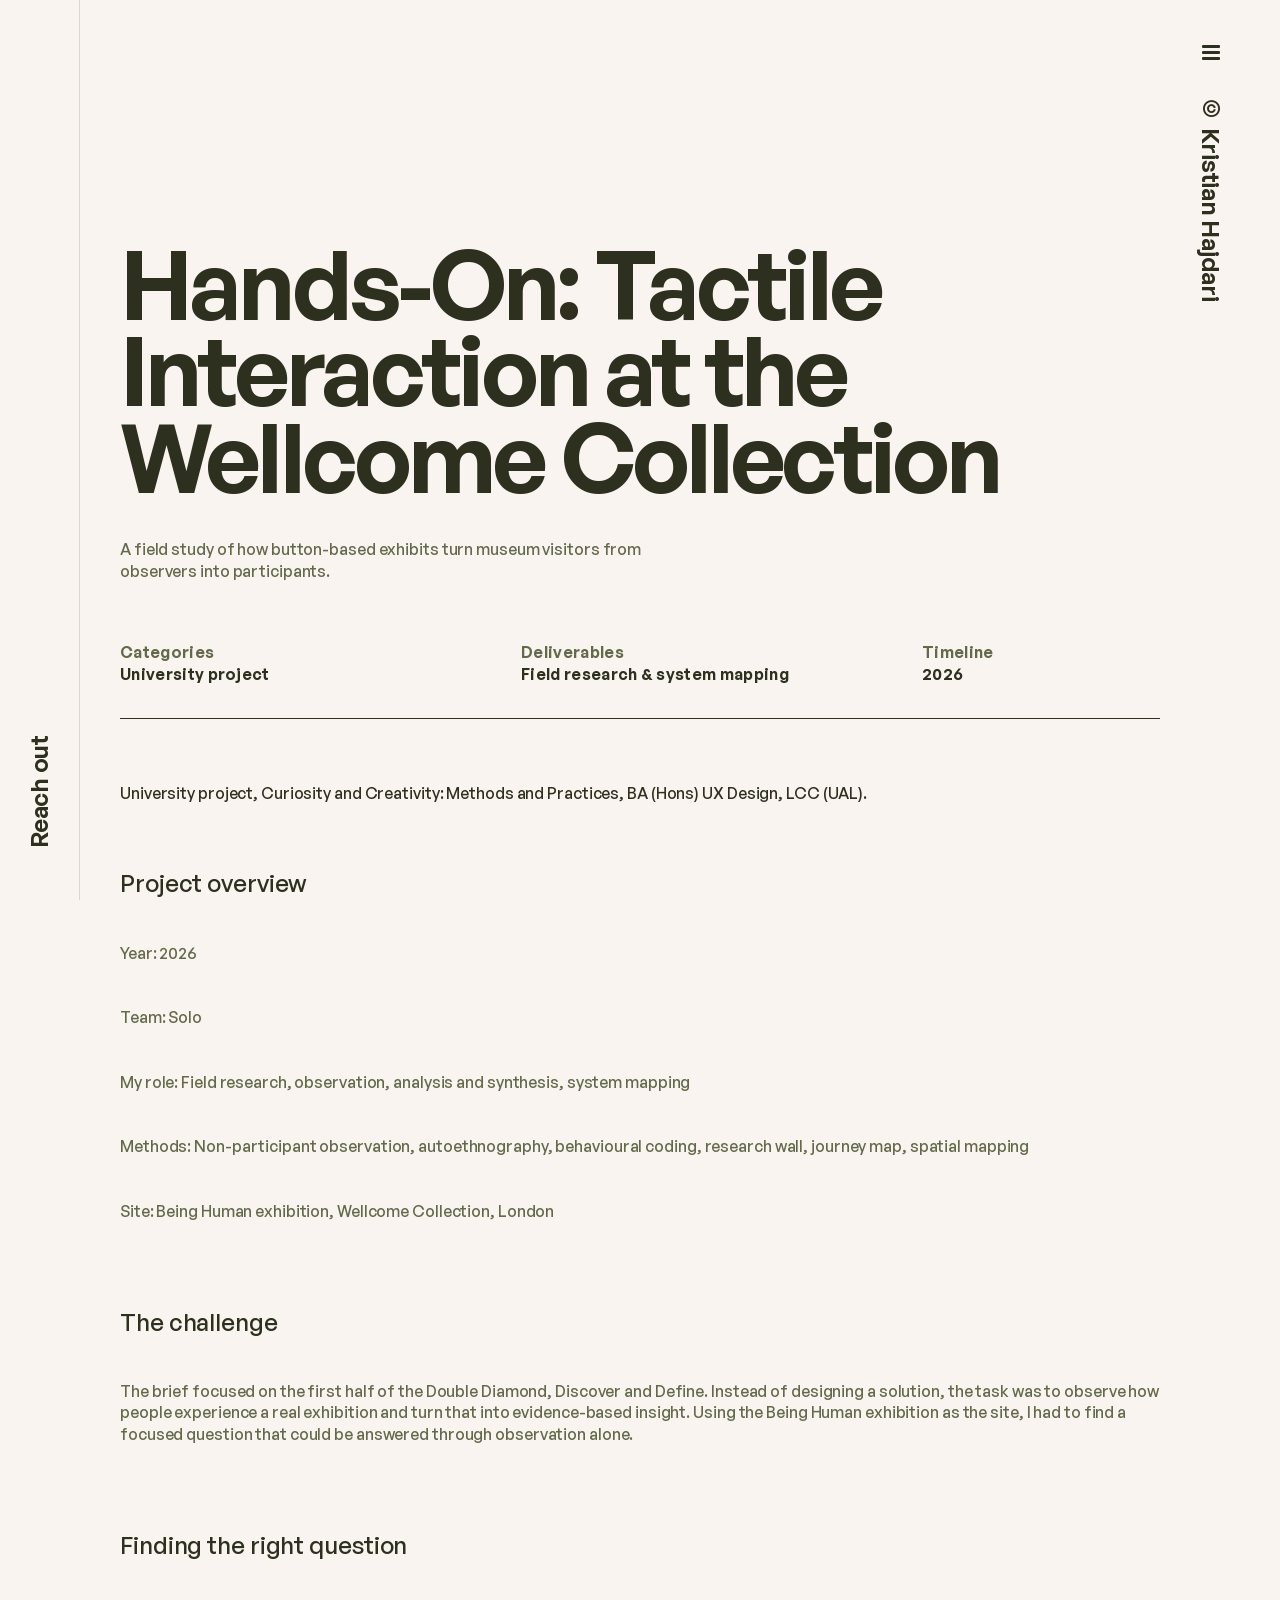
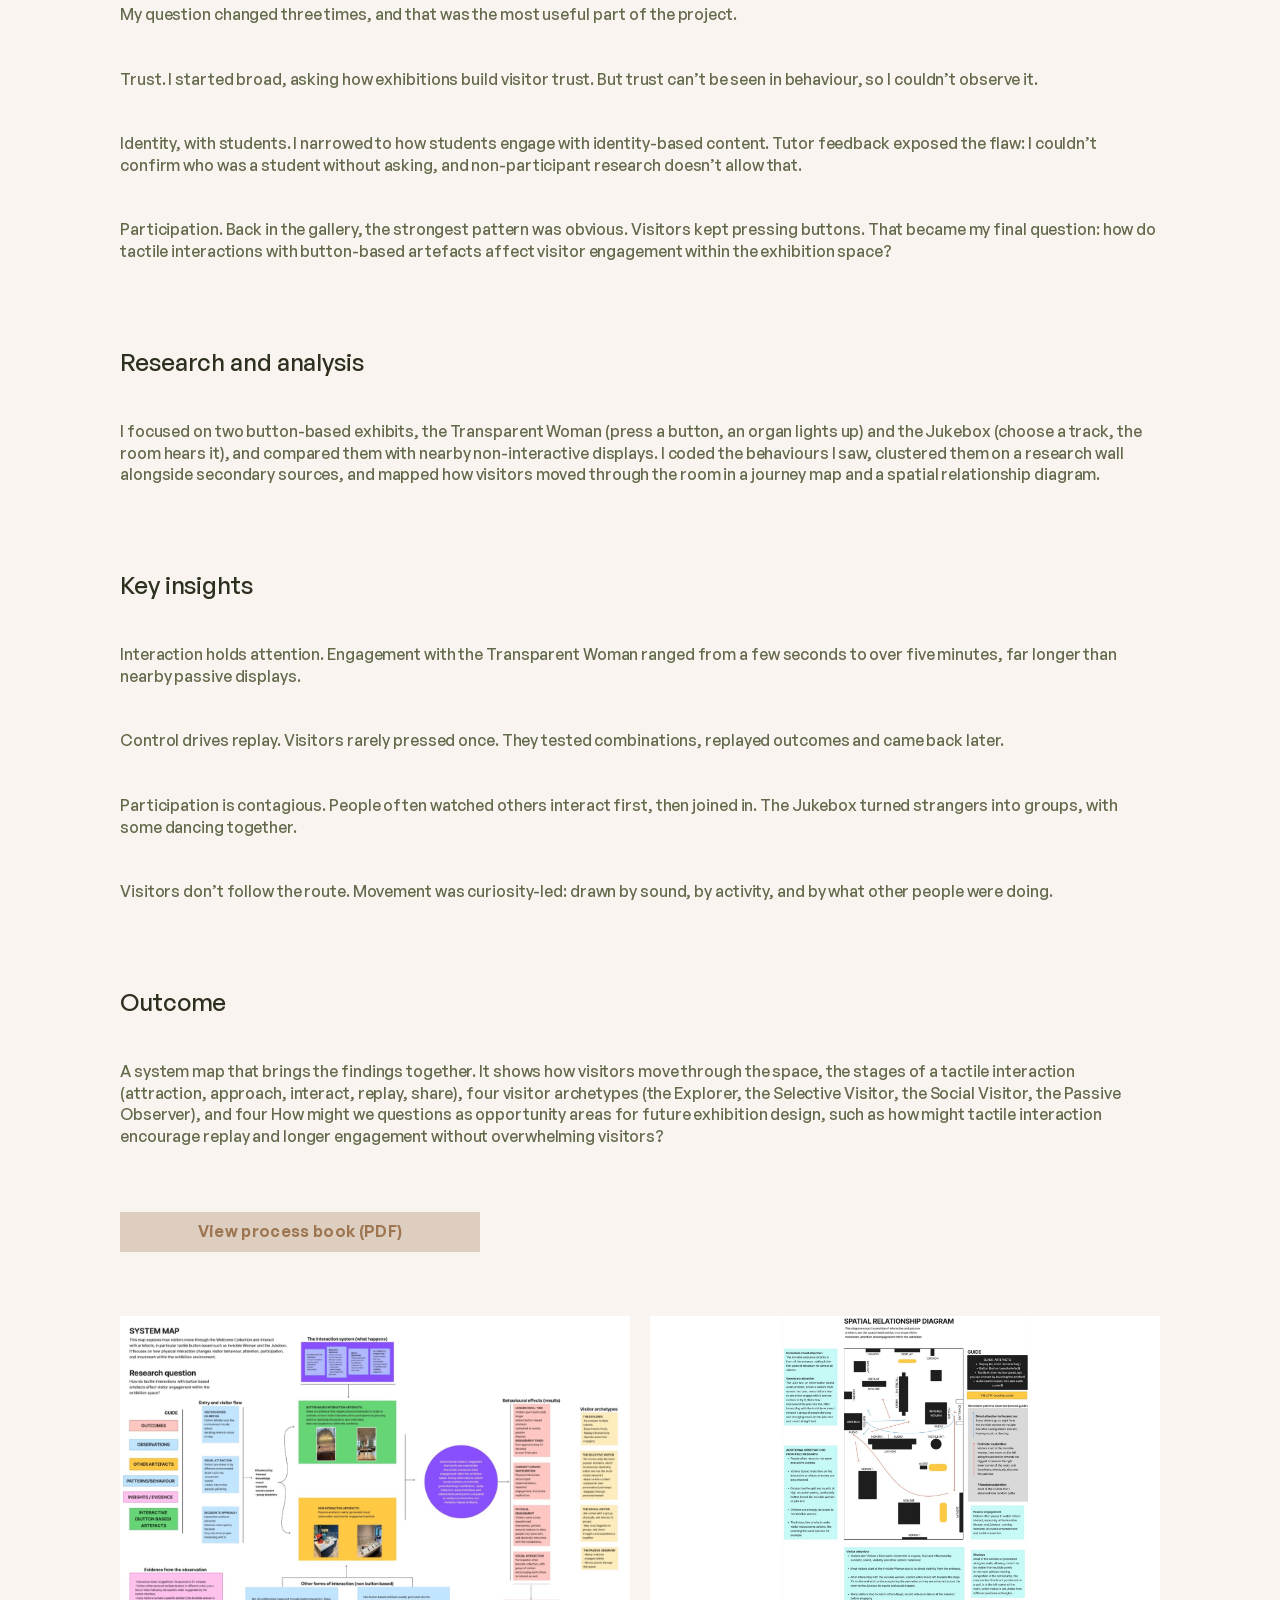
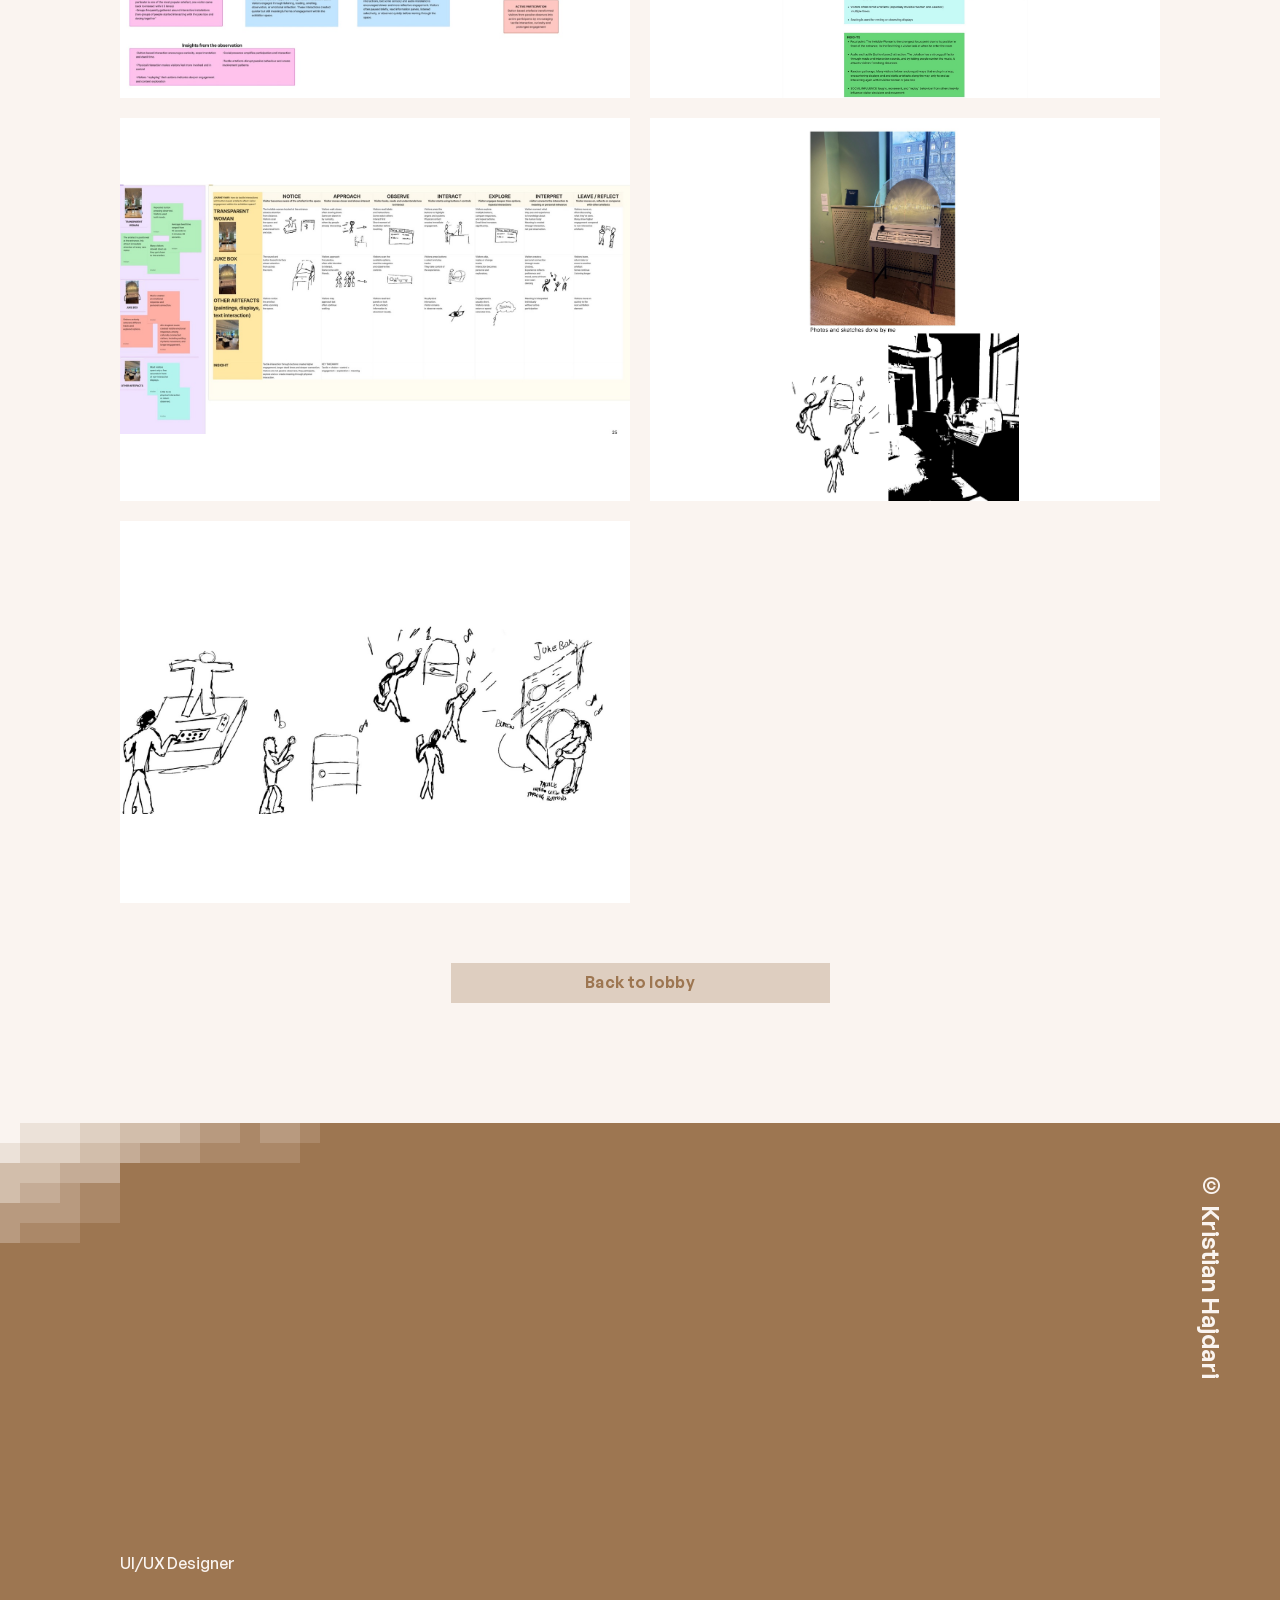
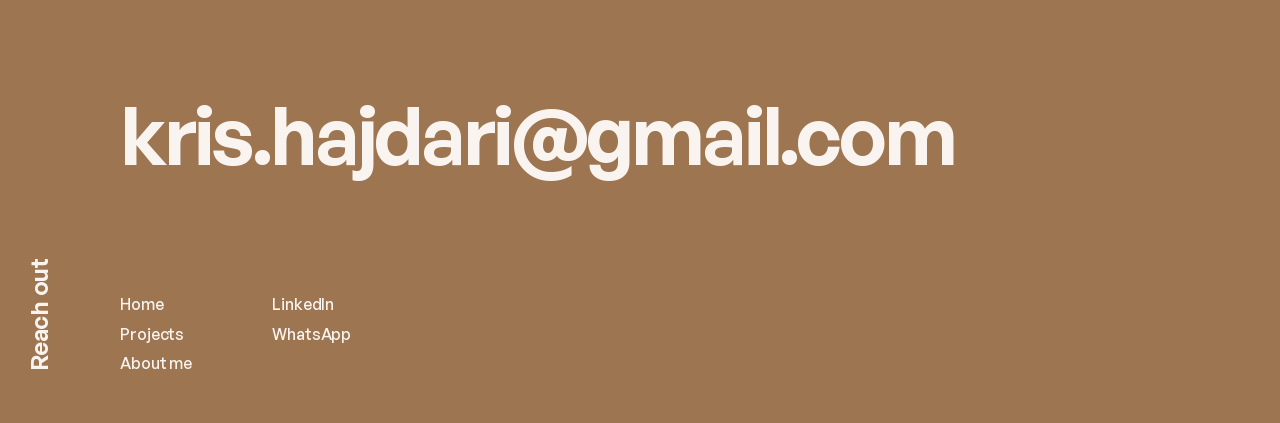
<file: website/projects/synta.html>
<!DOCTYPE html>
<html lang="en">
<head>
  <meta charset="utf-8">
  <meta name="viewport" content="width=device-width, initial-scale=1">
  <title>Hands-On: Tactile Interaction at the Wellcome Collection – Kristian Hajdari</title>
  <meta name="description" content="A field study of how button-based exhibits turn museum visitors from observers into participants.">
  <!-- Link preview (LinkedIn, WhatsApp, etc.). If the site address changes, update the two URLs below. -->
  <meta property="og:type" content="website">
  <meta property="og:site_name" content="Kristian Hajdari">
  <meta property="og:title" content="Hands-On: Tactile Interaction at the Wellcome Collection – Kristian Hajdari">
  <meta property="og:description" content="A field study of how button-based exhibits turn museum visitors from observers into participants.">
  <meta property="og:url" content="https://kristianhajdari.netlify.app/projects/synta.html">
  <meta property="og:image" content="https://kristianhajdari.netlify.app/images/og-image.jpg">
  <meta property="og:image:width" content="1200">
  <meta property="og:image:height" content="630">
  <meta name="twitter:card" content="summary_large_image">
  <link rel="icon" href="../images/favicon.svg">
  <link rel="stylesheet" href="../css/style.css">
</head>
<body>

  <!-- Phone-only bars -->
  <header class="topbar">
    <a href="../index.html">© Kristian Hajdari</a>
    <button class="menu-button" type="button" aria-label="Open menu" data-menu-open><span></span><span></span><span></span></button>
  </header>
  <a class="bottombar" href="../contact.html">Reach out</a>

  <div class="frame">
    <aside class="rail rail--left">
      <a class="vertical-up" href="../contact.html">Reach out</a>
    </aside>

    <main class="content detail">
      <h1 class="page-title">Hands-On: Tactile Interaction at the Wellcome Collection</h1>
      <p class="detail__lead">A field study of how button-based exhibits turn museum visitors from observers into participants.</p>

      <dl class="meta">
        <div><dt>Categories</dt><dd>University project</dd></div>
        <div><dt>Deliverables</dt><dd>Field research &amp; system mapping</dd></div>
        <div><dt>Timeline</dt><dd>2026</dd></div>
      </dl>

      <p class="detail__intro">University project, Curiosity and Creativity: Methods and Practices, BA (Hons) UX Design, LCC (UAL).</p>

      <div class="prose prose--loose">
        <h2>Project overview</h2>
        <p>Year: 2026</p>
        <p>Team: Solo</p>
        <p>My role: Field research, observation, analysis and synthesis, system mapping</p>
        <p>Methods: Non-participant observation, autoethnography, behavioural coding, research wall, journey map, spatial mapping</p>
        <p>Site: Being Human exhibition, Wellcome Collection, London</p>

        <h2>The challenge</h2>
        <p>The brief focused on the first half of the Double Diamond, Discover and Define. Instead of designing a solution, the task was to observe how people experience a real exhibition and turn that into evidence-based insight. Using the Being Human exhibition as the site, I had to find a focused question that could be answered through observation alone.</p>

        <h2>Finding the right question</h2>
        <p>My question changed three times, and that was the most useful part of the project.</p>
        <p>Trust. I started broad, asking how exhibitions build visitor trust. But trust can’t be seen in behaviour, so I couldn’t observe it.</p>
        <p>Identity, with students. I narrowed to how students engage with identity-based content. Tutor feedback exposed the flaw: I couldn’t confirm who was a student without asking, and non-participant research doesn’t allow that.</p>
        <p>Participation. Back in the gallery, the strongest pattern was obvious. Visitors kept pressing buttons. That became my final question: how do tactile interactions with button-based artefacts affect visitor engagement within the exhibition space?</p>

        <h2>Research and analysis</h2>
        <p>I focused on two button-based exhibits, the Transparent Woman (press a button, an organ lights up) and the Jukebox (choose a track, the room hears it), and compared them with nearby non-interactive displays. I coded the behaviours I saw, clustered them on a research wall alongside secondary sources, and mapped how visitors moved through the room in a journey map and a spatial relationship diagram.</p>

        <h2>Key insights</h2>
        <p>Interaction holds attention. Engagement with the Transparent Woman ranged from a few seconds to over five minutes, far longer than nearby passive displays.</p>
        <p>Control drives replay. Visitors rarely pressed once. They tested combinations, replayed outcomes and came back later.</p>
        <p>Participation is contagious. People often watched others interact first, then joined in. The Jukebox turned strangers into groups, with some dancing together.</p>
        <p>Visitors don’t follow the route. Movement was curiosity-led: drawn by sound, by activity, and by what other people were doing.</p>

        <h2>Outcome</h2>
        <p>A system map that brings the findings together. It shows how visitors move through the space, the stages of a tactile interaction (attraction, approach, interact, replay, share), four visitor archetypes (the Explorer, the Selective Visitor, the Social Visitor, the Passive Observer), and four How might we questions as opportunity areas for future exhibition design, such as how might tactile interaction encourage replay and longer engagement without overwhelming visitors?</p>
      </div>

      <a class="button detail__pdf" href="../files/wellcome-collection-process-book.pdf" target="_blank" rel="noopener">View process book (PDF)</a>

      <div class="gallery gallery--fit">
        <div class="gallery__col">
          <img src="../images/wellcome-system-map.jpg" alt="Wellcome Collection final system map">
          <img src="../images/wellcome-journey-map.jpg" alt="Visitor journey map">
          <img src="../images/wellcome-sketches.jpg" alt="Exhibition observation sketches">
        </div>
        <div class="gallery__col">
          <img src="../images/wellcome-spatial-diagram.jpg" alt="Spatial relationship diagram">
          <img src="../images/wellcome-jukebox.jpg" alt="Jukebox photograph and observation sketch">
        </div>
      </div>

      <a class="button detail__back" href="../projects.html">Back to lobby</a>
    </main>

    <aside class="rail rail--right">
      <button class="menu-button" type="button" aria-label="Open menu" data-menu-open><span></span><span></span><span></span></button>
      <a class="vertical-down" href="../index.html">© Kristian Hajdari</a>
    </aside>
  </div>

  <!-- Footer -->
  <footer class="footer frame">
    <img class="footer__pixels" src="../images/footer-pixels.svg" alt="">
    <div class="rail rail--left">
      <a class="vertical-up" href="../contact.html">Reach out</a>
    </div>
    <div class="footer__body">
      <p>UI/UX Designer</p>
      <a class="footer__email" href="mailto:kris.hajdari@gmail.com">kris.hajdari@gmail.com</a>
      <nav class="footer__links" aria-label="Footer">
        <a href="../index.html">Home</a>
        <a href="../projects.html">Projects</a>
        <a href="../index.html#about">About me</a>
        <a href="https://www.linkedin.com/in/kristian-hajdari-100a4332a/" target="_blank" rel="noopener">LinkedIn</a>
        <a href="https://wa.me/447830264102" target="_blank" rel="noopener">WhatsApp</a>
      </nav>
    </div>
    <div class="rail rail--right">
      <a class="vertical-down" href="../index.html">© Kristian Hajdari</a>
    </div>
  </footer>

  <!-- Slide-out menu -->
  <div class="menu" aria-hidden="true">
    <div class="menu__backdrop" data-menu-close></div>
    <nav class="menu__panel" aria-label="Main">
      <div class="menu__head">
        <a href="../index.html">© Kristian Hajdari</a>
      </div>
      <div class="menu__links">
        <a href="../index.html">Home</a>
        <a href="../projects.html">Projects</a>
        <a href="../index.html#about">About me</a>
        <a href="../contact.html">Contact</a>
      </div>
      <p class="menu__role">UI/UX Designer</p>
    </nav>
  </div>

  <script src="../js/main.js"></script>
</body>
</html>
</file>
<file: docs/css/style.css>
/* =====================================================================
   Kristian Hajdari — portfolio
   One stylesheet for every page. Sections:
     1. Fonts            7. Project list (cards)
     2. Design tokens    8. Project detail pages
     3. Base / type      9. Contact page
     4. Page frame      10. Animations
     5. Menu & footer   11. Tablet
     6. Home page       12. Mobile
   ===================================================================== */


/* 1. Fonts ------------------------------------------------------------ */

/* Variable version: any weight from 200 to 700 (used at 580 for rails and small titles) */
@font-face {
  font-family: "General Sans Variable";
  src: url("../fonts/GeneralSans-Variable.woff2") format("woff2");
  font-weight: 200 700;
  font-display: swap;
}
@font-face {
  font-family: "General Sans";
  src: url("../fonts/GeneralSans-Medium.woff2") format("woff2");
  font-weight: 500;
  font-display: swap;
}
@font-face {
  font-family: "General Sans";
  src: url("../fonts/GeneralSans-Semibold.woff2") format("woff2");
  font-weight: 600;
  font-display: swap;
}
@font-face {
  font-family: "General Sans";
  src: url("../fonts/GeneralSans-Bold.woff2") format("woff2");
  font-weight: 700;
  font-display: swap;
}


/* 2. Design tokens ---------------------------------------------------- */

:root {
  --cream: #faf4f0;          /* page background */
  --ink: #2d301e;            /* main text */
  --ink-soft: #63694b;       /* secondary text */
  --brown: #9d7651;          /* accent, footer, contact page */
  --brown-30: rgba(157, 118, 81, 0.3);
  --line: rgba(45, 48, 30, 0.15);
  --icon: #a7a59c;

  --rail-left: 80px;         /* left column with "Reach out" */
  --rail-right: 120px;       /* right column with menu button */
  --gutter: 40px;            /* space between left rail and content */
}


/* 3. Base / typography ------------------------------------------------ */

*,
*::before,
*::after { box-sizing: border-box; }

html { -webkit-text-size-adjust: 100%; scroll-behavior: smooth; }

body {
  margin: 0;
  background: var(--cream);
  color: var(--ink);
  font-family: "General Sans", Arial, sans-serif;
  font-size: 16px;
  font-weight: 500;
  line-height: 1.35;
  letter-spacing: -0.1px;
  -webkit-font-smoothing: antialiased;
}

h1, h2, h3, p { margin: 0; }
img { display: block; max-width: 100%; height: auto; }
picture { display: contents; } /* wrapper for the AVIF photos; adds no box of its own */
a { color: inherit; text-decoration: none; }

/* Reusable text styles */
.text       { font-size: 16px; font-weight: 500; line-height: 1.35; letter-spacing: -0.1px; }
.text-soft  { color: var(--ink-soft); }
.label      { font-size: 16px; font-weight: 600; line-height: 1.33; letter-spacing: 0.02em; }
.title-sm,
.rail,
.menu__head,
.topbar,
.bottombar  { font-family: "General Sans Variable", "General Sans", Arial, sans-serif; font-weight: 580; }
.title-sm   { font-size: 24px; line-height: 1.1; letter-spacing: -0.01em; }
.title-lg   { font-size: 44px; font-weight: 600; line-height: 1.1; letter-spacing: -0.03em; }
.page-title { font-size: 96px; font-weight: 600; line-height: 0.9; letter-spacing: -0.04em; }

.link-accent { color: var(--brown); transition: opacity 0.2s; }
.link-accent:hover { opacity: 0.7; }

/* Box with a dashed outline, used where a project still needs an image */
.placeholder {
  display: grid;
  place-items: center;
  border: 1px dashed var(--brown);
  color: var(--ink-soft);
  text-align: center;
  padding: 16px;
}

/* Light brown button ("Back to lobby", "View process book") */
.button {
  display: inline-flex;
  align-items: center;
  justify-content: center;
  height: 40px;
  padding: 0 24px;
  background: var(--brown-30);
  color: var(--brown);
  font-weight: 600;
  letter-spacing: 0.02em;
  line-height: 1.33;
  transition: background 0.2s;
}
.button:hover { background: rgba(157, 118, 81, 0.45); }


/* 4. Page frame: left rail | content | right rail --------------------- */

.frame {
  display: grid;
  grid-template-columns: var(--rail-left) minmax(0, 1fr) var(--rail-right);
}

.content { padding-left: var(--gutter); min-width: 0; }

.rail {
  position: sticky;
  top: 0;
  height: 100vh;
  display: flex;
  flex-direction: column;
  align-items: center;
  font-size: 24px;
  line-height: 1.1;
  letter-spacing: -0.01em;
}

.rail--left {
  justify-content: flex-end;
  padding-bottom: 52px;
  border-right: 1px solid var(--line);
}

.rail--right {
  padding: 40px 18px 0 0;
  gap: 28px;
}

/* Text that runs up (left rail) or down (right rail) */
.vertical-up   { writing-mode: vertical-rl; transform: rotate(180deg); }
.vertical-down { writing-mode: vertical-rl; }

.menu-button {
  display: flex;
  flex-direction: column;
  gap: 3px;
  padding: 5px 0;
  background: none;
  border: 0;
  color: var(--ink); /* without this, Safari on iPhone draws the lines in system blue */
  -webkit-appearance: none;
  appearance: none;
  -webkit-tap-highlight-color: transparent;
  cursor: pointer;
}
.menu-button span {
  display: block;
  width: 18px;
  height: 3px;
  border-radius: 1px;
  background: currentColor;
}
.rail .menu-button { color: var(--ink); }

/* Phone-only bars (hidden on larger screens) */
.topbar,
.bottombar { display: none; }


/* 5. Menu & footer ---------------------------------------------------- */

.menu {
  position: fixed;
  inset: 0;
  z-index: 100;
  visibility: hidden;
  opacity: 0;
  transition: opacity 0.3s, visibility 0.3s;
}
.menu.is-open { visibility: visible; opacity: 1; }

.menu__backdrop {
  position: absolute;
  inset: 0;
  background: rgba(45, 48, 30, 0.2);
  backdrop-filter: blur(4px);
  -webkit-backdrop-filter: blur(4px);
}

.menu__panel {
  position: absolute;
  top: 12px;
  right: 30px;
  width: 564px;
  height: 391px;
  padding: 24px 24px 28px;
  display: flex;
  flex-direction: column;
  background: var(--brown);
  color: var(--cream);
}

.menu__head { font-size: 24px; }

.menu__links {
  display: flex;
  flex-direction: column;
  gap: 12px;
  margin-top: 60px;
  font-weight: 600;
}
.menu__links a:hover { opacity: 0.7; }
.menu__role { margin-top: auto; }

.footer {
  position: relative;
  background: var(--brown);
  color: var(--cream);
}
.footer .rail { height: 100vh; position: relative; }
.footer .rail--left { border-color: transparent; }
.footer .rail--right { padding-top: 47px; }

/* Pixel fade in the top-left corner */
.footer__pixels {
  position: absolute;
  top: 0;
  left: 0;
  width: 320px;
  height: 120px;
  pointer-events: none;
}

.footer__body {
  height: 100vh;
  display: flex;
  flex-direction: column;
  justify-content: flex-end;
  gap: 120px;
  padding: 0 0 48px var(--gutter);
}

.footer__email {
  font-size: 80px;
  font-weight: 600;
  line-height: 1;
  letter-spacing: -0.04em;
  transition: opacity 0.2s;
}
.footer__email:hover { opacity: 0.8; }

.footer__links {
  display: grid;
  grid-template-columns: 152px auto;
  grid-template-rows: repeat(3, auto);
  grid-auto-flow: column;
  row-gap: 8px;
}
.footer__links a:hover { opacity: 0.7; }


/* 6. Home page -------------------------------------------------------- */

.hero {
  position: relative;
  height: 100vh;
  min-height: 760px;
  padding-top: 120px;
  container-type: inline-size;
}

.hero__role { position: absolute; top: 39px; left: 0; }

.hero__title {
  position: relative;
  z-index: 1;
  max-width: 420px;
  color: #000;
  font-size: 36px;
  font-weight: 600;
  line-height: 1.03;
  letter-spacing: -0.03em;
}

/* "Kristian" fills the content width (plus --name-overhang) at any screen size */
.hero__name {
  --name-overhang: 40px;
  margin-top: 12px;
  color: var(--brown);
  font-size: calc((100cqw + var(--name-overhang)) * 0.3079);
  font-weight: 600;
  line-height: 1;
  letter-spacing: -0.06em;
  white-space: nowrap;
}

.hero__intro { max-width: 392px; margin-top: 12px; position: relative; z-index: 1; }
.hero__cta   { display: inline-block; margin-top: 14px; position: relative; z-index: 1; }

.hero__image {
  position: absolute;
  top: -40px;
  right: -41px;
  width: 941px;
  max-width: none;
  pointer-events: none;
}

.statement {
  max-width: 840px;
  padding-top: 176px;
}

.services { margin-top: 160px; max-width: 782px; }

.service {
  position: relative;
  display: grid;
  grid-template-columns: 382px 1fr;
  column-gap: 19px;
  padding: 40px 0;
  border-bottom: 1px solid var(--line);
}
.service:first-child { padding-top: 0; }

.service__text p { margin-top: 17px; }

.tags {
  display: flex;
  flex-wrap: wrap;
  align-content: flex-start;
  gap: 4px 8px;
  margin: 0;
  padding: 0;
  list-style: none;
  color: var(--brown);
}
.tags li { padding: 8px 12px; }

.service__icon {
  position: absolute;
  top: 0;
  left: calc(100% + 88px);
  width: 24px;
  height: 24px;
  color: var(--icon);
}
.service:not(:first-child) .service__icon { top: 40px; }

.about {
  display: grid;
  grid-template-columns: minmax(0, 1.15fr) minmax(0, 1fr);
  column-gap: 80px;
  row-gap: 48px;
  align-items: start;
  padding-top: 176px;
}
.about__title { grid-column: 1 / -1; }
.about__lead { margin: 0; font-size: 28px; line-height: 1.35; font-weight: 500; letter-spacing: -0.01em; color: var(--ink); }
.about__text { padding-top: 6px; }


.about__text > * + * { margin-top: 24px; }
.about__text p { color: var(--ink-soft); }

.work { padding: 176px 0 200px; }

.work__head { display: flex; align-items: baseline; gap: 16px; }
.work__years { margin-top: 4px; color: var(--ink-soft); }


/* 7. Project list (cards) --------------------------------------------- */

.list-page { padding-top: 240px; padding-bottom: 200px; }
.list-page__years { margin-top: 36px; color: var(--ink-soft); }

.cards {
  display: grid;
  grid-template-columns: repeat(2, minmax(0, 1fr));
  gap: 40px 20px;
  align-items: start;
  margin-top: 44px;
}
.cards--loose { margin-top: 80px; row-gap: 144px; }

.card { display: block; }

.card__media { position: relative; overflow: hidden; border-radius: 24px; }
.card__media img,
.card__media .placeholder { width: 100%; }
.card__media .placeholder { border: 0; background: var(--cream); }

/* A card that spans both columns (desktop and tablet); its photo is cropped to a wide frame */
.card--wide { grid-column: 1 / -1; }
.card--wide .card__media img { aspect-ratio: 2 / 1; object-fit: cover; }

.card__body { padding: 25px 12px 0; }
.card__body p { max-width: 360px; color: var(--ink-soft); }


/* 8. Project detail pages --------------------------------------------- */

.detail { padding-top: 240px; padding-bottom: 120px; }

.detail__lead { max-width: 580px; margin-top: 40px; color: var(--ink-soft); }
.detail__hero { height: 520px; margin-top: 60px; }

.meta {
  display: grid;
  grid-template-columns: repeat(3, 382px);
  column-gap: 19px;
  margin-top: 60px;
  padding-bottom: 32px;
  border-bottom: 1px solid var(--ink);
}
.detail__hero + .meta { margin-top: 32px; }
.meta dt { color: var(--ink-soft); font-weight: 600; letter-spacing: 0.02em; }
.meta dd { margin: 0; font-weight: 600; letter-spacing: 0.02em; }

.detail__intro { max-width: 1043px; margin-top: 64px; }

.detail__live { display: inline-block; margin-top: 64px; color: var(--ink-soft); text-decoration: underline; }

/* Long-form text on project pages */
.prose { margin-top: 63px; color: var(--ink-soft); }
.prose h2 {
  margin: 61px 0 22px;
  color: var(--ink);
  font-size: 24px;
  font-weight: 500;
  line-height: 1.35;
}
.prose h2:first-child { margin-top: 0; }
.prose p + p { margin-top: 21px; }
.prose--loose h2 { margin: 83px 0 43px; }
.prose--loose p + p { margin-top: 43px; }
.prose img { width: 100%; margin-top: 21px; }

.detail__pdf { margin-top: 64px; width: 360px; }

.gallery {
  display: grid;
  grid-template-columns: repeat(2, minmax(0, 1fr));
  gap: 20px;
  margin-top: 64px;
}
.gallery__col { display: flex; flex-direction: column; gap: 20px; }
.gallery__wide { grid-column: 1 / -1; margin-top: 44px; }
.gallery img { width: 100%; }

/* Same-size 4:3 tiles; diagrams and sketches fit inside on white instead of being cropped */
.gallery--fit img { aspect-ratio: 4 / 3; object-fit: contain; background: #fff; }

.detail__back { display: flex; width: 379px; margin: 60px auto 0; }


/* 9. Contact page ----------------------------------------------------- */

.contact-page { background: var(--brown); color: var(--cream); }

.contact {
  position: relative;
  min-height: 100vh;
  overflow: hidden;
}

/* Cream strip behind the photo on the right */
.contact::after {
  content: "";
  position: absolute;
  top: 0;
  right: 0;
  bottom: 0;
  width: 341px;
  background: var(--cream);
}

/* Explicit grid places: otherwise the photo takes the third column's slot
   and pushes the right rail onto a second row */
.contact .rail { position: relative; z-index: 2; }
.contact .rail--left { grid-column: 1; grid-row: 1; border: 0; }
.contact .rail--right { grid-column: 3; grid-row: 1; color: var(--ink); }

.contact__body { grid-column: 2; grid-row: 1; position: relative; z-index: 1; padding: 40px 0 80px var(--gutter); }

.contact__social { display: flex; gap: 24px; }
.contact__social a:hover { opacity: 0.7; }

.contact__email {
  margin-top: 249px;
  white-space: nowrap;
  font-size: 80px;
  font-weight: 600;
  line-height: 1;
  letter-spacing: -0.04em;
}

.contact__email.contact__phone { margin-top: 16px; }

.contact__note { max-width: 394px; margin-top: 80px; }

.contact__photo {
  position: absolute;
  z-index: 1;
  top: 9px;
  left: 236px;
  width: 1189px;
  height: calc(100% - 9px);
  object-fit: cover;
  object-position: left top;
  pointer-events: none;
}


/* 10. Animations ------------------------------------------------------
   CSS here, triggers in js/main.js. Everything is switched off for
   visitors who ask for reduced motion (see the end of this section). */

:root { --ease-out: cubic-bezier(0.22, 1, 0.36, 1); }

/* Page transitions: each page fades in on load and fades out before
   the next one opens (JS adds .is-leaving when an internal link is clicked).
   The html background stays cream so the fade never flashes white. */
@keyframes page-in { from { opacity: 0; } }

html { background: var(--cream); }
body { animation: page-in 0.35s ease-out backwards; }
html.is-leaving body { opacity: 0; transition: opacity 0.2s ease-in; }

/* Hero: text rises in on load, the photo follows slightly later.
   Uses `translate` so the scroll parallax can use `transform` freely. */
@keyframes rise-in       { from { opacity: 0; translate: 0 28px; } }
@keyframes rise-in-small { from { opacity: 0; translate: 0 18px; } }

.hero__title,
.hero__name,
.hero__intro,
.hero__cta   { animation: rise-in 0.85s var(--ease-out) both; }
.hero__image { animation: rise-in-small 0.9s 0.18s var(--ease-out) both; will-change: transform; }

/* Clip the parallax photo to the hero vertically, let "Kristian" overhang sideways */
.hero { overflow-x: visible; overflow-y: clip; }

/* Letter-by-letter reveal. JS wraps words in .word and letters in .char,
   giving each letter its position as --i. */
.split .word { display: inline-block; white-space: nowrap; }
.split .char {
  opacity: 0;
  transition: opacity 0.35s linear;
  transition-delay: calc(var(--i) * 12ms);
}
.split.is-revealed .char { opacity: 1; }

/* Project cards: when a card scrolls into view the image fades in;
   its title and description then reveal letter by letter, like the
   home page text, starting a moment after the image */
.card__media { transition: opacity 0.9s ease-out; }
.js-motion .card:not(.is-revealed) .card__media { opacity: 0; }
.card__body .char { transition-delay: calc(0.25s + var(--i) * 12ms); }

/* Navigation slides up 50px while scrolling down, back on scroll up */
.topbar,
.frame > .rail--right { transition: translate 0.3s var(--ease-out); }
.nav-hidden .topbar,
.nav-hidden .frame > .rail--right { translate: 0 -50px; }

/* Menu button turns into an X; it sits above the open menu as its close button */
.menu-button span { transition: transform 0.3s var(--ease-out), opacity 0.2s; }
.menu-open .menu-button span:nth-child(1) { transform: translateY(6px) rotate(45deg); }
.menu-open .menu-button span:nth-child(2) { opacity: 0; }
.menu-open .menu-button span:nth-child(3) { transform: translateY(-6px) rotate(-45deg); }

.menu-open .frame > .rail--right,
.menu-open .topbar { z-index: 101; }
.menu-open .menu-button { color: var(--cream); }
.menu-open .rail--right .vertical-down,
.menu-open .topbar > a { opacity: 0; }
.menu-open .topbar { background: transparent; }
.topbar,
.topbar > a,
.rail--right .vertical-down { transition: opacity 0.2s, background-color 0.2s, translate 0.3s var(--ease-out); }

/* The panel slides down as it fades in */
.menu__panel {
  translate: 0 -24px;
  transition: translate 0.4s var(--ease-out);
}
.menu.is-open .menu__panel { translate: 0 0; }

/* Service rows: hovering fills each tag's background from the left */
.tags li { position: relative; }
.tags li::before {
  content: "";
  position: absolute;
  inset: 0;
  z-index: -1;
  background: var(--brown-30);
  transform: scaleX(0);
  transform-origin: left;
  transition: transform 0.2s ease-out;
}
.tags { isolation: isolate; }
.service:hover .tags li::before { transform: scaleX(1); }

@media (prefers-reduced-motion: reduce) {
  *,
  *::before,
  *::after {
    animation: none !important;
    transition: none !important;
  }
  .split .char { opacity: 1; }
  .hero__image { transform: none !important; }
}


/* 11. Tablet (601px – 1199px, designed at 768px) ---------------------- */

@media (max-width: 1199px) {
  :root { --rail-right: 80px; }

  .rail--right { padding-right: 0; }

  /* Photo moves below the text so it never covers it */
  .hero { height: auto; min-height: 0; }
  .hero__title { max-width: 420px; }
  .hero__name { --name-overhang: 0px; }
  .hero__intro { max-width: 392px; }
  .hero__image { position: static; width: min(585px, 100%); margin: 24px 0 0 auto; }

  .title-lg { font-size: 28px; line-height: 1.1; }
  .statement { padding-top: 120px; }
  .services { margin-top: 100px; }
  .service { display: block; }
  .service__text p { max-width: 480px; }
  .tags { margin: 20px 0 0 -12px; }
  .service__icon { display: none; }

  .about { grid-template-columns: 1fr; row-gap: 32px; }
  .about__lead { font-size: 24px; }
  .page-title { font-size: 64px; }
  .meta { grid-template-columns: repeat(3, 1fr); }
  .footer__email,
  .contact__email { font-size: clamp(28px, 5.2vw, 56px); }
  /* Contact: no cream strip; the photo sits under the text */
  .contact::after { display: none; }
  .contact .rail--left  { grid-column: 1; grid-row: 1 / 3; }
  .contact .rail--right { grid-column: 3; grid-row: 1 / 3; color: var(--cream); }
  .contact .rail .menu-button { color: var(--cream); }
  .contact__body { grid-column: 2; grid-row: 1; }
  .contact__email { margin-top: 160px; }
  .contact__photo {
    position: static;
    grid-column: 2;
    grid-row: 2;
    width: calc(100% - var(--gutter));
    height: auto;
    margin-left: var(--gutter);
  }

  .menu__panel { width: min(564px, calc(100vw - 60px)); }
}


/* 12. Mobile (up to 600px, designed at 375px) ------------------------- */

@media (max-width: 600px) {
  :root { --gutter: 16px; }

  body { padding-bottom: 42px; } /* keeps the end of the page clear of the bottom bar */

  .frame { display: block; }
  .rail { display: none; }
  .content { padding: 0 16px; }

  .topbar,
  .bottombar {
    position: fixed;
    left: 0;
    right: 0;
    z-index: 50;
    display: flex;
    align-items: center;
    background: var(--cream);
    color: var(--ink);
  }
  .topbar { top: 0; height: 44px; padding: 0 16px; justify-content: space-between; }
  .bottombar { bottom: 0; height: 42px; justify-content: center; }
  .topbar .menu-button span { width: 18px; }

  .hero { padding-top: 96px; padding-bottom: 0; }
  .hero__role { display: none; }
  .hero__title { max-width: none; }
  .hero__name { margin-top: 16px; }
  .hero__intro { max-width: none; margin-top: 16px; }
  .hero__image { width: 100%; margin: 0; }

  .title-lg { line-height: 1.2; }
  .statement { padding-top: 64px; }
  .services { margin-top: 160px; }
  .service { display: block; padding: 100px 0 35px; }
  .service:first-child { padding-top: 0; }
  .service__text p { margin-top: 17px; }
  .tags { margin: 24px 0 0; gap: 8px; }
  .tags li { background: var(--brown-30); }

  .about { padding-top: 120px; }
  .about__lead { font-size: 21px; }
  .work { padding: 120px 0 160px; }
  .work__head { justify-content: space-between; }

  .cards,
  .gallery { grid-template-columns: 1fr; }
  .cards { gap: 48px; }
  .card--wide .card__media img { aspect-ratio: auto; }
  .card__body { padding: 12px 0 0; }

  .list-page,
  .detail { padding-top: 120px; }
  .page-title { font-size: 48px; }
  .detail__hero { height: 240px; }
  .meta { grid-template-columns: 1fr; row-gap: 16px; }
  .detail__pdf,
  .detail__back { width: 100%; }

  .footer .rail { display: none; }
  .footer__pixels { display: none; }
  .footer__body { height: 360px; gap: 40px; padding: 0 16px 60px; }
  .footer__email,
  .contact__email { font-size: 28px; line-height: 1.2; }

  .contact::after { display: none; }
  .contact__body { padding: 60px 16px 80px; }
  .contact__email { margin-top: 120px; }
  .contact__photo { width: 100%; margin: 0; }

  .menu__panel { top: 8px; right: 8px; width: calc(100vw - 16px); height: auto; min-height: 360px; }
}
</file>
<file: website/css/style.css>
/* =====================================================================
   Kristian Hajdari — portfolio
   One stylesheet for every page. Sections:
     1. Fonts            7. Project list (cards)
     2. Design tokens    8. Project detail pages
     3. Base / type      9. Contact page
     4. Page frame      10. Animations
     5. Menu & footer   11. Tablet
     6. Home page       12. Mobile
   ===================================================================== */


/* 1. Fonts ------------------------------------------------------------ */

/* Variable version: any weight from 200 to 700 (used at 580 for rails and small titles) */
@font-face {
  font-family: "General Sans Variable";
  src: url("../fonts/GeneralSans-Variable.woff2") format("woff2");
  font-weight: 200 700;
  font-display: swap;
}
@font-face {
  font-family: "General Sans";
  src: url("../fonts/GeneralSans-Medium.woff2") format("woff2");
  font-weight: 500;
  font-display: swap;
}
@font-face {
  font-family: "General Sans";
  src: url("../fonts/GeneralSans-Semibold.woff2") format("woff2");
  font-weight: 600;
  font-display: swap;
}
@font-face {
  font-family: "General Sans";
  src: url("../fonts/GeneralSans-Bold.woff2") format("woff2");
  font-weight: 700;
  font-display: swap;
}


/* 2. Design tokens ---------------------------------------------------- */

:root {
  --cream: #faf4f0;          /* page background */
  --ink: #2d301e;            /* main text */
  --ink-soft: #63694b;       /* secondary text */
  --brown: #9d7651;          /* accent, footer, contact page */
  --brown-30: rgba(157, 118, 81, 0.3);
  --line: rgba(45, 48, 30, 0.15);
  --icon: #a7a59c;

  --rail-left: 80px;         /* left column with "Reach out" */
  --rail-right: 120px;       /* right column with menu button */
  --gutter: 40px;            /* space between left rail and content */
}


/* 3. Base / typography ------------------------------------------------ */

*,
*::before,
*::after { box-sizing: border-box; }

html { -webkit-text-size-adjust: 100%; scroll-behavior: smooth; }

body {
  margin: 0;
  background: var(--cream);
  color: var(--ink);
  font-family: "General Sans", Arial, sans-serif;
  font-size: 16px;
  font-weight: 500;
  line-height: 1.35;
  letter-spacing: -0.1px;
  -webkit-font-smoothing: antialiased;
}

h1, h2, h3, p { margin: 0; }
img { display: block; max-width: 100%; }
a { color: inherit; text-decoration: none; }

/* Reusable text styles */
.text       { font-size: 16px; font-weight: 500; line-height: 1.35; letter-spacing: -0.1px; }
.text-soft  { color: var(--ink-soft); }
.label      { font-size: 16px; font-weight: 600; line-height: 1.33; letter-spacing: 0.02em; }
.title-sm,
.rail,
.menu__head,
.topbar,
.bottombar  { font-family: "General Sans Variable", "General Sans", Arial, sans-serif; font-weight: 580; }
.title-sm   { font-size: 24px; line-height: 1.1; letter-spacing: -0.01em; }
.title-lg   { font-size: 44px; font-weight: 600; line-height: 1.1; letter-spacing: -0.03em; }
.page-title { font-size: 96px; font-weight: 600; line-height: 0.9; letter-spacing: -0.04em; }

.link-accent { color: var(--brown); transition: opacity 0.2s; }
.link-accent:hover { opacity: 0.7; }

/* Box with a dashed outline, used where a project still needs an image */
.placeholder {
  display: grid;
  place-items: center;
  border: 1px dashed var(--brown);
  color: var(--ink-soft);
  text-align: center;
  padding: 16px;
}

/* Light brown button ("Back to lobby", "View process book") */
.button {
  display: inline-flex;
  align-items: center;
  justify-content: center;
  height: 40px;
  padding: 0 24px;
  background: var(--brown-30);
  color: var(--brown);
  font-weight: 600;
  letter-spacing: 0.02em;
  line-height: 1.33;
  transition: background 0.2s;
}
.button:hover { background: rgba(157, 118, 81, 0.45); }


/* 4. Page frame: left rail | content | right rail --------------------- */

.frame {
  display: grid;
  grid-template-columns: var(--rail-left) minmax(0, 1fr) var(--rail-right);
}

.content { padding-left: var(--gutter); min-width: 0; }

.rail {
  position: sticky;
  top: 0;
  height: 100vh;
  display: flex;
  flex-direction: column;
  align-items: center;
  font-size: 24px;
  line-height: 1.1;
  letter-spacing: -0.01em;
}

.rail--left {
  justify-content: flex-end;
  padding-bottom: 52px;
  border-right: 1px solid var(--line);
}

.rail--right {
  padding: 40px 18px 0 0;
  gap: 28px;
}

/* Text that runs up (left rail) or down (right rail) */
.vertical-up   { writing-mode: vertical-rl; transform: rotate(180deg); }
.vertical-down { writing-mode: vertical-rl; }

.menu-button {
  display: flex;
  flex-direction: column;
  gap: 3px;
  padding: 5px 0;
  background: none;
  border: 0;
  color: var(--ink); /* without this, Safari on iPhone draws the lines in system blue */
  -webkit-appearance: none;
  appearance: none;
  -webkit-tap-highlight-color: transparent;
  cursor: pointer;
}
.menu-button span {
  display: block;
  width: 18px;
  height: 3px;
  border-radius: 1px;
  background: currentColor;
}
.rail .menu-button { color: var(--ink); }

/* Phone-only bars (hidden on larger screens) */
.topbar,
.bottombar { display: none; }


/* 5. Menu & footer ---------------------------------------------------- */

.menu {
  position: fixed;
  inset: 0;
  z-index: 100;
  visibility: hidden;
  opacity: 0;
  transition: opacity 0.3s, visibility 0.3s;
}
.menu.is-open { visibility: visible; opacity: 1; }

.menu__backdrop {
  position: absolute;
  inset: 0;
  background: rgba(45, 48, 30, 0.2);
  backdrop-filter: blur(4px);
  -webkit-backdrop-filter: blur(4px);
}

.menu__panel {
  position: absolute;
  top: 12px;
  right: 30px;
  width: 564px;
  height: 391px;
  padding: 24px 24px 28px;
  display: flex;
  flex-direction: column;
  background: var(--brown);
  color: var(--cream);
}

.menu__head { font-size: 24px; }

.menu__links {
  display: flex;
  flex-direction: column;
  gap: 12px;
  margin-top: 60px;
  font-weight: 600;
}
.menu__links a:hover { opacity: 0.7; }
.menu__role { margin-top: auto; }

.footer {
  position: relative;
  background: var(--brown);
  color: var(--cream);
}
.footer .rail { height: 100vh; position: relative; }
.footer .rail--left { border-color: transparent; }
.footer .rail--right { padding-top: 47px; }

/* Pixel fade in the top-left corner */
.footer__pixels {
  position: absolute;
  top: 0;
  left: 0;
  width: 320px;
  height: 120px;
  pointer-events: none;
}

.footer__body {
  height: 100vh;
  display: flex;
  flex-direction: column;
  justify-content: flex-end;
  gap: 120px;
  padding: 0 0 48px var(--gutter);
}

.footer__email {
  font-size: 80px;
  font-weight: 600;
  line-height: 1;
  letter-spacing: -0.04em;
  transition: opacity 0.2s;
}
.footer__email:hover { opacity: 0.8; }

.footer__links {
  display: grid;
  grid-template-columns: 152px auto;
  grid-template-rows: repeat(3, auto);
  grid-auto-flow: column;
  row-gap: 8px;
}
.footer__links a:hover { opacity: 0.7; }


/* 6. Home page -------------------------------------------------------- */

.hero {
  position: relative;
  height: 100vh;
  min-height: 760px;
  padding-top: 120px;
  container-type: inline-size;
}

.hero__role { position: absolute; top: 39px; left: 0; }

.hero__title {
  position: relative;
  z-index: 1;
  max-width: 420px;
  color: #000;
  font-size: 36px;
  font-weight: 600;
  line-height: 1.03;
  letter-spacing: -0.03em;
}

/* "Kristian" fills the content width (plus --name-overhang) at any screen size */
.hero__name {
  --name-overhang: 40px;
  margin-top: 12px;
  color: var(--brown);
  font-size: calc((100cqw + var(--name-overhang)) * 0.3079);
  font-weight: 600;
  line-height: 1;
  letter-spacing: -0.06em;
  white-space: nowrap;
}

.hero__intro { max-width: 392px; margin-top: 12px; position: relative; z-index: 1; }
.hero__cta   { display: inline-block; margin-top: 14px; position: relative; z-index: 1; }

.hero__image {
  position: absolute;
  top: -40px;
  right: -41px;
  width: 941px;
  max-width: none;
  pointer-events: none;
}

.statement {
  max-width: 840px;
  padding-top: 176px;
}

.services { margin-top: 160px; max-width: 782px; }

.service {
  position: relative;
  display: grid;
  grid-template-columns: 382px 1fr;
  column-gap: 19px;
  padding: 40px 0;
  border-bottom: 1px solid var(--line);
}
.service:first-child { padding-top: 0; }

.service__text p { margin-top: 17px; }

.tags {
  display: flex;
  flex-wrap: wrap;
  align-content: flex-start;
  gap: 4px 8px;
  margin: 0;
  padding: 0;
  list-style: none;
  color: var(--brown);
}
.tags li { padding: 8px 12px; }

.service__icon {
  position: absolute;
  top: 0;
  left: calc(100% + 88px);
  width: 24px;
  height: 24px;
  color: var(--icon);
}
.service:not(:first-child) .service__icon { top: 40px; }

.about {
  display: grid;
  grid-template-columns: 280px 640px;
  column-gap: 40px;
  padding-top: 176px;
}

.about__photo img {
  width: 280px;
  height: 498px;
  object-fit: cover;
  border-radius: 24px;
}
.about__photo figcaption { margin-top: 11px; color: var(--ink-soft); }
.about__photo { margin: 0; }

.about__text > * + * { margin-top: 24px; }
.about__text p { color: var(--ink-soft); }

.work { padding: 176px 0 200px; }

.work__head { display: flex; align-items: baseline; gap: 16px; }
.work__years { margin-top: 4px; color: var(--ink-soft); }


/* 7. Project list (cards) --------------------------------------------- */

.list-page { padding-top: 240px; padding-bottom: 200px; }
.list-page__years { margin-top: 36px; color: var(--ink-soft); }

.cards {
  display: grid;
  grid-template-columns: repeat(2, minmax(0, 1fr));
  gap: 40px 20px;
  align-items: start;
  margin-top: 44px;
}
.cards--loose { margin-top: 80px; row-gap: 144px; }

.card { display: block; }

.card__media { position: relative; overflow: hidden; border-radius: 24px; }
.card__media img,
.card__media .placeholder { width: 100%; }
.card__media .placeholder { border: 0; background: var(--cream); }

/* A card that spans both columns (desktop and tablet); its photo is cropped to a wide frame */
.card--wide { grid-column: 1 / -1; }
.card--wide .card__media img { aspect-ratio: 2 / 1; object-fit: cover; }

.card__body { padding: 25px 12px 0; }
.card__body p { max-width: 360px; color: var(--ink-soft); }


/* 8. Project detail pages --------------------------------------------- */

.detail { padding-top: 240px; padding-bottom: 120px; }

.detail__lead { max-width: 580px; margin-top: 40px; color: var(--ink-soft); }
.detail__hero { height: 520px; margin-top: 60px; }

.meta {
  display: grid;
  grid-template-columns: repeat(3, 382px);
  column-gap: 19px;
  margin-top: 60px;
  padding-bottom: 32px;
  border-bottom: 1px solid var(--ink);
}
.detail__hero + .meta { margin-top: 32px; }
.meta dt { color: var(--ink-soft); font-weight: 600; letter-spacing: 0.02em; }
.meta dd { margin: 0; font-weight: 600; letter-spacing: 0.02em; }

.detail__intro { max-width: 1043px; margin-top: 64px; }

.detail__live { display: inline-block; margin-top: 64px; color: var(--ink-soft); text-decoration: underline; }

/* Long-form text on project pages */
.prose { margin-top: 63px; color: var(--ink-soft); }
.prose h2 {
  margin: 61px 0 22px;
  color: var(--ink);
  font-size: 24px;
  font-weight: 500;
  line-height: 1.35;
}
.prose h2:first-child { margin-top: 0; }
.prose p + p { margin-top: 21px; }
.prose--loose h2 { margin: 83px 0 43px; }
.prose--loose p + p { margin-top: 43px; }
.prose img { width: 100%; margin-top: 21px; }

.detail__pdf { margin-top: 64px; width: 360px; }

.gallery {
  display: grid;
  grid-template-columns: repeat(2, minmax(0, 1fr));
  gap: 20px;
  margin-top: 64px;
}
.gallery__col { display: flex; flex-direction: column; gap: 20px; }
.gallery__wide { grid-column: 1 / -1; margin-top: 44px; }
.gallery img { width: 100%; }

/* Same-size 4:3 tiles; diagrams and sketches fit inside on white instead of being cropped */
.gallery--fit img { aspect-ratio: 4 / 3; object-fit: contain; background: #fff; }

.detail__back { display: flex; width: 379px; margin: 60px auto 0; }


/* 9. Contact page ----------------------------------------------------- */

.contact-page { background: var(--brown); color: var(--cream); }

.contact {
  position: relative;
  min-height: 100vh;
  overflow: hidden;
}

/* Cream strip behind the photo on the right */
.contact::after {
  content: "";
  position: absolute;
  top: 0;
  right: 0;
  bottom: 0;
  width: 341px;
  background: var(--cream);
}

.contact .rail { position: relative; z-index: 2; }
.contact .rail--left { border: 0; }
.contact .rail--right { color: var(--ink); }

.contact__body { position: relative; z-index: 1; padding: 40px 0 80px var(--gutter); }

.contact__social { display: flex; gap: 24px; }
.contact__social a:hover { opacity: 0.7; }

.contact__email {
  margin-top: 249px;
  white-space: nowrap;
  font-size: 80px;
  font-weight: 600;
  line-height: 1;
  letter-spacing: -0.04em;
}

.contact__note { max-width: 394px; margin-top: 80px; }

.contact__photo {
  position: absolute;
  z-index: 1;
  top: 9px;
  left: 236px;
  width: 1189px;
  height: calc(100% - 9px);
  object-fit: cover;
  object-position: left top;
  pointer-events: none;
}


/* 10. Animations ------------------------------------------------------
   CSS here, triggers in js/main.js. Everything is switched off for
   visitors who ask for reduced motion (see the end of this section). */

:root { --ease-out: cubic-bezier(0.22, 1, 0.36, 1); }

/* Page transitions: each page fades in on load and fades out before
   the next one opens (JS adds .is-leaving when an internal link is clicked).
   The html background stays cream so the fade never flashes white. */
@keyframes page-in { from { opacity: 0; } }

html { background: var(--cream); }
body { animation: page-in 0.5s ease-out backwards; }
html.is-leaving body { opacity: 0; transition: opacity 0.35s ease-in; }

/* Hero: text rises in on load, the photo follows slightly later.
   Uses `translate` so the scroll parallax can use `transform` freely. */
@keyframes rise-in       { from { opacity: 0; translate: 0 28px; } }
@keyframes rise-in-small { from { opacity: 0; translate: 0 18px; } }

.hero__title,
.hero__name,
.hero__intro,
.hero__cta   { animation: rise-in 0.85s var(--ease-out) both; }
.hero__image { animation: rise-in-small 0.9s 0.18s var(--ease-out) both; will-change: transform; }

/* Clip the parallax photo to the hero vertically, let "Kristian" overhang sideways */
.hero { overflow-x: visible; overflow-y: clip; }

/* Letter-by-letter reveal. JS wraps words in .word and letters in .char,
   giving each letter its position as --i. */
.split .word { display: inline-block; white-space: nowrap; }
.split .char {
  opacity: 0;
  transition: opacity 0.35s linear;
  transition-delay: calc(var(--i) * 12ms);
}
.split.is-revealed .char { opacity: 1; }

/* Project cards: when a card scrolls into view the image fades in;
   its title and description then reveal letter by letter, like the
   home page text, starting a moment after the image */
.card__media { transition: opacity 0.9s ease-out; }
.js-motion .card:not(.is-revealed) .card__media { opacity: 0; }
.card__body .char { transition-delay: calc(0.25s + var(--i) * 12ms); }

/* Navigation slides up 50px while scrolling down, back on scroll up */
.topbar,
.frame > .rail--right { transition: translate 0.3s var(--ease-out); }
.nav-hidden .topbar,
.nav-hidden .frame > .rail--right { translate: 0 -50px; }

/* Menu button turns into an X; it sits above the open menu as its close button */
.menu-button span { transition: transform 0.3s var(--ease-out), opacity 0.2s; }
.menu-open .menu-button span:nth-child(1) { transform: translateY(6px) rotate(45deg); }
.menu-open .menu-button span:nth-child(2) { opacity: 0; }
.menu-open .menu-button span:nth-child(3) { transform: translateY(-6px) rotate(-45deg); }

.menu-open .frame > .rail--right,
.menu-open .topbar { z-index: 101; }
.menu-open .menu-button { color: var(--cream); }
.menu-open .rail--right .vertical-down,
.menu-open .topbar > a { opacity: 0; }
.menu-open .topbar { background: transparent; }
.topbar,
.topbar > a,
.rail--right .vertical-down { transition: opacity 0.2s, background-color 0.2s, translate 0.3s var(--ease-out); }

/* The panel slides down as it fades in */
.menu__panel {
  translate: 0 -24px;
  transition: translate 0.4s var(--ease-out);
}
.menu.is-open .menu__panel { translate: 0 0; }

/* Service rows: hovering fills each tag's background from the left */
.tags li { position: relative; }
.tags li::before {
  content: "";
  position: absolute;
  inset: 0;
  z-index: -1;
  background: var(--brown-30);
  transform: scaleX(0);
  transform-origin: left;
  transition: transform 0.2s ease-out;
}
.tags { isolation: isolate; }
.service:hover .tags li::before { transform: scaleX(1); }

@media (prefers-reduced-motion: reduce) {
  *,
  *::before,
  *::after {
    animation: none !important;
    transition: none !important;
  }
  .split .char { opacity: 1; }
  .hero__image { transform: none !important; }
}


/* 11. Tablet (601px – 1199px, designed at 768px) ---------------------- */

@media (max-width: 1199px) {
  :root { --rail-right: 80px; }

  .rail--right { padding-right: 0; }

  /* Photo moves below the text so it never covers it */
  .hero { height: auto; min-height: 0; }
  .hero__title { max-width: 420px; }
  .hero__name { --name-overhang: 0px; }
  .hero__intro { max-width: 392px; }
  .hero__image { position: static; width: min(585px, 100%); margin: 24px 0 0 auto; }

  .title-lg { font-size: 28px; line-height: 1.1; }
  .statement { padding-top: 120px; }
  .services { margin-top: 100px; }
  .service { display: block; }
  .service__text p { max-width: 480px; }
  .tags { margin: 20px 0 0 -12px; }
  .service__icon { display: none; }

  .about { grid-template-columns: 1fr; row-gap: 40px; }
  .page-title { font-size: 64px; }
  .meta { grid-template-columns: repeat(3, 1fr); }
  .footer__email,
  .contact__email { font-size: clamp(28px, 5.2vw, 56px); }
  /* Contact: no cream strip; the photo sits under the text */
  .contact::after { display: none; }
  .contact .rail--left  { grid-column: 1; grid-row: 1 / 3; }
  .contact .rail--right { grid-column: 3; grid-row: 1 / 3; color: var(--cream); }
  .contact .rail .menu-button { color: var(--cream); }
  .contact__body { grid-column: 2; grid-row: 1; }
  .contact__email { margin-top: 160px; }
  .contact__photo {
    position: static;
    grid-column: 2;
    grid-row: 2;
    width: calc(100% - var(--gutter));
    height: auto;
    margin-left: var(--gutter);
  }

  .menu__panel { width: min(564px, calc(100vw - 60px)); }
}


/* 12. Mobile (up to 600px, designed at 375px) ------------------------- */

@media (max-width: 600px) {
  :root { --gutter: 16px; }

  body { padding-bottom: 42px; } /* keeps the end of the page clear of the bottom bar */

  .frame { display: block; }
  .rail { display: none; }
  .content { padding: 0 16px; }

  .topbar,
  .bottombar {
    position: fixed;
    left: 0;
    right: 0;
    z-index: 50;
    display: flex;
    align-items: center;
    background: var(--cream);
    color: var(--ink);
  }
  .topbar { top: 0; height: 44px; padding: 0 16px; justify-content: space-between; }
  .bottombar { bottom: 0; height: 42px; justify-content: center; }
  .topbar .menu-button span { width: 18px; }

  .hero { padding-top: 96px; padding-bottom: 0; }
  .hero__role { display: none; }
  .hero__title { max-width: none; }
  .hero__name { margin-top: 16px; }
  .hero__intro { max-width: none; margin-top: 16px; }
  .hero__image { width: 100%; margin: 0; }

  .title-lg { line-height: 1.2; }
  .statement { padding-top: 64px; }
  .services { margin-top: 160px; }
  .service { display: block; padding: 100px 0 35px; }
  .service:first-child { padding-top: 0; }
  .service__text p { margin-top: 17px; }
  .tags { margin: 24px 0 0; gap: 8px; }
  .tags li { background: var(--brown-30); }

  .about { padding-top: 120px; }
  .about__photo figcaption { margin-top: 12px; }
  .work { padding: 120px 0 160px; }
  .work__head { justify-content: space-between; }

  .cards,
  .gallery { grid-template-columns: 1fr; }
  .cards { gap: 48px; }
  .card--wide .card__media img { aspect-ratio: auto; }
  .card__body { padding: 12px 0 0; }

  .list-page,
  .detail { padding-top: 120px; }
  .page-title { font-size: 48px; }
  .detail__hero { height: 240px; }
  .meta { grid-template-columns: 1fr; row-gap: 16px; }
  .detail__pdf,
  .detail__back { width: 100%; }

  .footer .rail { display: none; }
  .footer__pixels { display: none; }
  .footer__body { height: 360px; gap: 40px; padding: 0 16px 60px; }
  .footer__email,
  .contact__email { font-size: 28px; line-height: 1.2; }

  .contact::after { display: none; }
  .contact__body { padding: 60px 16px 80px; }
  .contact__email { margin-top: 120px; }
  .contact__photo { width: 100%; margin: 0; }

  .menu__panel { top: 8px; right: 8px; width: calc(100vw - 16px); height: auto; min-height: 360px; }
}
</file>
